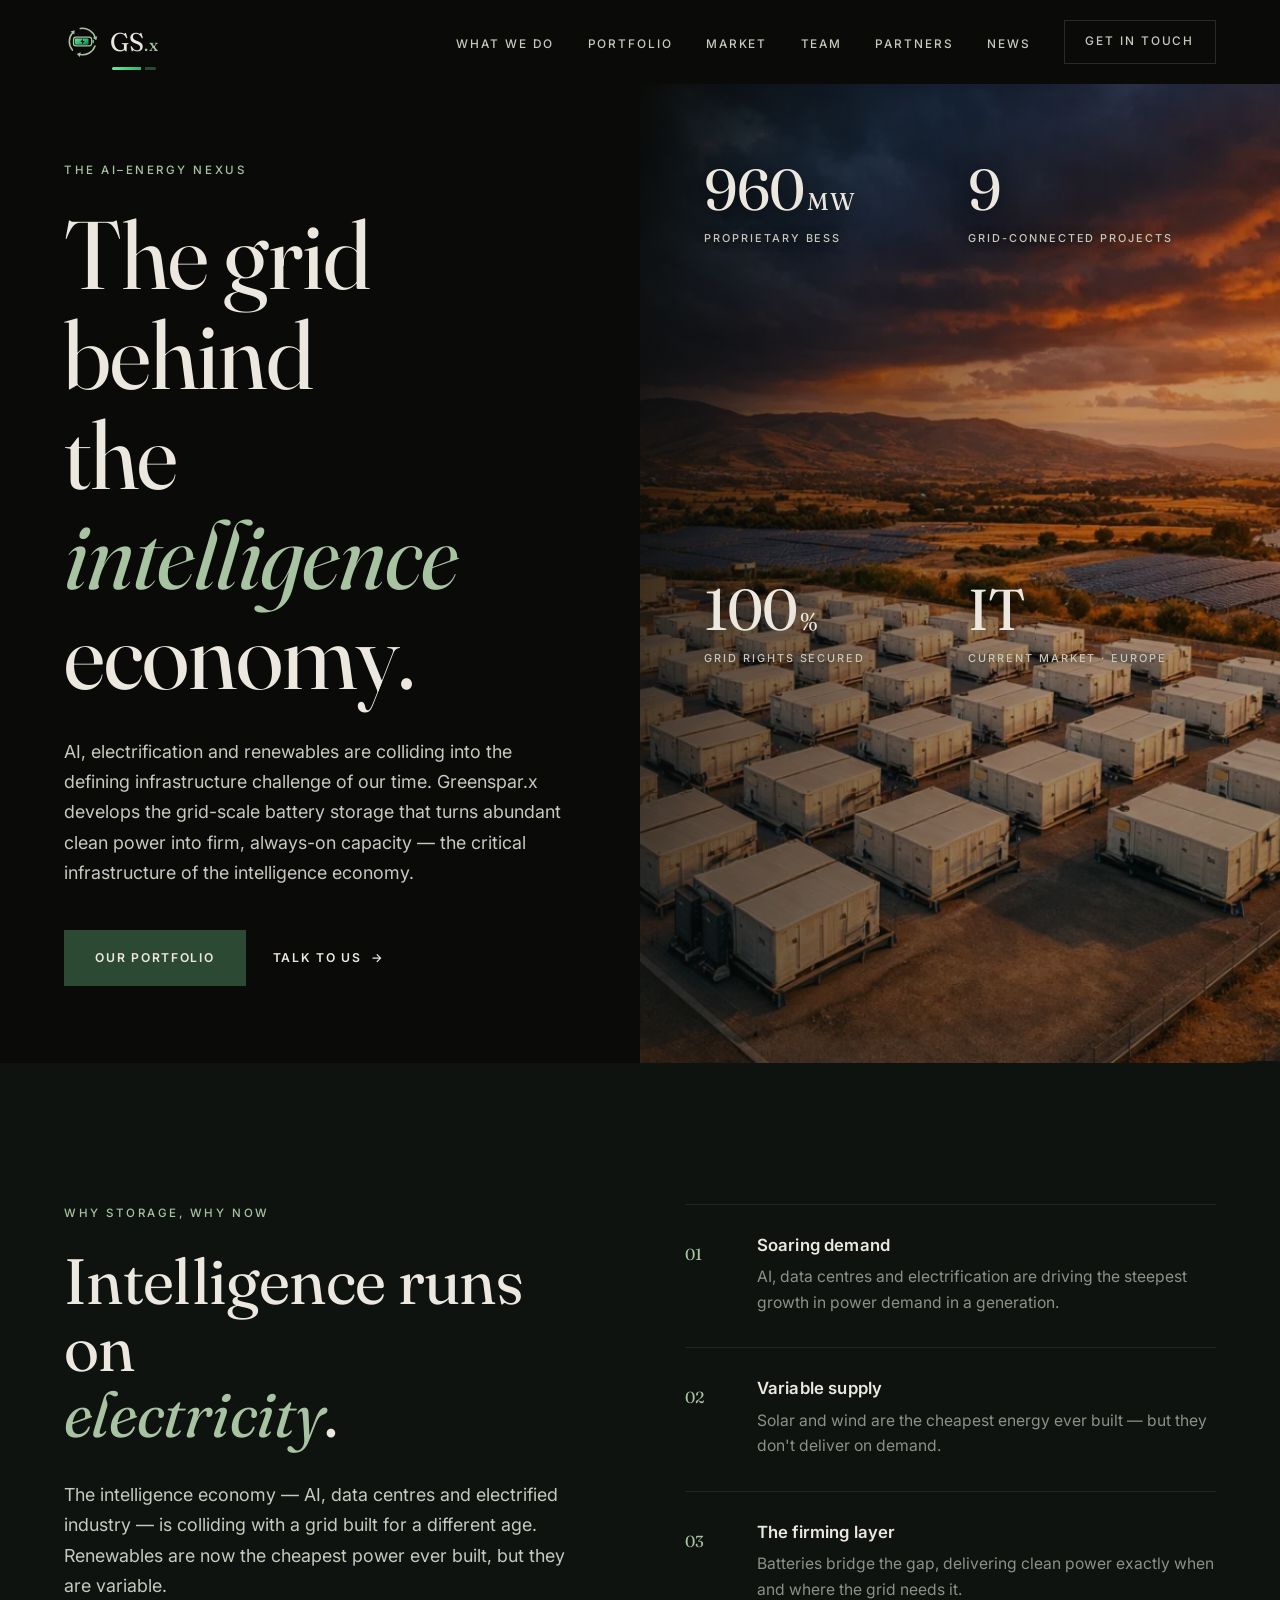
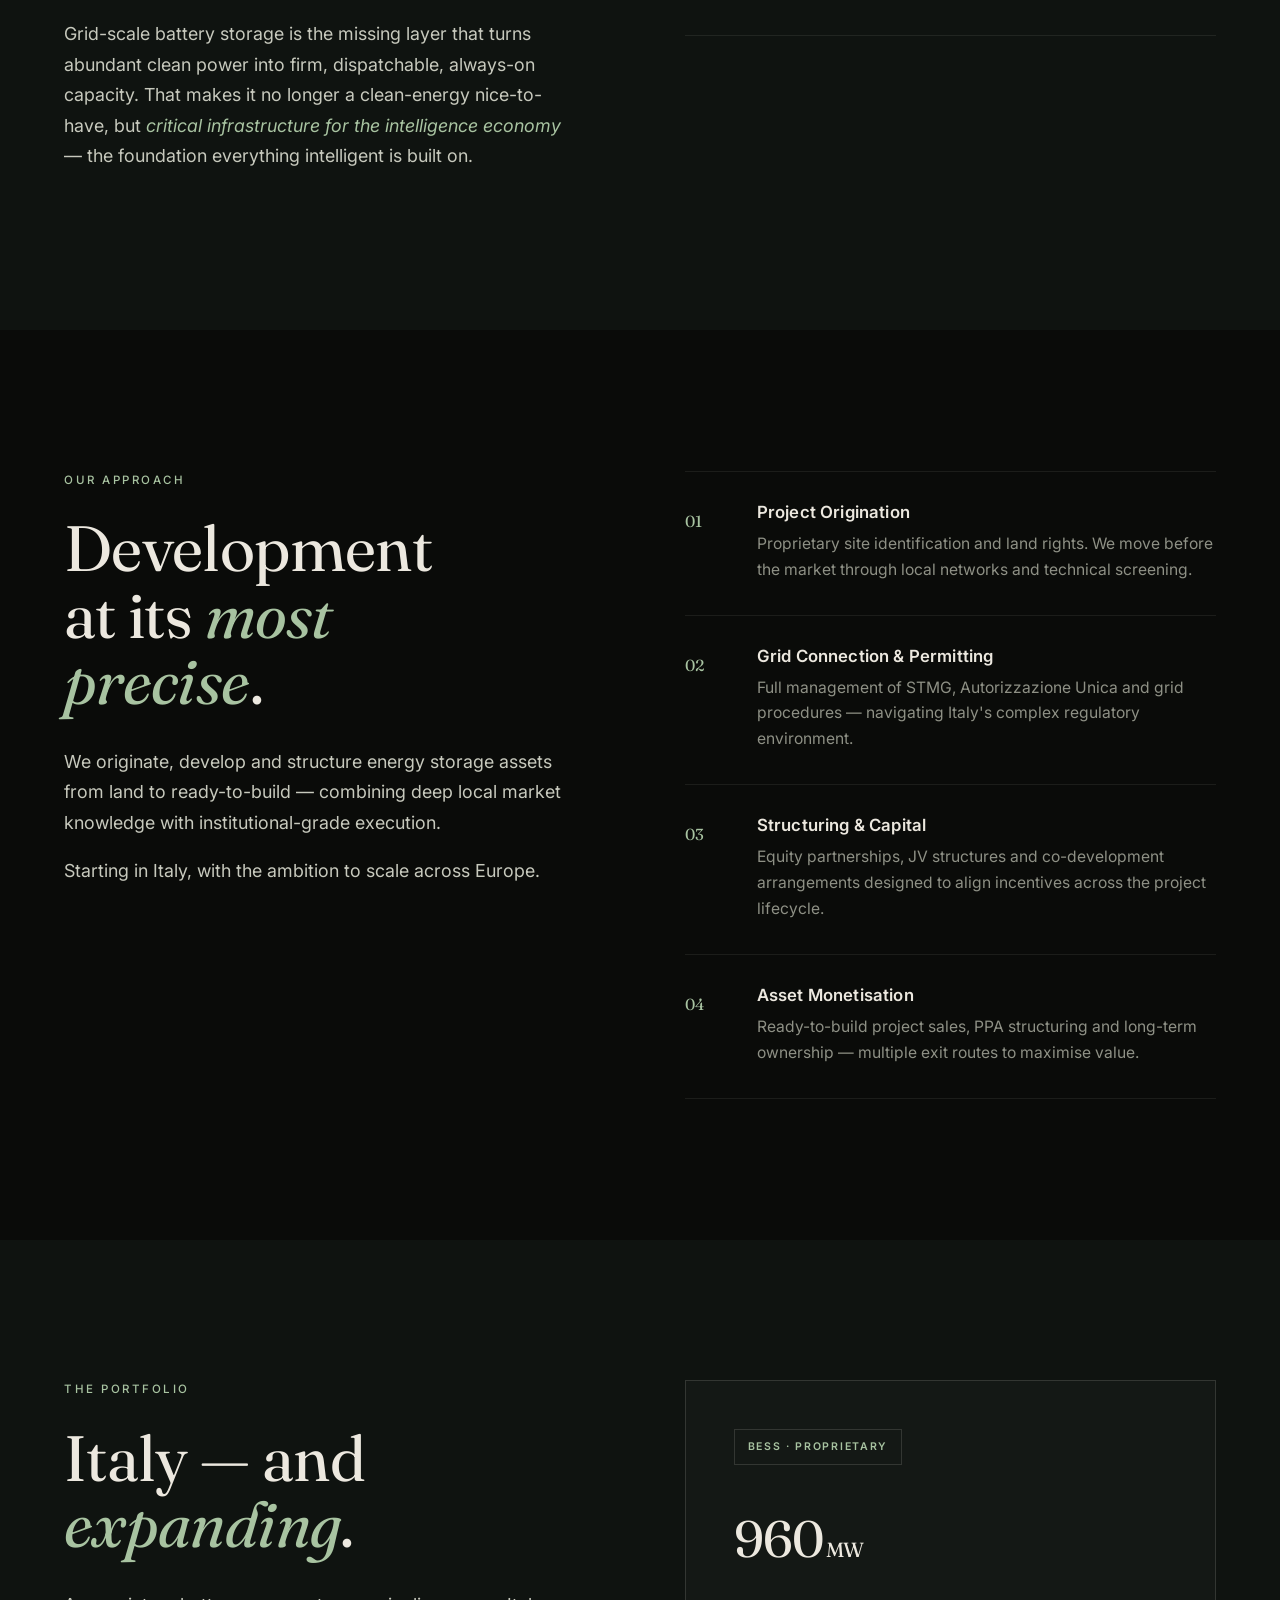
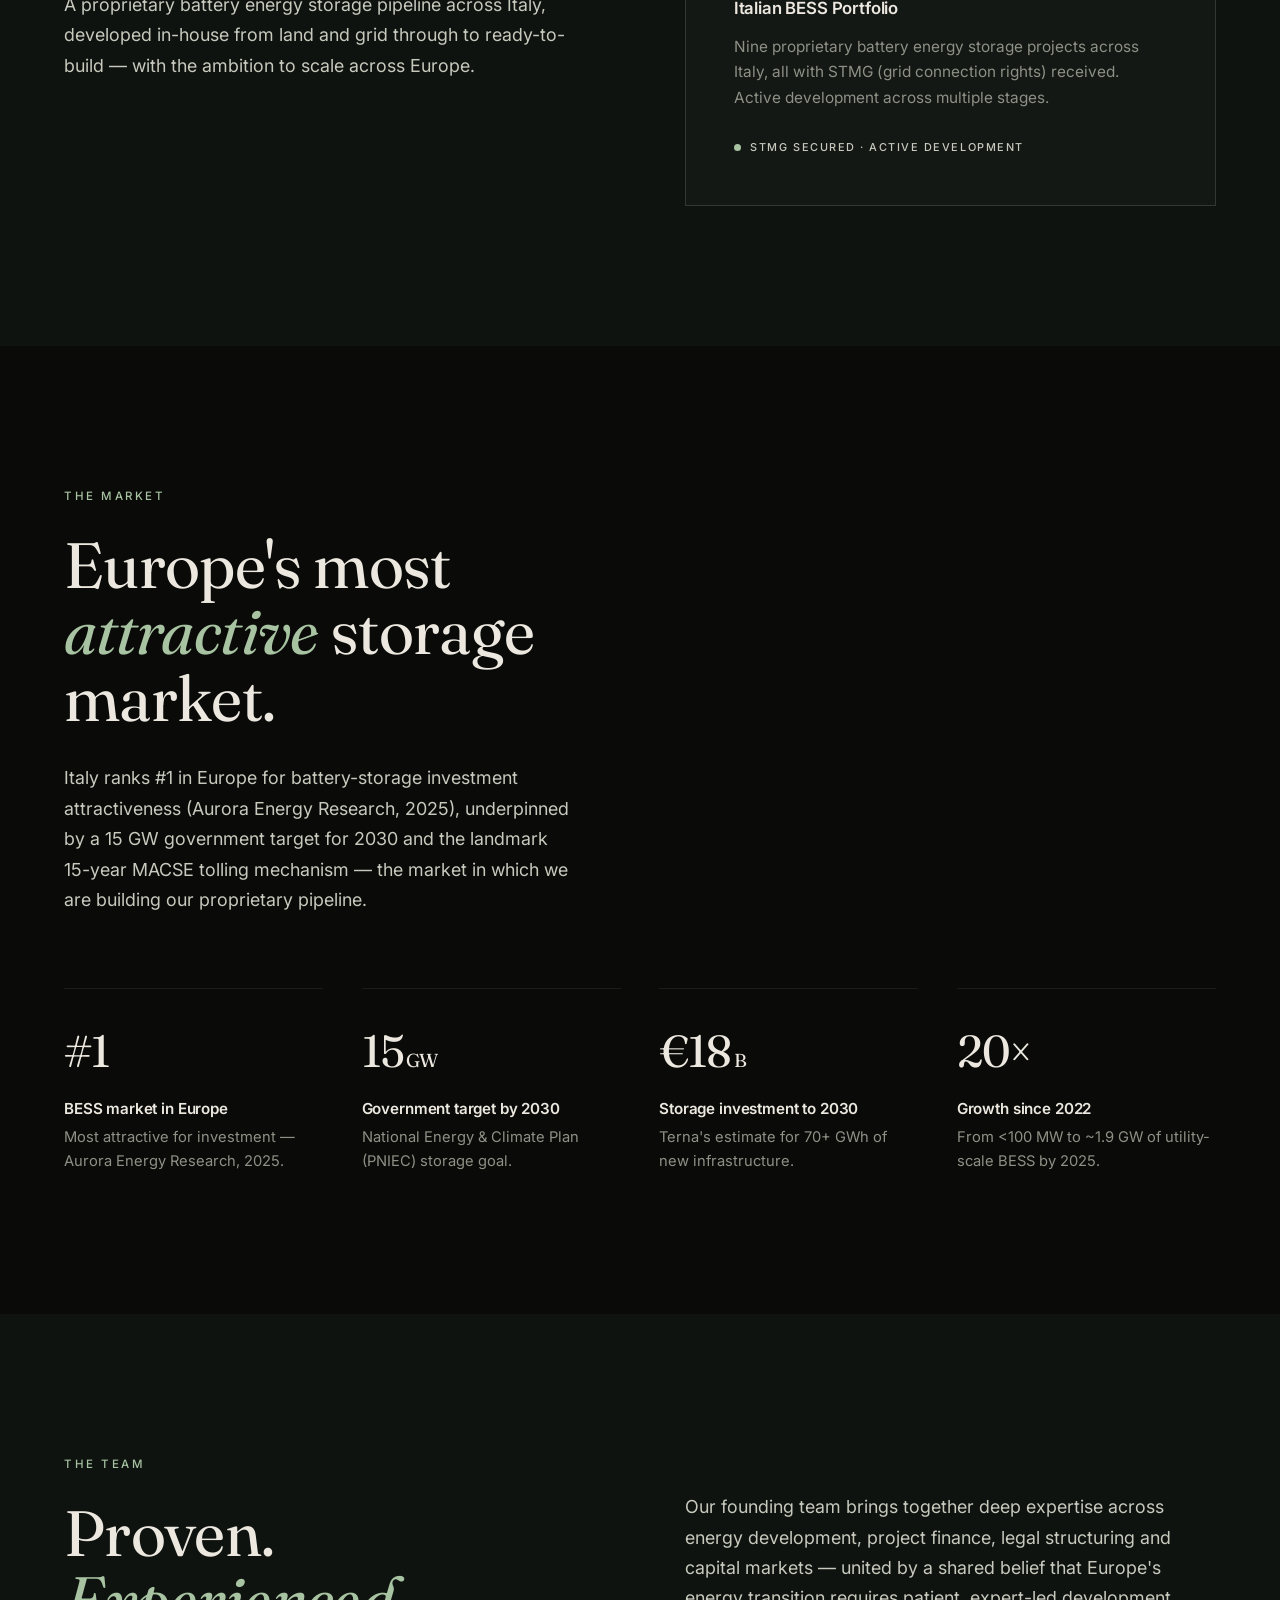
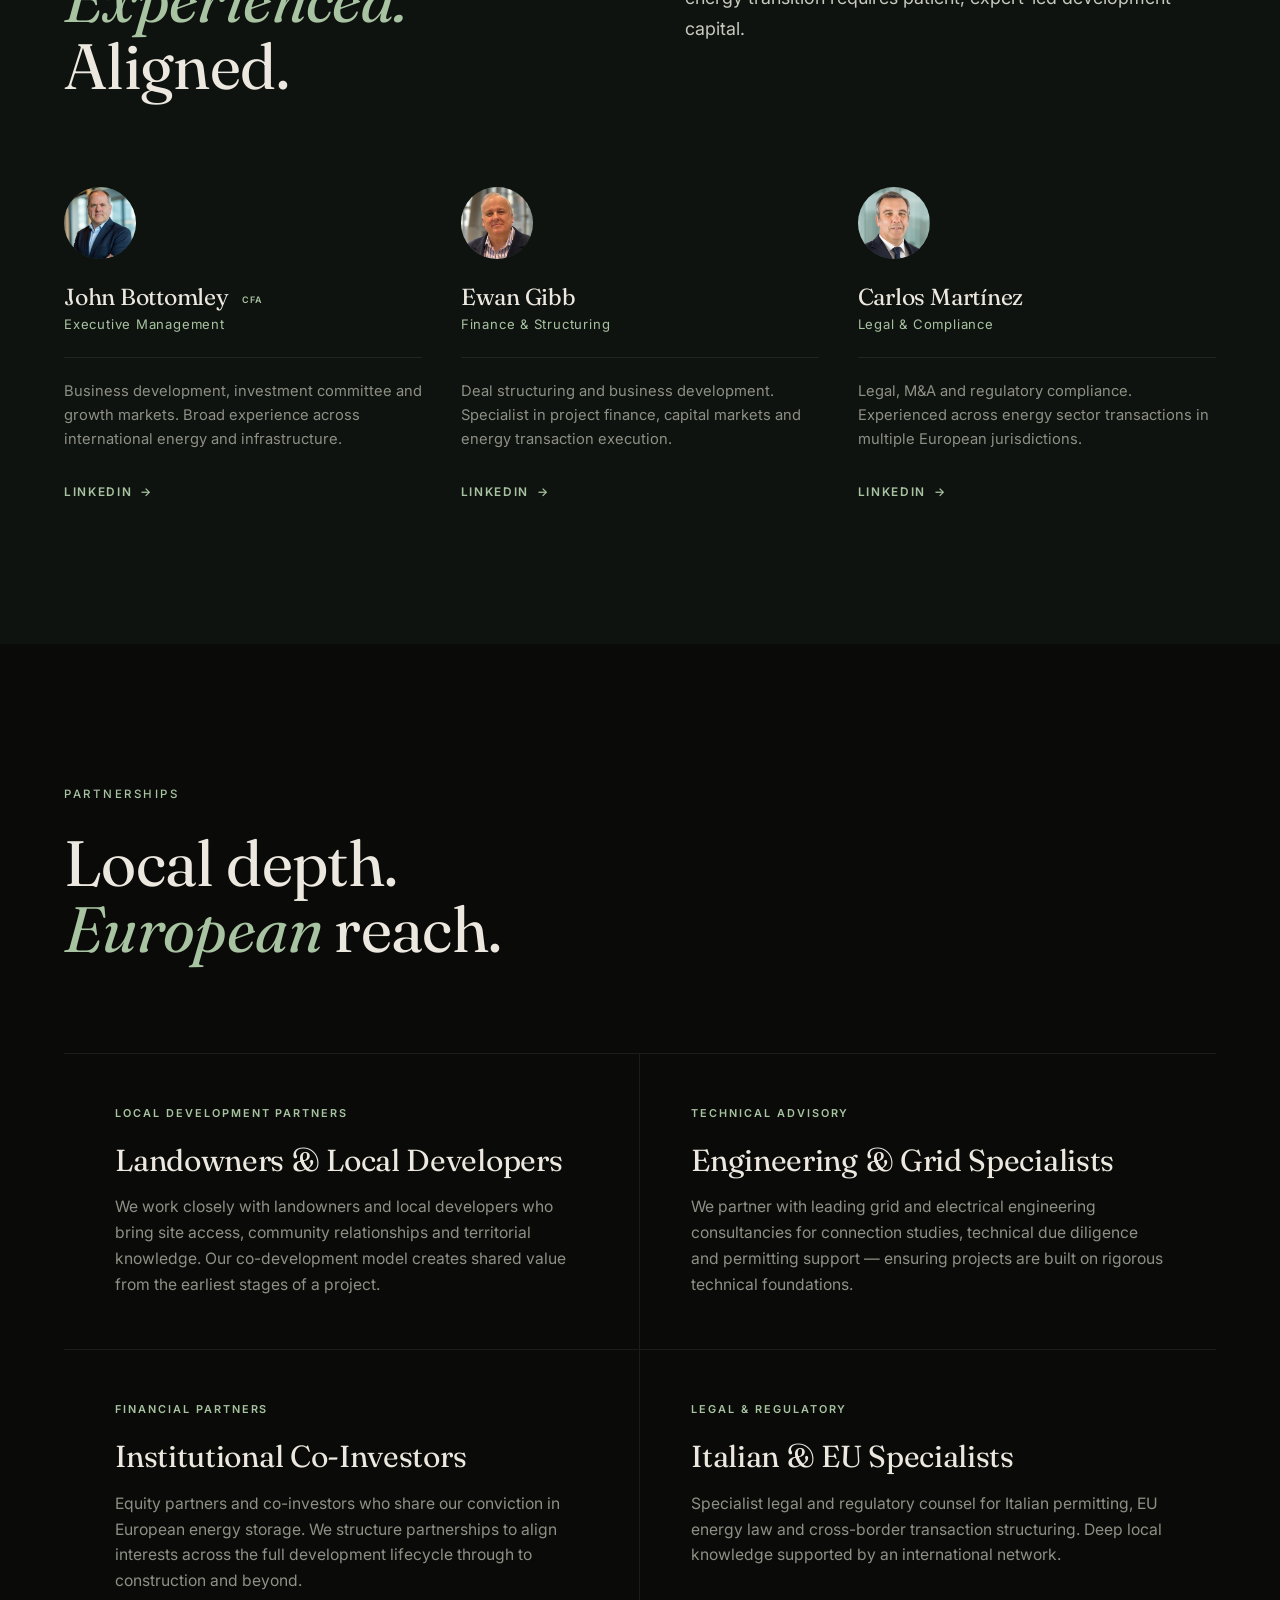
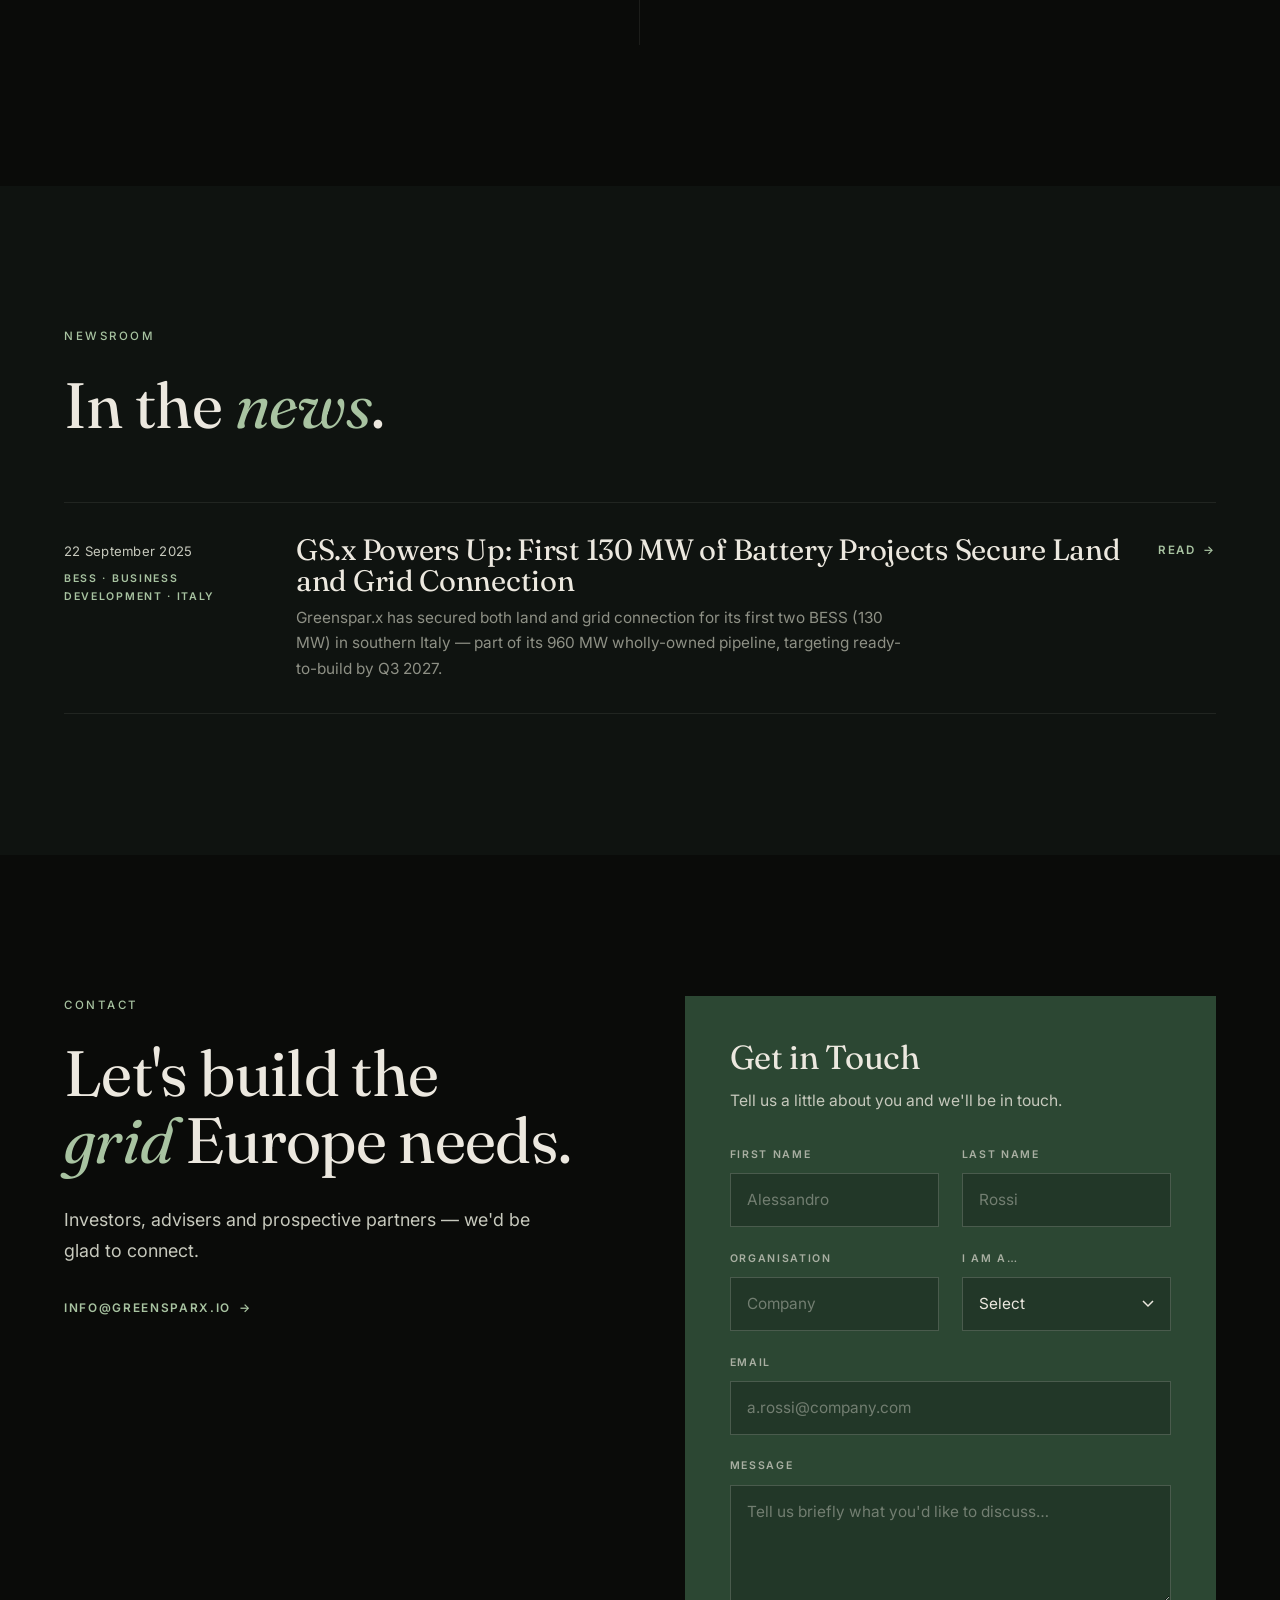
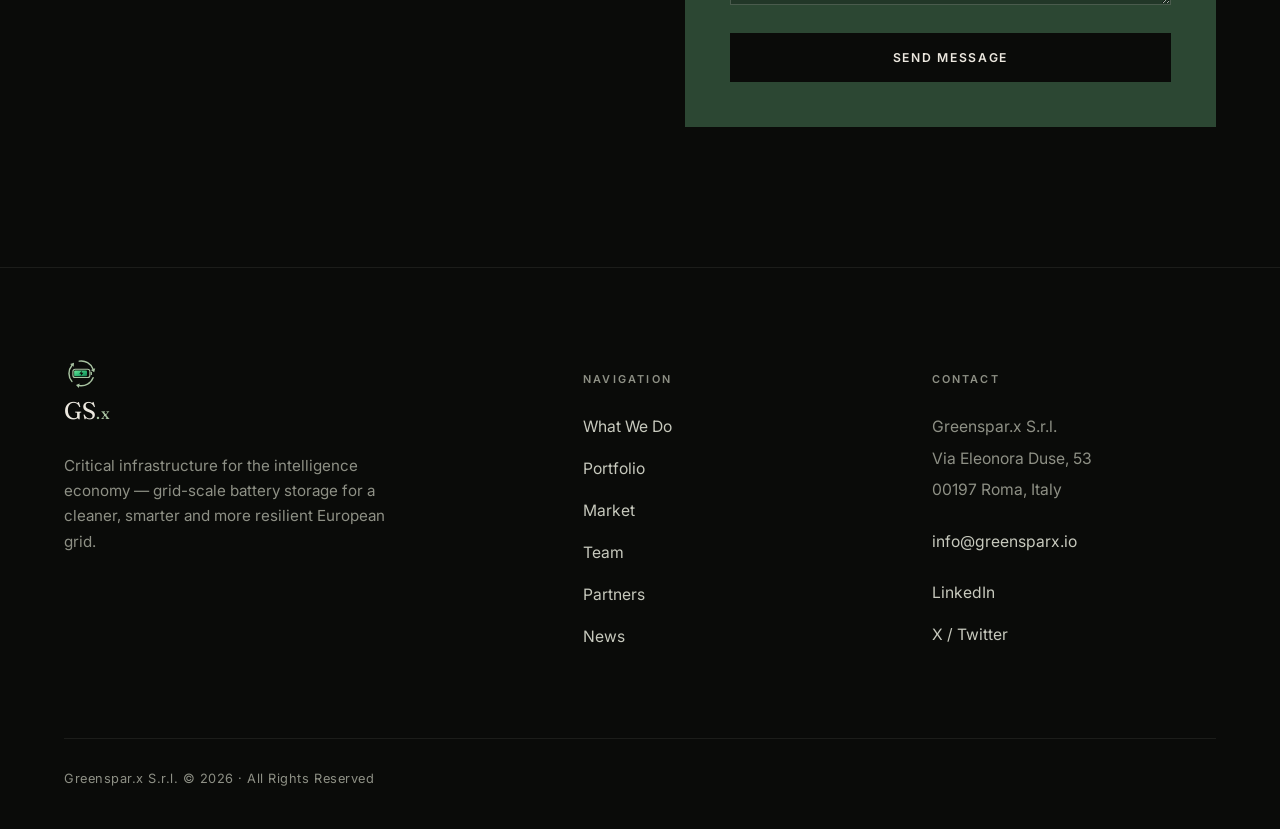
<file: index.html>
<!DOCTYPE html>
<html lang="en">
<head>
  <meta charset="UTF-8" />
  <meta name="viewport" content="width=device-width, initial-scale=1.0" />
  <title>GS.x — Critical Infrastructure for the Intelligence Economy</title>
  <meta name="description" content="Greenspar.x (GS.x) develops grid-scale battery energy storage in Italy — the critical infrastructure powering the intelligence economy and a cleaner, smarter, more resilient European grid." />
  <meta property="og:title" content="GS.x — The grid behind the intelligence economy." />
  <meta property="og:description" content="The intelligence economy runs on electricity. Greenspar.x develops the grid-scale battery storage that turns abundant clean power into firm, always-on capacity — critical infrastructure for the AI era. 960 MW proprietary BESS pipeline in Italy." />
  <meta property="og:type" content="website" />
  <link rel="preconnect" href="https://fonts.googleapis.com" />
  <link rel="preconnect" href="https://fonts.gstatic.com" crossorigin />
  <link href="https://fonts.googleapis.com/css2?family=Fraunces:ital,opsz,wght@0,9..144,300..600;1,9..144,300..500&family=Inter:wght@400;500;600&display=swap" rel="stylesheet" />
  <link rel="icon" type="image/svg+xml" href="assets/favicon.svg" />
  <link rel="alternate icon" href="assets/favicon-32.png" sizes="32x32" type="image/png" />
  <link rel="apple-touch-icon" href="assets/apple-touch-icon.png" />
  <link rel="stylesheet" href="css/styles.css" />
</head>
<body>
  <!-- Header -->
  <header class="site-header">
    <div class="container">
      <nav class="nav" aria-label="Primary">
        <a class="brand" href="#top" aria-label="Greenspar.x home"><svg class="brand-icon" viewBox="-84 -84 168 168" xmlns="http://www.w3.org/2000/svg" aria-hidden="true"><defs><linearGradient id="cfh" x1="0" y1="0" x2="1" y2="1"><stop offset="0" stop-color="#6ee79a"/><stop offset="0.55" stop-color="#2bb673"/><stop offset="1" stop-color="#127a4d"/></linearGradient></defs><g transform="rotate(0.00)"><path d="M 56.38 20.52 A 60 60 0 0 1 -10.42 59.09" fill="none" stroke="#a8c3a1" stroke-width="7" stroke-linecap="round"/><path d="M -26.18 56.31 L -12.33 69.92 L -8.51 48.26 Z" fill="#a8c3a1"/></g><g transform="rotate(120.00)"><path d="M 56.38 20.52 A 60 60 0 0 1 -10.42 59.09" fill="none" stroke="#a8c3a1" stroke-width="7" stroke-linecap="round"/><path d="M -26.18 56.31 L -12.33 69.92 L -8.51 48.26 Z" fill="#a8c3a1"/></g><g transform="rotate(240.00)"><path d="M 56.38 20.52 A 60 60 0 0 1 -10.42 59.09" fill="none" stroke="#a8c3a1" stroke-width="7" stroke-linecap="round"/><path d="M -26.18 56.31 L -12.33 69.92 L -8.51 48.26 Z" fill="#a8c3a1"/></g><rect x="-35" y="-14" width="62" height="28" rx="5" fill="url(#cfh)"/><rect x="-41" y="-20" width="82" height="40" rx="11" fill="none" stroke="#a8c3a1" stroke-width="5.5"/><rect x="45" y="-8" width="6" height="16" rx="3" fill="#a8c3a1"/><path transform="translate(-14.399999999999999,-14.399999999999999) scale(1.2)" fill="#0a0b09" d="M13.5 1 L3.5 13.5 H11 L9 23 L20.5 9.5 H13 Z"/></svg><span class="brand-wm">GS<span class="x">.x</span></span></a>
        <ul class="nav-links">
          <li><a href="#approach">What we do</a></li>
          <li><a href="#portfolio">Portfolio</a></li>
          <li><a href="#market">Market</a></li>
          <li><a href="#team">Team</a></li>
          <li><a href="#partners">Partners</a></li>
          <li><a href="#news">News</a></li>
          <li><a href="#contact" class="btn btn--outline" style="padding:.7rem 1.3rem">Get in touch</a></li>
        </ul>
        <button class="nav-toggle" aria-label="Toggle menu" aria-expanded="false">
          <span></span><span></span><span></span>
        </button>
      </nav>
    </div>
  </header>

  <main id="top">
    <!-- Hero -->
    <section class="hero">
      <div class="hero-grid">
        <div class="hero-copy container-left">
          <p class="eyebrow reveal in">The AI&ndash;Energy Nexus</p>
          <h1 class="h-hero reveal in">The grid behind<br>the <em>intelligence</em><br>economy.</h1>
          <p class="lede reveal in">AI, electrification and renewables are colliding into the defining infrastructure challenge of our time. Greenspar.x develops the grid-scale battery storage that turns abundant clean power into firm, always-on capacity &mdash; the critical infrastructure of the intelligence economy.</p>
          <div class="hero-actions reveal in">
            <a href="#portfolio" class="btn btn--solid">Our portfolio</a>
            <a href="#contact" class="btn btn--text">Talk to us <span class="arrow">&rarr;</span></a>
          </div>
        </div>

        <div class="energy-field" aria-hidden="true">
          <div class="hero-photo"></div>
          <div class="hero-stats">
            <div class="hstat">
              <div class="num figure"><span class="count" data-to="960">960</span><span class="u">MW</span></div>
              <div class="cap">Proprietary BESS</div>
            </div>
            <div class="hstat">
              <div class="num figure"><span class="count" data-to="9">9</span></div>
              <div class="cap">Grid-connected projects</div>
            </div>
            <div class="hstat">
              <div class="num figure"><span class="count" data-to="100">100</span><span class="u">%</span></div>
              <div class="cap">Grid rights secured</div>
            </div>
            <div class="hstat">
              <div class="num figure">IT</div>
              <div class="cap">Current market · Europe</div>
            </div>
          </div>
        </div>
      </div>
    </section>


    <!-- Thesis: the AI-energy nexus -->
    <section class="section section--alt" id="thesis">
      <div class="container split split--top">
        <div class="section-head reveal">
          <p class="eyebrow">Why storage, why now</p>
          <h2 class="h-section">Intelligence runs on<br><em>electricity</em>.</h2>
          <p class="lede" style="margin-top:2rem">The intelligence economy &mdash; AI, data centres and electrified industry &mdash; is colliding with a grid built for a different age. Renewables are now the cheapest power ever built, but they are variable.</p>
          <p class="lede">Grid-scale battery storage is the missing layer that turns abundant clean power into firm, dispatchable, always-on capacity. That makes it no longer a clean-energy nice-to-have, but <em>critical infrastructure for the intelligence economy</em> &mdash; the foundation everything intelligent is built on.</p>
        </div>
        <div class="steps reveal">
          <div class="step">
            <div class="idx">01</div>
            <div><h3>Soaring demand</h3><p>AI, data centres and electrification are driving the steepest growth in power demand in a generation.</p></div>
          </div>
          <div class="step">
            <div class="idx">02</div>
            <div><h3>Variable supply</h3><p>Solar and wind are the cheapest energy ever built &mdash; but they don't deliver on demand.</p></div>
          </div>
          <div class="step">
            <div class="idx">03</div>
            <div><h3>The firming layer</h3><p>Batteries bridge the gap, delivering clean power exactly when and where the grid needs it.</p></div>
          </div>
        </div>
      </div>
    </section>

    <!-- Approach / What we do -->
    <section class="section" id="approach">
      <div class="container split split--top">
        <div class="section-head reveal">
          <p class="eyebrow">Our approach</p>
          <h2 class="h-section">Development<br>at its <em>most</em><br><em>precise</em>.</h2>
          <p class="lede" style="margin-top:2rem">We originate, develop and structure energy storage assets from land to ready-to-build — combining deep local market knowledge with institutional-grade execution.</p>
          <p class="lede">Starting in Italy, with the ambition to scale across Europe.</p>
        </div>

        <div class="steps reveal">
          <div class="step">
            <div class="idx">01</div>
            <div>
              <h3>Project Origination</h3>
              <p>Proprietary site identification and land rights. We move before the market through local networks and technical screening.</p>
            </div>
          </div>
          <div class="step">
            <div class="idx">02</div>
            <div>
              <h3>Grid Connection &amp; Permitting</h3>
              <p>Full management of STMG, Autorizzazione Unica and grid procedures — navigating Italy's complex regulatory environment.</p>
            </div>
          </div>
          <div class="step">
            <div class="idx">03</div>
            <div>
              <h3>Structuring &amp; Capital</h3>
              <p>Equity partnerships, JV structures and co-development arrangements designed to align incentives across the project lifecycle.</p>
            </div>
          </div>
          <div class="step">
            <div class="idx">04</div>
            <div>
              <h3>Asset Monetisation</h3>
              <p>Ready-to-build project sales, PPA structuring and long-term ownership — multiple exit routes to maximise value.</p>
            </div>
          </div>
        </div>
      </div>
    </section>

    <!-- Portfolio -->
    <section class="section section--alt" id="portfolio">
      <div class="container split split--top">
        <div class="section-head reveal">
          <p class="eyebrow">The portfolio</p>
          <h2 class="h-section">Italy — and<br><em>expanding</em>.</h2>
          <p class="lede" style="margin-top:2rem">A proprietary battery energy storage pipeline across Italy, developed in-house from land and grid through to ready-to-build — with the ambition to scale across Europe.</p>
        </div>

        <div class="reveal">
          <article class="pcard pcard--feature">
            <span class="tag">BESS · Proprietary</span>
            <div class="num figure">960<span class="u">MW</span></div>
            <h3>Italian BESS Portfolio</h3>
            <p>Nine proprietary battery energy storage projects across Italy, all with STMG (grid connection rights) received. Active development across multiple stages.</p>
            <span class="status">STMG secured · Active development</span>
          </article>
        </div>
      </div>
    </section>

    <!-- Market -->
    <section class="section" id="market">
      <div class="container">
        <div class="section-head reveal">
          <p class="eyebrow">The market</p>
          <h2 class="h-section">Europe's most<br><em>attractive</em> storage market.</h2>
          <p class="lede" style="margin-top:2rem">Italy ranks #1 in Europe for battery-storage investment attractiveness (Aurora Energy Research, 2025), underpinned by a 15 GW government target for 2030 and the landmark 15-year MACSE tolling mechanism — the market in which we are building our proprietary pipeline.</p>
        </div>

        <div class="invest-grid reveal" style="grid-template-columns:repeat(4,1fr);margin-top:clamp(2.5rem,6vw,4.5rem)">
          <div class="ipoint">
            <div class="num figure">#1</div>
            <h3>BESS market in Europe</h3>
            <p>Most attractive for investment — Aurora Energy Research, 2025.</p>
          </div>
          <div class="ipoint">
            <div class="num figure">15<span class="u">GW</span></div>
            <h3>Government target by 2030</h3>
            <p>National Energy &amp; Climate Plan (PNIEC) storage goal.</p>
          </div>
          <div class="ipoint">
            <div class="num figure">&euro;18<span class="u">B</span></div>
            <h3>Storage investment to 2030</h3>
            <p>Terna's estimate for 70+ GWh of new infrastructure.</p>
          </div>
          <div class="ipoint">
            <div class="num figure">20&times;</div>
            <h3>Growth since 2022</h3>
            <p>From &lt;100 MW to ~1.9 GW of utility-scale BESS by 2025.</p>
          </div>
        </div>
      </div>
    </section>

    <!-- Team -->
    <section class="section section--alt" id="team">
      <div class="container">
        <div class="split team-intro">
          <div class="reveal">
            <p class="eyebrow">The team</p>
            <h2 class="h-section">Proven.<br><em>Experienced.</em><br>Aligned.</h2>
          </div>
          <div class="reveal" style="align-self:center">
            <p class="lede measure">Our founding team brings together deep expertise across energy development, project finance, legal structuring and capital markets — united by a shared belief that Europe's energy transition requires patient, expert-led development capital.</p>
          </div>
        </div>

        <div class="team-grid">
          <article class="member reveal">
            <div class="avatar" aria-hidden="true"><img class="avatar-img" src="assets/team/Bottomley.png" alt="" onerror="this.remove()" />JB</div>
            <h3>John Bottomley <span class="cred-inline">CFA</span></h3>
            <div class="role">Executive Management</div>
            <div class="sep"></div>
            <p>Business development, investment committee and growth markets. Broad experience across international energy and infrastructure.</p>
            <a class="link-arrow" href="https://www.linkedin.com/in/johnbottomley/" target="_blank" rel="noopener">LinkedIn <span class="arrow">&rarr;</span></a>
          </article>
          <article class="member reveal">
            <div class="avatar" aria-hidden="true"><img class="avatar-img" src="assets/team/Gibb.png" alt="" onerror="this.remove()" />EG</div>
            <h3>Ewan Gibb</h3>
            <div class="role">Finance &amp; Structuring</div>
            <div class="sep"></div>
            <p>Deal structuring and business development. Specialist in project finance, capital markets and energy transaction execution.</p>
            <a class="link-arrow" href="https://www.linkedin.com/in/ewan-gibb-37182913/" target="_blank" rel="noopener">LinkedIn <span class="arrow">&rarr;</span></a>
          </article>
          <article class="member reveal">
            <div class="avatar" aria-hidden="true"><img class="avatar-img" src="assets/team/Martinez.png" alt="" onerror="this.remove()" />CM</div>
            <h3>Carlos Martínez</h3>
            <div class="role">Legal &amp; Compliance</div>
            <div class="sep"></div>
            <p>Legal, M&amp;A and regulatory compliance. Experienced across energy sector transactions in multiple European jurisdictions.</p>
            <a class="link-arrow" href="https://www.linkedin.com/in/carlos-mart%C3%ADnez-sanz-a2237263/" target="_blank" rel="noopener">LinkedIn <span class="arrow">&rarr;</span></a>
          </article>
        </div>
      </div>
    </section>

    <!-- Partners -->
    <section class="section" id="partners">
      <div class="container">
        <div class="section-head reveal">
          <p class="eyebrow">Partnerships</p>
          <h2 class="h-section">Local depth.<br><em>European</em> reach.</h2>
        </div>

        <div class="partners-grid">
          <div class="partner reveal">
            <div class="label">Local Development Partners</div>
            <h3>Landowners &amp; Local Developers</h3>
            <p>We work closely with landowners and local developers who bring site access, community relationships and territorial knowledge. Our co-development model creates shared value from the earliest stages of a project.</p>
          </div>
          <div class="partner reveal">
            <div class="label">Technical Advisory</div>
            <h3>Engineering &amp; Grid Specialists</h3>
            <p>We partner with leading grid and electrical engineering consultancies for connection studies, technical due diligence and permitting support — ensuring projects are built on rigorous technical foundations.</p>
          </div>
          <div class="partner reveal">
            <div class="label">Financial Partners</div>
            <h3>Institutional Co-Investors</h3>
            <p>Equity partners and co-investors who share our conviction in European energy storage. We structure partnerships to align interests across the full development lifecycle through to construction and beyond.</p>
          </div>
          <div class="partner reveal">
            <div class="label">Legal &amp; Regulatory</div>
            <h3>Italian &amp; EU Specialists</h3>
            <p>Specialist legal and regulatory counsel for Italian permitting, EU energy law and cross-border transaction structuring. Deep local knowledge supported by an international network.</p>
          </div>
        </div>
      </div>
    </section>

    <!-- News -->
    <section class="section section--alt" id="news">
      <div class="container">
        <div class="section-head reveal">
          <p class="eyebrow">Newsroom</p>
          <h2 class="h-section">In the <em>news</em>.</h2>
        </div>

        <div class="news-list reveal">
          <a class="news-item" href="news-gsx-powers-up.html">
            <div class="news-meta">
              <span class="date">22 September 2025</span>
              <span class="cat">BESS · Business Development · Italy</span>
            </div>
            <div class="news-body">
              <h3>GS.x Powers Up: First 130 MW of Battery Projects Secure Land and Grid Connection</h3>
              <p>Greenspar.x has secured both land and grid connection for its first two BESS (130 MW) in southern Italy — part of its 960 MW wholly-owned pipeline, targeting ready-to-build by Q3 2027.</p>
            </div>
            <span class="news-read">Read <span class="arrow">&rarr;</span></span>
          </a>
        </div>
      </div>
    </section>

    <!-- Contact / Get in touch -->
    <section class="section" id="contact">
      <div class="container split split--top">
        <div class="reveal">
          <p class="eyebrow">Contact</p>
          <h2 class="h-section">Let's build the<br><em>grid</em> Europe needs.</h2>
          <p class="lede" style="margin-top:2rem">Investors, advisers and prospective partners — we'd be glad to connect.</p>
          <div style="margin-top:1.6rem">
            <a class="link-arrow" href="mailto:info@greensparx.io">info@greensparx.io <span class="arrow">&rarr;</span></a>
          </div>
        </div>

        <div class="reveal">
          <div class="form-panel">
            <h3>Get in Touch</h3>
            <p class="intro">Tell us a little about you and we'll be in touch.</p>
            <form data-contact-form action="https://formsubmit.co/info@greensparx.io" method="POST" novalidate>
              <input type="hidden" name="_subject" value="New enquiry from greensparx.io" />
              <input type="hidden" name="_captcha" value="false" />
              <input type="hidden" name="_template" value="table" />
              <input type="text" name="_honey" style="display:none" tabindex="-1" autocomplete="off" aria-hidden="true" />
              <div class="form-grid">
                <div class="field">
                  <label for="fname">First name</label>
                  <input id="fname" name="fname" type="text" placeholder="Alessandro" />
                </div>
                <div class="field">
                  <label for="lname">Last name</label>
                  <input id="lname" name="lname" type="text" placeholder="Rossi" />
                </div>
                <div class="field">
                  <label for="org">Organisation</label>
                  <input id="org" name="org" type="text" placeholder="Company" />
                </div>
                <div class="field">
                  <label for="role">I am a&hellip;</label>
                  <select id="role" name="role">
                    <option value="" selected disabled>Select</option>
                    <option>Investor</option>
                    <option>Adviser</option>
                    <option>Prospective partner</option>
                    <option>Landowner / developer</option>
                    <option>Other</option>
                  </select>
                </div>
                <div class="field full">
                  <label for="email">Email</label>
                  <input id="email" name="email" type="email" placeholder="a.rossi@company.com" />
                </div>
                <div class="field full">
                  <label for="message">Message</label>
                  <textarea id="message" name="message" placeholder="Tell us briefly what you'd like to discuss&hellip;"></textarea>
                </div>
              </div>
              <button type="submit" class="btn btn-send">Send message</button>
              <p class="form-note" data-form-note hidden></p>
            </form>
          </div>
        </div>
      </div>
    </section>

  </main>

  <!-- Footer -->
  <footer class="site-footer">
    <div class="container">
      <div class="footer-top">
        <div class="footer-brand">
          <a class="brand" href="#top"><svg class="brand-icon" viewBox="-84 -84 168 168" xmlns="http://www.w3.org/2000/svg" aria-hidden="true"><defs><linearGradient id="cff" x1="0" y1="0" x2="1" y2="1"><stop offset="0" stop-color="#6ee79a"/><stop offset="0.55" stop-color="#2bb673"/><stop offset="1" stop-color="#127a4d"/></linearGradient></defs><g transform="rotate(0.00)"><path d="M 56.38 20.52 A 60 60 0 0 1 -10.42 59.09" fill="none" stroke="#a8c3a1" stroke-width="7" stroke-linecap="round"/><path d="M -26.18 56.31 L -12.33 69.92 L -8.51 48.26 Z" fill="#a8c3a1"/></g><g transform="rotate(120.00)"><path d="M 56.38 20.52 A 60 60 0 0 1 -10.42 59.09" fill="none" stroke="#a8c3a1" stroke-width="7" stroke-linecap="round"/><path d="M -26.18 56.31 L -12.33 69.92 L -8.51 48.26 Z" fill="#a8c3a1"/></g><g transform="rotate(240.00)"><path d="M 56.38 20.52 A 60 60 0 0 1 -10.42 59.09" fill="none" stroke="#a8c3a1" stroke-width="7" stroke-linecap="round"/><path d="M -26.18 56.31 L -12.33 69.92 L -8.51 48.26 Z" fill="#a8c3a1"/></g><rect x="-35" y="-14" width="62" height="28" rx="5" fill="url(#cff)"/><rect x="-41" y="-20" width="82" height="40" rx="11" fill="none" stroke="#a8c3a1" stroke-width="5.5"/><rect x="45" y="-8" width="6" height="16" rx="3" fill="#a8c3a1"/><path transform="translate(-14.399999999999999,-14.399999999999999) scale(1.2)" fill="#0a0b09" d="M13.5 1 L3.5 13.5 H11 L9 23 L20.5 9.5 H13 Z"/></svg><span class="brand-wm">GS<span class="x">.x</span></span></a>
          <p>Critical infrastructure for the intelligence economy &mdash; grid-scale battery storage for a cleaner, smarter and more resilient European grid.</p>
        </div>
        <div class="footer-col">
          <h4>Navigation</h4>
          <a href="#approach">What We Do</a>
          <a href="#portfolio">Portfolio</a>
          <a href="#market">Market</a>
          <a href="#team">Team</a>
          <a href="#partners">Partners</a>
          <a href="#news">News</a>
        </div>
        <div class="footer-col">
          <h4>Contact</h4>
          <p class="addr">Greenspar.x S.r.l.</p>
          <p class="addr">Via Eleonora Duse, 53</p>
          <p class="addr">00197 Roma, Italy</p>
          <a class="gap" href="mailto:info@greensparx.io">info@greensparx.io</a>
          <a class="gap" href="https://www.linkedin.com/company/greensparxltd/" target="_blank" rel="noopener">LinkedIn</a>
          <a href="https://x.com/greensparXLtd" target="_blank" rel="noopener">X / Twitter</a>
        </div>
      </div>
      <div class="footer-bottom">Greenspar.x S.r.l. &copy; <span data-year>2026</span> &middot; All Rights Reserved</div>
    </div>
  </footer>

  <script src="js/main.js"></script>
</body>
</html>
</file>
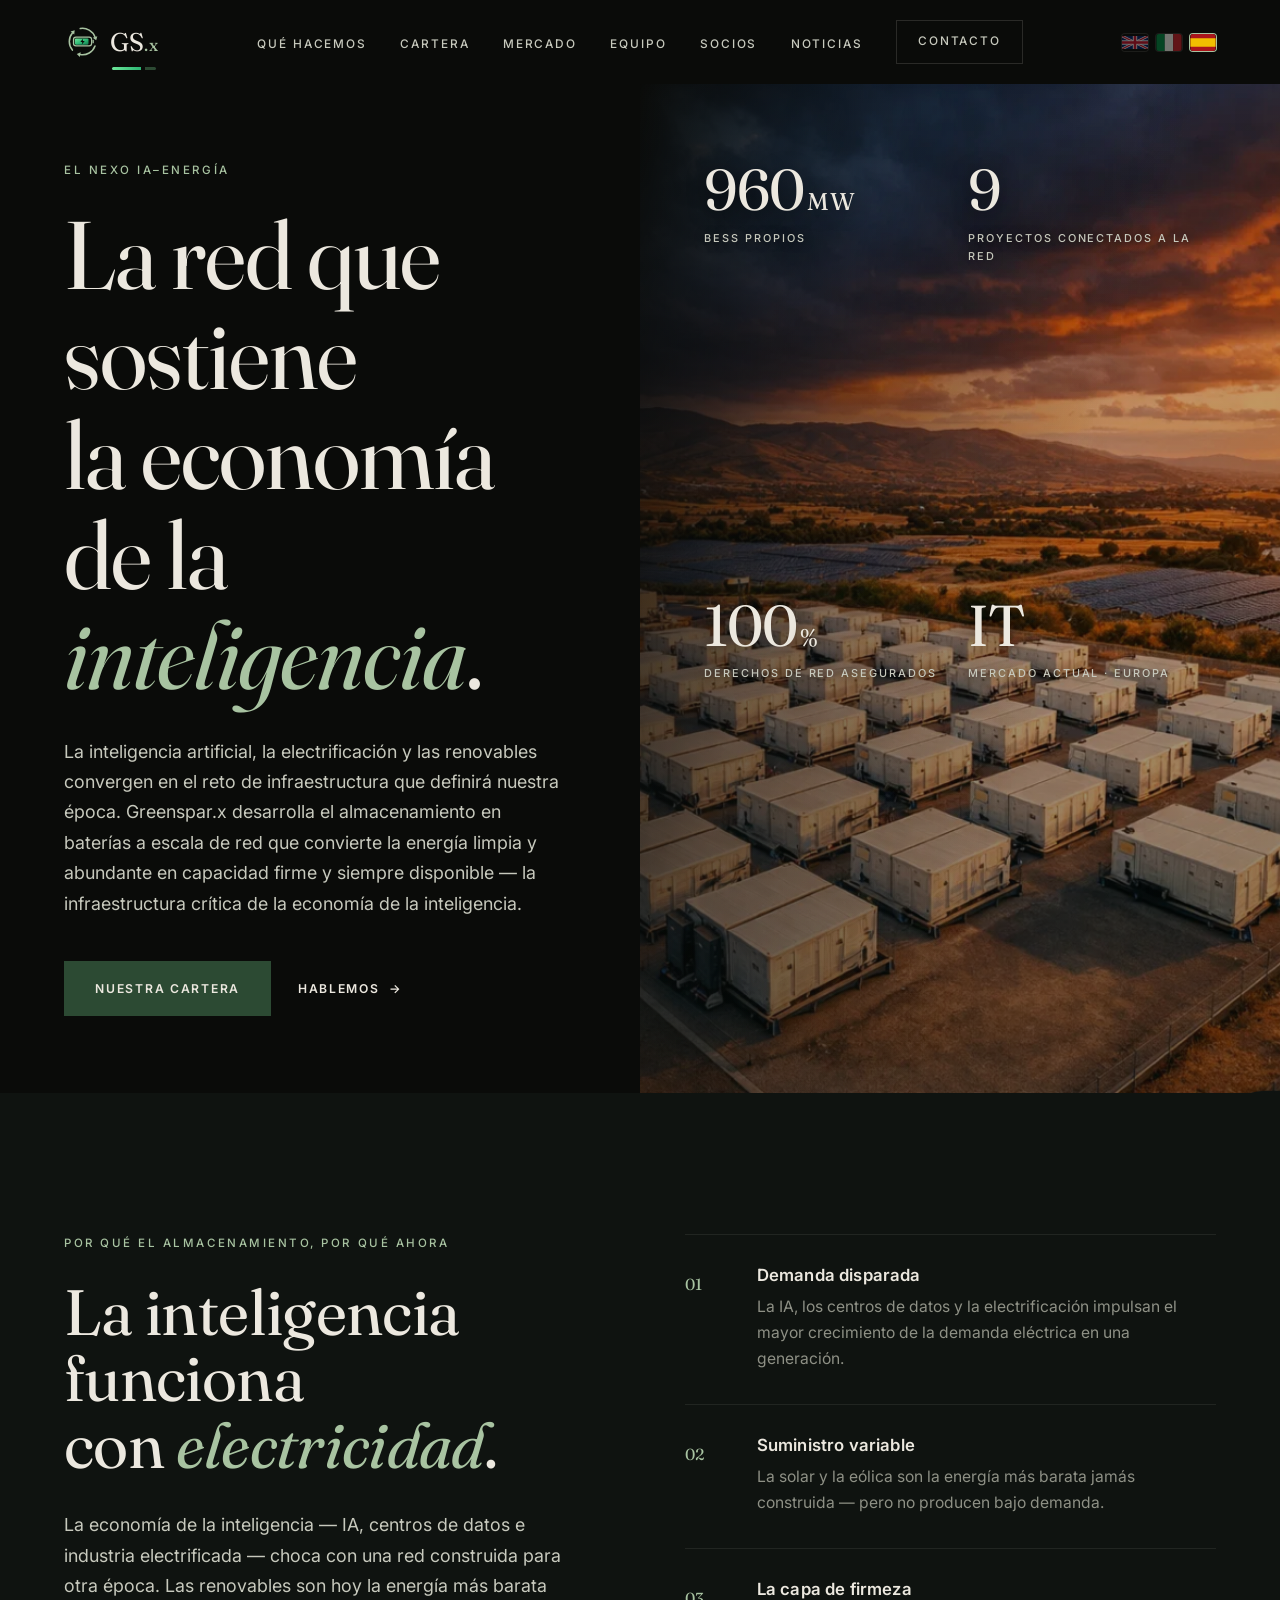
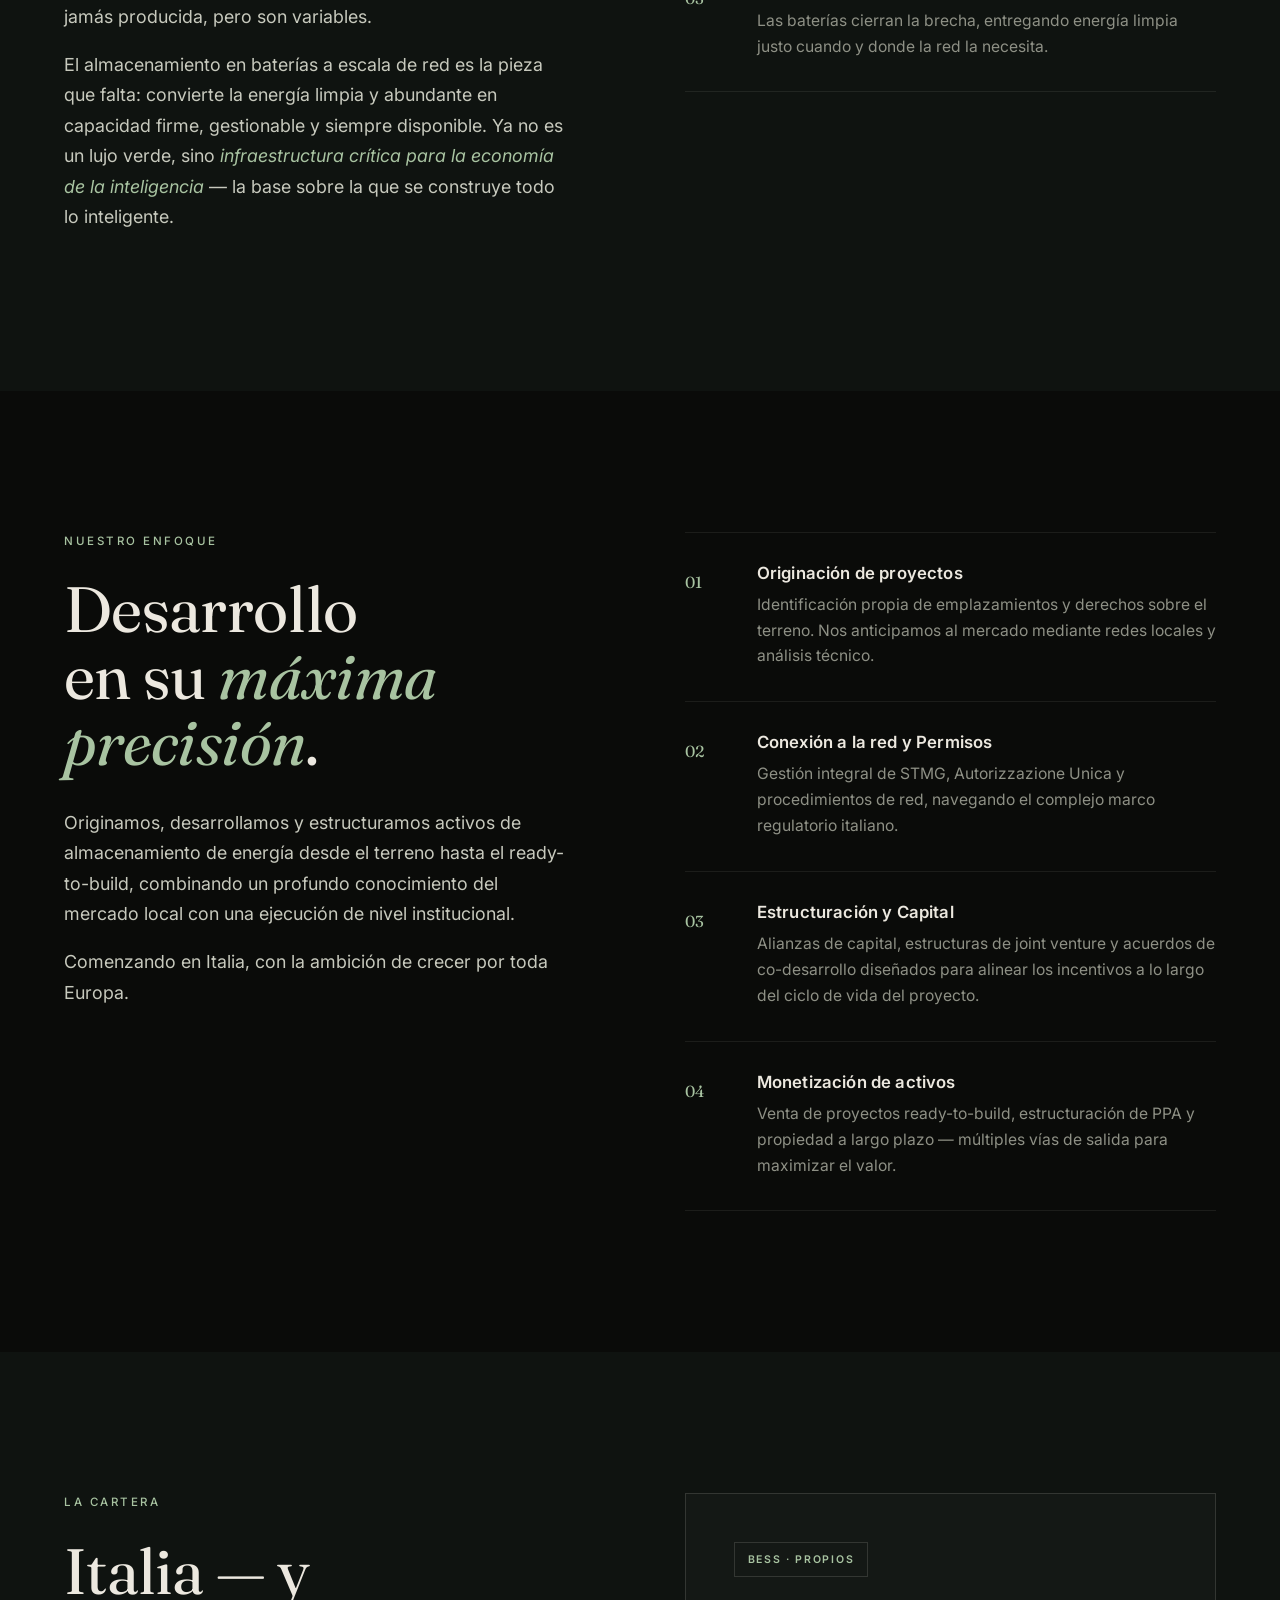
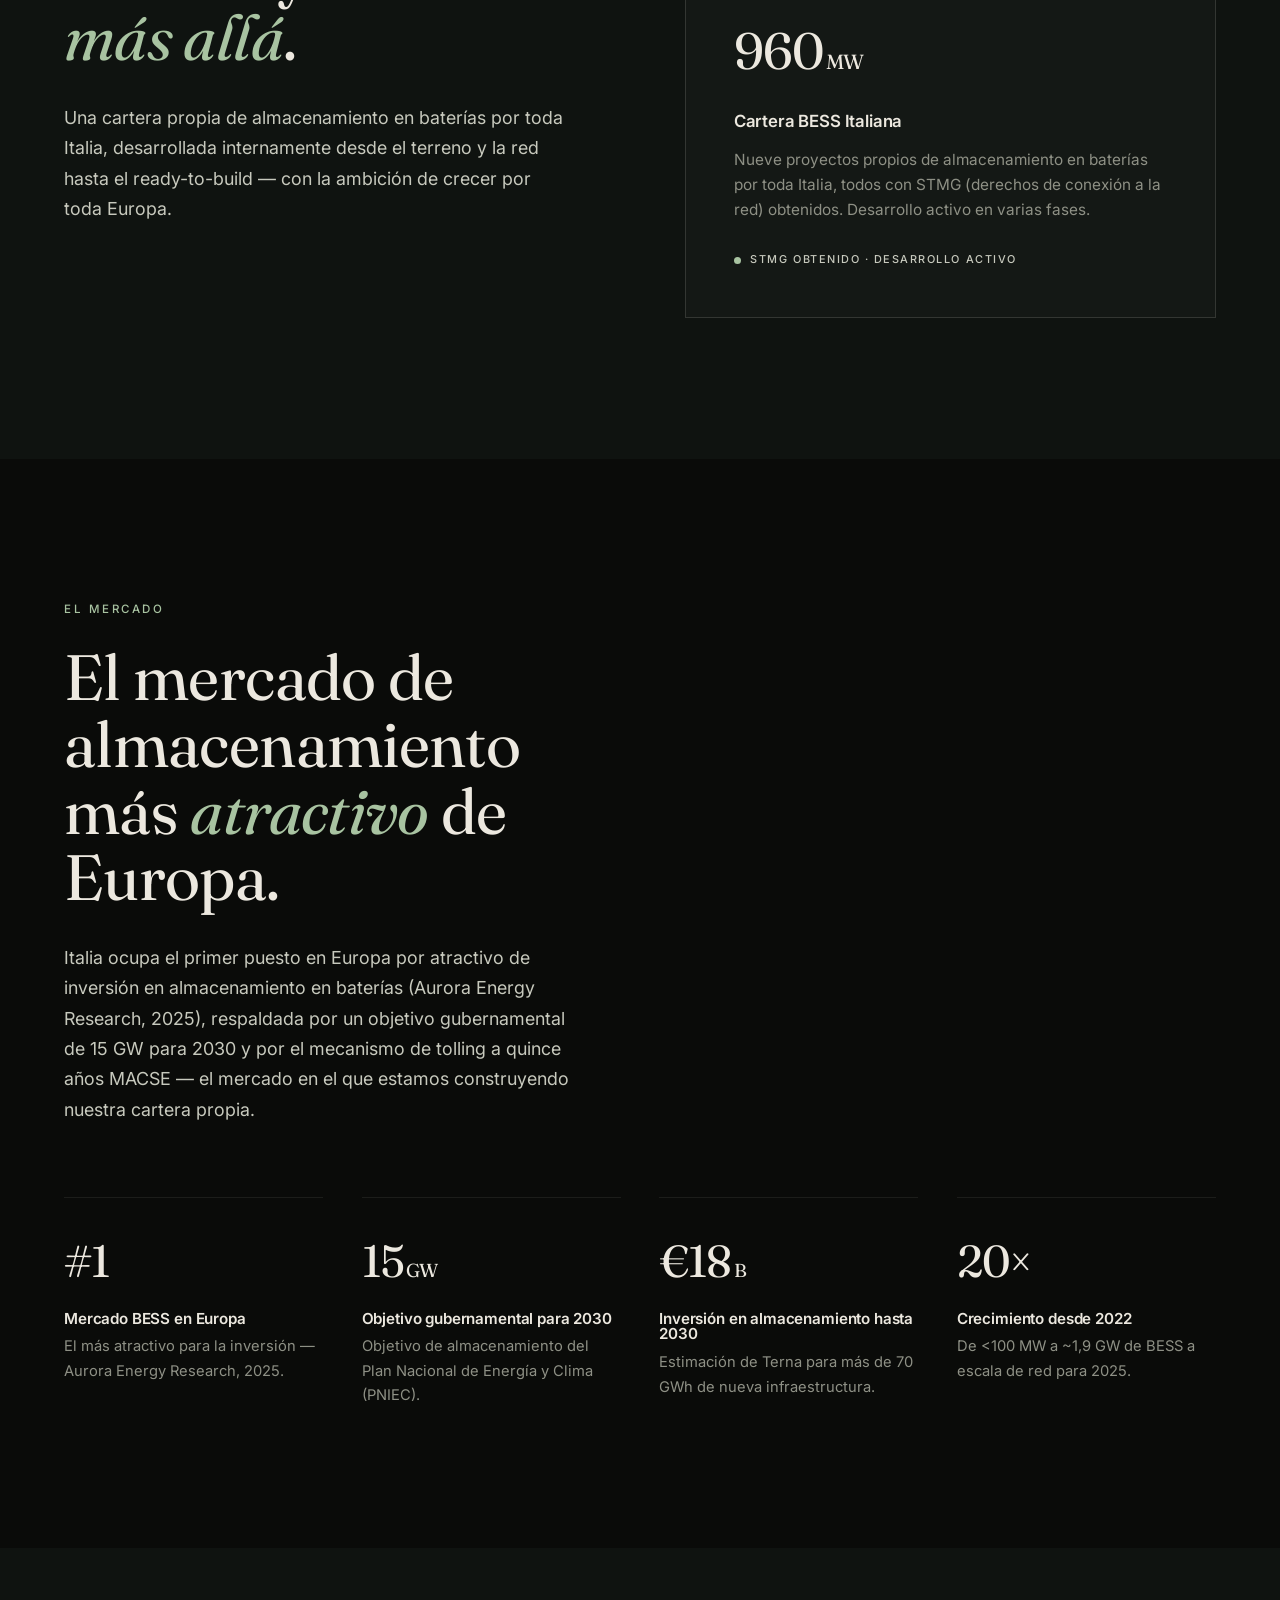
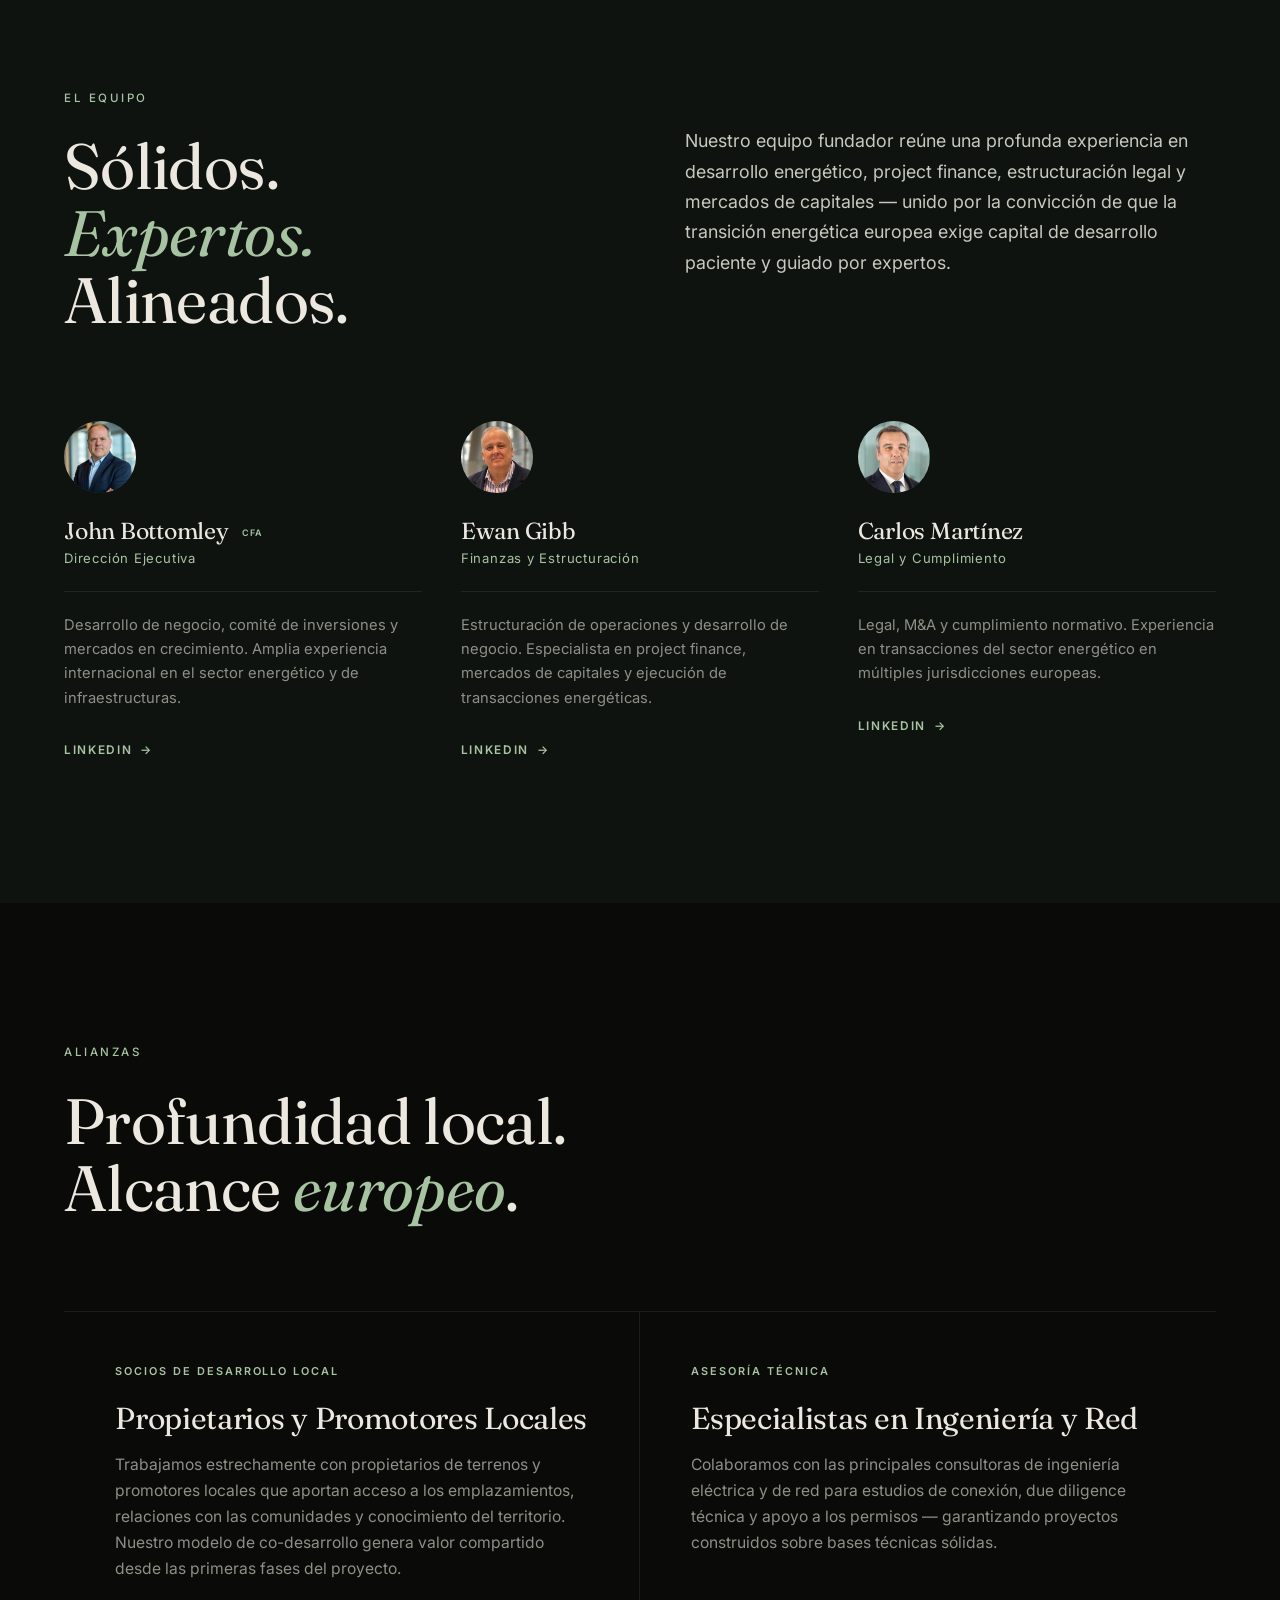
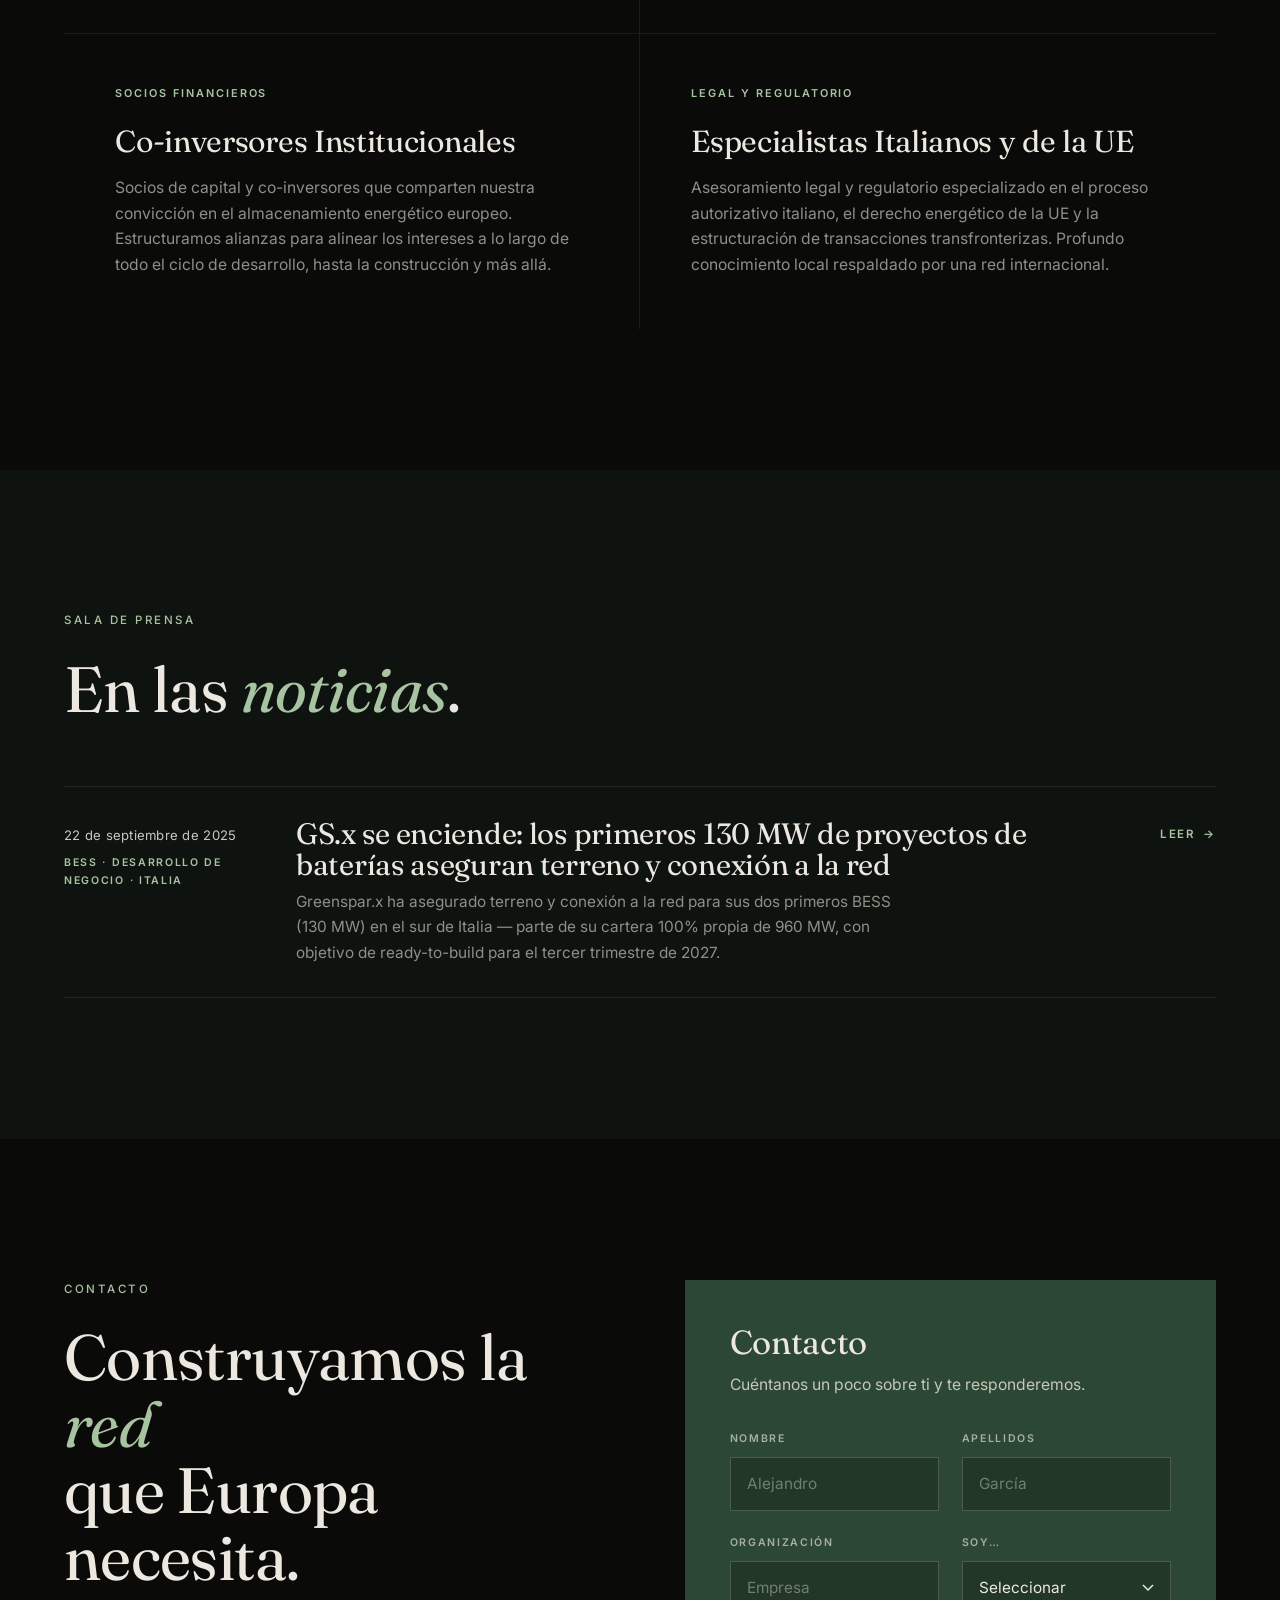
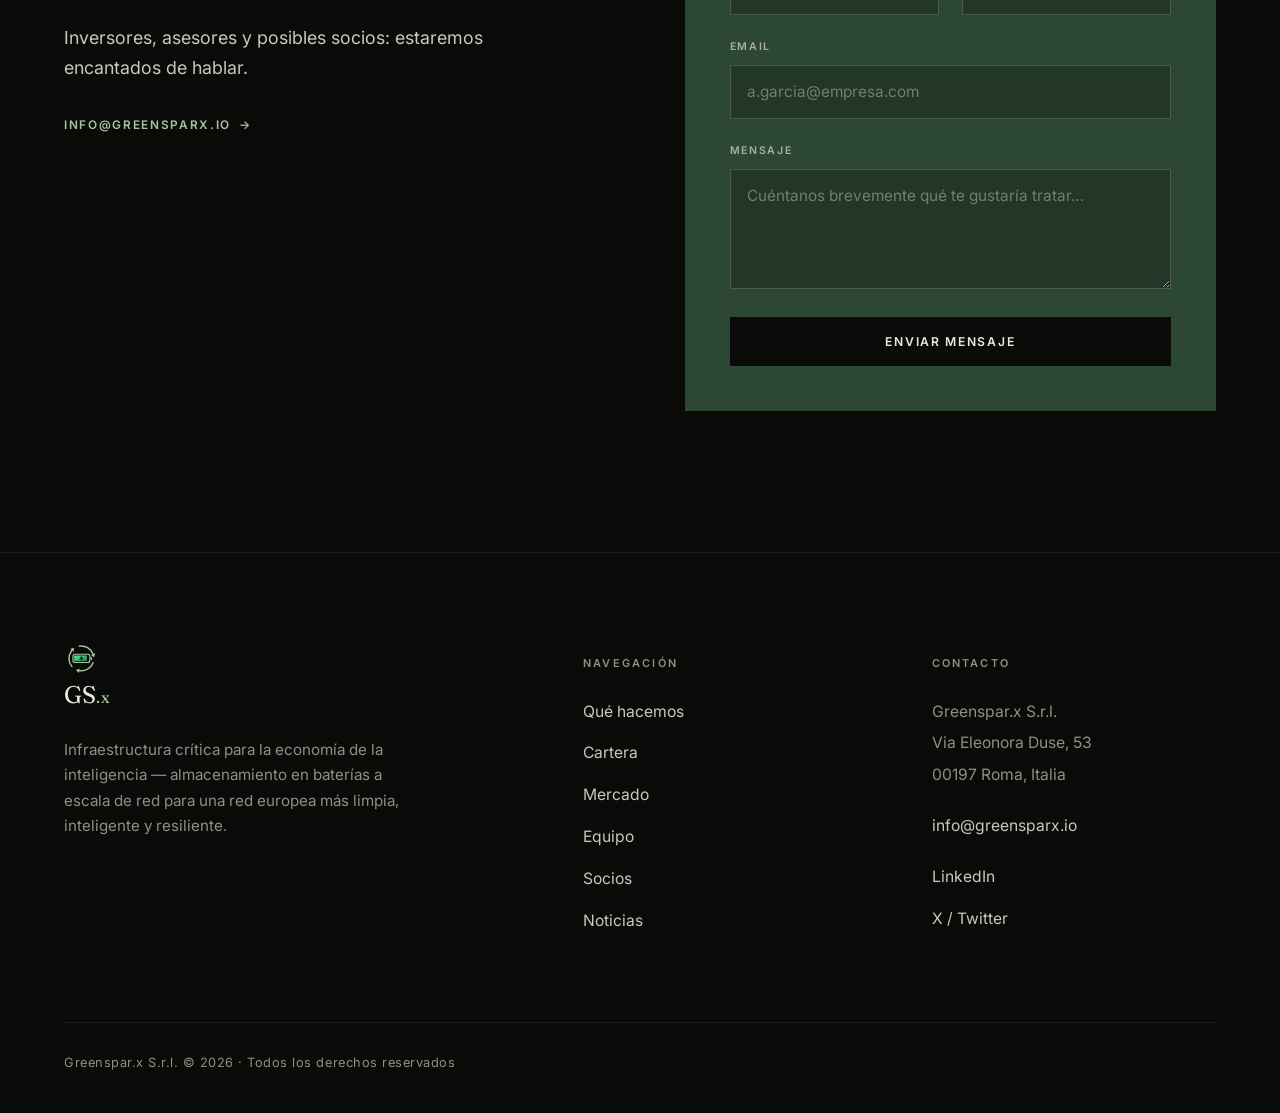
<file: index-es.html>
<!DOCTYPE html>
<html lang="es">
<head>
  <meta charset="UTF-8" />
  <meta name="robots" content="noindex,follow" />
  <meta name="viewport" content="width=device-width, initial-scale=1.0" />
  <title>GS.x — Infraestructura crítica para la economía de la inteligencia</title>
  <meta name="description" content="Greenspar.x (GS.x) desarrolla almacenamiento de energía en baterías a escala de red en Italia: la infraestructura crítica que impulsa la economía de la inteligencia y una red europea más limpia, inteligente y resiliente." />
  <meta property="og:title" content="GS.x — La red detrás de la economía de la inteligencia." />
  <meta property="og:description" content="La economía de la inteligencia funciona con electricidad. Greenspar.x desarrolla el almacenamiento en baterías a escala de red que convierte la energía limpia y abundante en capacidad firme y siempre disponible: infraestructura crítica para la era de la IA. Cartera propia de 960 MW de BESS en Italia." />
  <meta property="og:type" content="website" />
  <link rel="alternate" hreflang="en" href="index.html" />
  <link rel="alternate" hreflang="it" href="index-it.html" />
  <link rel="alternate" hreflang="x-default" href="index.html" />
  <link rel="preconnect" href="https://fonts.googleapis.com" />
  <link rel="preconnect" href="https://fonts.gstatic.com" crossorigin />
  <link href="https://fonts.googleapis.com/css2?family=Fraunces:ital,opsz,wght@0,9..144,300..600;1,9..144,300..500&family=Inter:wght@400;500;600&display=swap" rel="stylesheet" />
  <link rel="icon" type="image/svg+xml" href="assets/favicon.svg" />
  <link rel="alternate icon" href="assets/favicon-32.png" sizes="32x32" type="image/png" />
  <link rel="apple-touch-icon" href="assets/apple-touch-icon.png" />
  <link rel="stylesheet" href="css/styles.css" />
</head>
<body>
  <!-- Header -->
  <header class="site-header">
    <div class="container">
      <nav class="nav" aria-label="Primary">
        <a class="brand" href="#top" aria-label="Greenspar.x home"><svg class="brand-icon" viewBox="-84 -84 168 168" xmlns="http://www.w3.org/2000/svg" aria-hidden="true"><defs><linearGradient id="cfh" x1="0" y1="0" x2="1" y2="1"><stop offset="0" stop-color="#6ee79a"/><stop offset="0.55" stop-color="#2bb673"/><stop offset="1" stop-color="#127a4d"/></linearGradient></defs><g transform="rotate(0.00)"><path d="M 56.38 20.52 A 60 60 0 0 1 -10.42 59.09" fill="none" stroke="#a8c3a1" stroke-width="7" stroke-linecap="round"/><path d="M -26.18 56.31 L -12.33 69.92 L -8.51 48.26 Z" fill="#a8c3a1"/></g><g transform="rotate(120.00)"><path d="M 56.38 20.52 A 60 60 0 0 1 -10.42 59.09" fill="none" stroke="#a8c3a1" stroke-width="7" stroke-linecap="round"/><path d="M -26.18 56.31 L -12.33 69.92 L -8.51 48.26 Z" fill="#a8c3a1"/></g><g transform="rotate(240.00)"><path d="M 56.38 20.52 A 60 60 0 0 1 -10.42 59.09" fill="none" stroke="#a8c3a1" stroke-width="7" stroke-linecap="round"/><path d="M -26.18 56.31 L -12.33 69.92 L -8.51 48.26 Z" fill="#a8c3a1"/></g><rect x="-35" y="-14" width="62" height="28" rx="5" fill="url(#cfh)"/><rect x="-41" y="-20" width="82" height="40" rx="11" fill="none" stroke="#a8c3a1" stroke-width="5.5"/><rect x="45" y="-8" width="6" height="16" rx="3" fill="#a8c3a1"/><path transform="translate(-14.399999999999999,-14.399999999999999) scale(1.2)" fill="#0a0b09" d="M13.5 1 L3.5 13.5 H11 L9 23 L20.5 9.5 H13 Z"/></svg><span class="brand-wm">GS<span class="x">.x</span></span></a>
        <ul class="nav-links">
          <li><a href="#approach">Qué hacemos</a></li>
          <li><a href="#portfolio">Cartera</a></li>
          <li><a href="#market">Mercado</a></li>
          <li><a href="#team">Equipo</a></li>
          <li><a href="#partners">Socios</a></li>
          <li><a href="#news">Noticias</a></li>
          <li><a href="#contact" class="btn btn--outline" style="padding:.7rem 1.3rem">Contacto</a></li>
        </ul>
<div class="lang-switch" role="group" aria-label="Language / Lingua / Idioma"><a class="lang" href="index.html" hreflang="en" title="English"><svg class="flag" viewBox="0 0 60 30" xmlns="http://www.w3.org/2000/svg" aria-hidden="true"><clipPath id="ukc"><rect width="60" height="30" rx="3"/></clipPath><g clip-path="url(#ukc)"><rect width="60" height="30" fill="#012169"/><path d="M0,0 L60,30 M60,0 L0,30" stroke="#fff" stroke-width="6"/><path d="M0,0 L60,30 M60,0 L0,30" stroke="#C8102E" stroke-width="3"/><rect x="25" width="10" height="30" fill="#fff"/><rect y="10" width="60" height="10" fill="#fff"/><rect x="27" width="6" height="30" fill="#C8102E"/><rect y="12" width="60" height="6" fill="#C8102E"/></g></svg></a><a class="lang" href="index-it.html" hreflang="it" title="Italiano"><svg class="flag" viewBox="0 0 3 2" xmlns="http://www.w3.org/2000/svg" aria-hidden="true"><clipPath id="itc"><rect width="3" height="2" rx="0.18"/></clipPath><g clip-path="url(#itc)"><rect width="1" height="2" fill="#008C45"/><rect x="1" width="1" height="2" fill="#F4F5F0"/><rect x="2" width="1" height="2" fill="#CD212A"/></g></svg></a><a class="lang active" href="index-es.html" hreflang="es" title="Espanol" aria-current="true"><svg class="flag" viewBox="0 0 3 2" xmlns="http://www.w3.org/2000/svg" aria-hidden="true"><clipPath id="esc"><rect width="3" height="2" rx="0.18"/></clipPath><g clip-path="url(#esc)"><rect width="3" height="2" fill="#AA151B"/><rect y="0.5" width="3" height="1" fill="#F1BF00"/></g></svg></a></div>
        <button class="nav-toggle" aria-label="Abrir menú" aria-expanded="false">
          <span></span><span></span><span></span>
        </button>
      </nav>
    </div>
  </header>

  <main id="top">
    <!-- Hero -->
    <section class="hero">
      <div class="hero-grid">
        <div class="hero-copy container-left">
          <p class="eyebrow reveal in">El nexo IA&ndash;energía</p>
          <h1 class="h-hero reveal in">La red que sostiene<br>la economía de la<br><em>inteligencia</em>.</h1>
          <p class="lede reveal in">La inteligencia artificial, la electrificación y las renovables convergen en el reto de infraestructura que definirá nuestra época. Greenspar.x desarrolla el almacenamiento en baterías a escala de red que convierte la energía limpia y abundante en capacidad firme y siempre disponible &mdash; la infraestructura crítica de la economía de la inteligencia.</p>
          <div class="hero-actions reveal in">
            <a href="#portfolio" class="btn btn--solid">Nuestra cartera</a>
            <a href="#contact" class="btn btn--text">Hablemos <span class="arrow">&rarr;</span></a>
          </div>
        </div>

        <div class="energy-field" aria-hidden="true">
          <div class="hero-photo"></div>
          <div class="hero-stats">
            <div class="hstat">
              <div class="num figure"><span class="count" data-to="960">960</span><span class="u">MW</span></div>
              <div class="cap">BESS propios</div>
            </div>
            <div class="hstat">
              <div class="num figure"><span class="count" data-to="9">9</span></div>
              <div class="cap">Proyectos conectados a la red</div>
            </div>
            <div class="hstat">
              <div class="num figure"><span class="count" data-to="100">100</span><span class="u">%</span></div>
              <div class="cap">Derechos de red asegurados</div>
            </div>
            <div class="hstat">
              <div class="num figure">IT</div>
              <div class="cap">Mercado actual · Europa</div>
            </div>
          </div>
        </div>
      </div>
    </section>


    <!-- Thesis: the AI-energy nexus -->
    <section class="section section--alt" id="thesis">
      <div class="container split split--top">
        <div class="section-head reveal">
          <p class="eyebrow">Por qué el almacenamiento, por qué ahora</p>
          <h2 class="h-section">La inteligencia funciona<br>con <em>electricidad</em>.</h2>
          <p class="lede" style="margin-top:2rem">La economía de la inteligencia &mdash; IA, centros de datos e industria electrificada &mdash; choca con una red construida para otra época. Las renovables son hoy la energía más barata jamás producida, pero son variables.</p>
          <p class="lede">El almacenamiento en baterías a escala de red es la pieza que falta: convierte la energía limpia y abundante en capacidad firme, gestionable y siempre disponible. Ya no es un lujo verde, sino <em>infraestructura crítica para la economía de la inteligencia</em> &mdash; la base sobre la que se construye todo lo inteligente.</p>
        </div>
        <div class="steps reveal">
          <div class="step">
            <div class="idx">01</div>
            <div><h3>Demanda disparada</h3><p>La IA, los centros de datos y la electrificación impulsan el mayor crecimiento de la demanda eléctrica en una generación.</p></div>
          </div>
          <div class="step">
            <div class="idx">02</div>
            <div><h3>Suministro variable</h3><p>La solar y la eólica son la energía más barata jamás construida &mdash; pero no producen bajo demanda.</p></div>
          </div>
          <div class="step">
            <div class="idx">03</div>
            <div><h3>La capa de firmeza</h3><p>Las baterías cierran la brecha, entregando energía limpia justo cuando y donde la red la necesita.</p></div>
          </div>
        </div>
      </div>
    </section>

    <!-- Approach / What we do -->
    <section class="section" id="approach">
      <div class="container split split--top">
        <div class="section-head reveal">
          <p class="eyebrow">Nuestro enfoque</p>
          <h2 class="h-section">Desarrollo<br>en su <em>máxima</em><br><em>precisión</em>.</h2>
          <p class="lede" style="margin-top:2rem">Originamos, desarrollamos y estructuramos activos de almacenamiento de energía desde el terreno hasta el ready-to-build, combinando un profundo conocimiento del mercado local con una ejecución de nivel institucional.</p>
          <p class="lede">Comenzando en Italia, con la ambición de crecer por toda Europa.</p>
        </div>

        <div class="steps reveal">
          <div class="step">
            <div class="idx">01</div>
            <div>
              <h3>Originación de proyectos</h3>
              <p>Identificación propia de emplazamientos y derechos sobre el terreno. Nos anticipamos al mercado mediante redes locales y análisis técnico.</p>
            </div>
          </div>
          <div class="step">
            <div class="idx">02</div>
            <div>
              <h3>Conexión a la red y Permisos</h3>
              <p>Gestión integral de STMG, Autorizzazione Unica y procedimientos de red, navegando el complejo marco regulatorio italiano.</p>
            </div>
          </div>
          <div class="step">
            <div class="idx">03</div>
            <div>
              <h3>Estructuración y Capital</h3>
              <p>Alianzas de capital, estructuras de joint venture y acuerdos de co-desarrollo diseñados para alinear los incentivos a lo largo del ciclo de vida del proyecto.</p>
            </div>
          </div>
          <div class="step">
            <div class="idx">04</div>
            <div>
              <h3>Monetización de activos</h3>
              <p>Venta de proyectos ready-to-build, estructuración de PPA y propiedad a largo plazo — múltiples vías de salida para maximizar el valor.</p>
            </div>
          </div>
        </div>
      </div>
    </section>

    <!-- Portfolio -->
    <section class="section section--alt" id="portfolio">
      <div class="container split split--top">
        <div class="section-head reveal">
          <p class="eyebrow">La cartera</p>
          <h2 class="h-section">Italia — y<br><em>más allá</em>.</h2>
          <p class="lede" style="margin-top:2rem">Una cartera propia de almacenamiento en baterías por toda Italia, desarrollada internamente desde el terreno y la red hasta el ready-to-build — con la ambición de crecer por toda Europa.</p>
        </div>

        <div class="reveal">
          <article class="pcard pcard--feature">
            <span class="tag">BESS · Propios</span>
            <div class="num figure">960<span class="u">MW</span></div>
            <h3>Cartera BESS Italiana</h3>
            <p>Nueve proyectos propios de almacenamiento en baterías por toda Italia, todos con STMG (derechos de conexión a la red) obtenidos. Desarrollo activo en varias fases.</p>
            <span class="status">STMG obtenido · Desarrollo activo</span>
          </article>
        </div>
      </div>
    </section>

    <!-- Market -->
    <section class="section" id="market">
      <div class="container">
        <div class="section-head reveal">
          <p class="eyebrow">El mercado</p>
          <h2 class="h-section">El mercado de almacenamiento<br>más <em>atractivo</em> de Europa.</h2>
          <p class="lede" style="margin-top:2rem">Italia ocupa el primer puesto en Europa por atractivo de inversión en almacenamiento en baterías (Aurora Energy Research, 2025), respaldada por un objetivo gubernamental de 15 GW para 2030 y por el mecanismo de tolling a quince años MACSE — el mercado en el que estamos construyendo nuestra cartera propia.</p>
        </div>

        <div class="invest-grid reveal" style="grid-template-columns:repeat(4,1fr);margin-top:clamp(2.5rem,6vw,4.5rem)">
          <div class="ipoint">
            <div class="num figure">#1</div>
            <h3>Mercado BESS en Europa</h3>
            <p>El más atractivo para la inversión — Aurora Energy Research, 2025.</p>
          </div>
          <div class="ipoint">
            <div class="num figure">15<span class="u">GW</span></div>
            <h3>Objetivo gubernamental para 2030</h3>
            <p>Objetivo de almacenamiento del Plan Nacional de Energía y Clima (PNIEC).</p>
          </div>
          <div class="ipoint">
            <div class="num figure">&euro;18<span class="u">B</span></div>
            <h3>Inversión en almacenamiento hasta 2030</h3>
            <p>Estimación de Terna para más de 70 GWh de nueva infraestructura.</p>
          </div>
          <div class="ipoint">
            <div class="num figure">20&times;</div>
            <h3>Crecimiento desde 2022</h3>
            <p>De &lt;100 MW a ~1,9 GW de BESS a escala de red para 2025.</p>
          </div>
        </div>
      </div>
    </section>

    <!-- Team -->
    <section class="section section--alt" id="team">
      <div class="container">
        <div class="split team-intro">
          <div class="reveal">
            <p class="eyebrow">El equipo</p>
            <h2 class="h-section">Sólidos.<br><em>Expertos.</em><br>Alineados.</h2>
          </div>
          <div class="reveal" style="align-self:center">
            <p class="lede measure">Nuestro equipo fundador reúne una profunda experiencia en desarrollo energético, project finance, estructuración legal y mercados de capitales — unido por la convicción de que la transición energética europea exige capital de desarrollo paciente y guiado por expertos.</p>
          </div>
        </div>

        <div class="team-grid">
          <article class="member reveal">
            <div class="avatar" aria-hidden="true"><img class="avatar-img" src="assets/team/Bottomley.png" alt="" onerror="this.remove()" />JB</div>
            <h3>John Bottomley <span class="cred-inline">CFA</span></h3>
            <div class="role">Dirección Ejecutiva</div>
            <div class="sep"></div>
            <p>Desarrollo de negocio, comité de inversiones y mercados en crecimiento. Amplia experiencia internacional en el sector energético y de infraestructuras.</p>
            <a class="link-arrow" href="https://www.linkedin.com/in/johnbottomley/" target="_blank" rel="noopener">LinkedIn <span class="arrow">&rarr;</span></a>
          </article>
          <article class="member reveal">
            <div class="avatar" aria-hidden="true"><img class="avatar-img" src="assets/team/Gibb.png" alt="" onerror="this.remove()" />EG</div>
            <h3>Ewan Gibb</h3>
            <div class="role">Finanzas y Estructuración</div>
            <div class="sep"></div>
            <p>Estructuración de operaciones y desarrollo de negocio. Especialista en project finance, mercados de capitales y ejecución de transacciones energéticas.</p>
            <a class="link-arrow" href="https://www.linkedin.com/in/ewan-gibb-37182913/" target="_blank" rel="noopener">LinkedIn <span class="arrow">&rarr;</span></a>
          </article>
          <article class="member reveal">
            <div class="avatar" aria-hidden="true"><img class="avatar-img" src="assets/team/Martinez.png" alt="" onerror="this.remove()" />CM</div>
            <h3>Carlos Martínez</h3>
            <div class="role">Legal y Cumplimiento</div>
            <div class="sep"></div>
            <p>Legal, M&amp;A y cumplimiento normativo. Experiencia en transacciones del sector energético en múltiples jurisdicciones europeas.</p>
            <a class="link-arrow" href="https://www.linkedin.com/in/carlos-mart%C3%ADnez-sanz-a2237263/" target="_blank" rel="noopener">LinkedIn <span class="arrow">&rarr;</span></a>
          </article>
        </div>
      </div>
    </section>

    <!-- Partners -->
    <section class="section" id="partners">
      <div class="container">
        <div class="section-head reveal">
          <p class="eyebrow">Alianzas</p>
          <h2 class="h-section">Profundidad local.<br>Alcance <em>europeo</em>.</h2>
        </div>

        <div class="partners-grid">
          <div class="partner reveal">
            <div class="label">Socios de Desarrollo Local</div>
            <h3>Propietarios y Promotores Locales</h3>
            <p>Trabajamos estrechamente con propietarios de terrenos y promotores locales que aportan acceso a los emplazamientos, relaciones con las comunidades y conocimiento del territorio. Nuestro modelo de co-desarrollo genera valor compartido desde las primeras fases del proyecto.</p>
          </div>
          <div class="partner reveal">
            <div class="label">Asesoría Técnica</div>
            <h3>Especialistas en Ingeniería y Red</h3>
            <p>Colaboramos con las principales consultoras de ingeniería eléctrica y de red para estudios de conexión, due diligence técnica y apoyo a los permisos — garantizando proyectos construidos sobre bases técnicas sólidas.</p>
          </div>
          <div class="partner reveal">
            <div class="label">Socios Financieros</div>
            <h3>Co-inversores Institucionales</h3>
            <p>Socios de capital y co-inversores que comparten nuestra convicción en el almacenamiento energético europeo. Estructuramos alianzas para alinear los intereses a lo largo de todo el ciclo de desarrollo, hasta la construcción y más allá.</p>
          </div>
          <div class="partner reveal">
            <div class="label">Legal y Regulatorio</div>
            <h3>Especialistas Italianos y de la UE</h3>
            <p>Asesoramiento legal y regulatorio especializado en el proceso autorizativo italiano, el derecho energético de la UE y la estructuración de transacciones transfronterizas. Profundo conocimiento local respaldado por una red internacional.</p>
          </div>
        </div>
      </div>
    </section>

    <!-- News -->
    <section class="section section--alt" id="news">
      <div class="container">
        <div class="section-head reveal">
          <p class="eyebrow">Sala de prensa</p>
          <h2 class="h-section">En las <em>noticias</em>.</h2>
        </div>

        <div class="news-list reveal">
          <a class="news-item" href="news-gsx-powers-up.html">
            <div class="news-meta">
              <span class="date">22 de septiembre de 2025</span>
              <span class="cat">BESS · Desarrollo de Negocio · Italia</span>
            </div>
            <div class="news-body">
              <h3>GS.x se enciende: los primeros 130 MW de proyectos de baterías aseguran terreno y conexión a la red</h3>
              <p>Greenspar.x ha asegurado terreno y conexión a la red para sus dos primeros BESS (130 MW) en el sur de Italia — parte de su cartera 100% propia de 960 MW, con objetivo de ready-to-build para el tercer trimestre de 2027.</p>
            </div>
            <span class="news-read">Leer <span class="arrow">&rarr;</span></span>
          </a>
        </div>
      </div>
    </section>

    <!-- Contact / Get in touch -->
    <section class="section" id="contact">
      <div class="container split split--top">
        <div class="reveal">
          <p class="eyebrow">Contacto</p>
          <h2 class="h-section">Construyamos la <em>red</em><br>que Europa necesita.</h2>
          <p class="lede" style="margin-top:2rem">Inversores, asesores y posibles socios: estaremos encantados de hablar.</p>
          <div style="margin-top:1.6rem">
            <a class="link-arrow" href="mailto:info@greensparx.io">info@greensparx.io <span class="arrow">&rarr;</span></a>
          </div>
        </div>

        <div class="reveal">
          <div class="form-panel">
            <h3>Contacto</h3>
            <p class="intro">Cuéntanos un poco sobre ti y te responderemos.</p>
            <form data-contact-form action="https://formsubmit.co/info@greensparx.io" method="POST" novalidate>
              <input type="hidden" name="_subject" value="New enquiry from greensparx.io" />
              <input type="hidden" name="_captcha" value="false" />
              <input type="hidden" name="_template" value="table" />
              <input type="text" name="_honey" style="display:none" tabindex="-1" autocomplete="off" aria-hidden="true" />
              <div class="form-grid">
                <div class="field">
                  <label for="fname">Nombre</label>
                  <input id="fname" name="fname" type="text" placeholder="Alejandro" />
                </div>
                <div class="field">
                  <label for="lname">Apellidos</label>
                  <input id="lname" name="lname" type="text" placeholder="García" />
                </div>
                <div class="field">
                  <label for="org">Organización</label>
                  <input id="org" name="org" type="text" placeholder="Empresa" />
                </div>
                <div class="field">
                  <label for="role">Soy&hellip;</label>
                  <select id="role" name="role">
                    <option value="" selected disabled>Seleccionar</option>
                    <option>Inversor</option>
                    <option>Asesor</option>
                    <option>Posible socio</option>
                    <option>Propietario / promotor</option>
                    <option>Otro</option>
                  </select>
                </div>
                <div class="field full">
                  <label for="email">Email</label>
                  <input id="email" name="email" type="email" placeholder="a.garcia@empresa.com" />
                </div>
                <div class="field full">
                  <label for="message">Mensaje</label>
                  <textarea id="message" name="message" placeholder="Cuéntanos brevemente qué te gustaría tratar&hellip;"></textarea>
                </div>
              </div>
              <button type="submit" class="btn btn-send">Enviar mensaje</button>
              <p class="form-note" data-form-note hidden></p>
            </form>
          </div>
        </div>
      </div>
    </section>

  </main>

  <!-- Footer -->
  <footer class="site-footer">
    <div class="container">
      <div class="footer-top">
        <div class="footer-brand">
          <a class="brand" href="#top"><svg class="brand-icon" viewBox="-84 -84 168 168" xmlns="http://www.w3.org/2000/svg" aria-hidden="true"><defs><linearGradient id="cff" x1="0" y1="0" x2="1" y2="1"><stop offset="0" stop-color="#6ee79a"/><stop offset="0.55" stop-color="#2bb673"/><stop offset="1" stop-color="#127a4d"/></linearGradient></defs><g transform="rotate(0.00)"><path d="M 56.38 20.52 A 60 60 0 0 1 -10.42 59.09" fill="none" stroke="#a8c3a1" stroke-width="7" stroke-linecap="round"/><path d="M -26.18 56.31 L -12.33 69.92 L -8.51 48.26 Z" fill="#a8c3a1"/></g><g transform="rotate(120.00)"><path d="M 56.38 20.52 A 60 60 0 0 1 -10.42 59.09" fill="none" stroke="#a8c3a1" stroke-width="7" stroke-linecap="round"/><path d="M -26.18 56.31 L -12.33 69.92 L -8.51 48.26 Z" fill="#a8c3a1"/></g><g transform="rotate(240.00)"><path d="M 56.38 20.52 A 60 60 0 0 1 -10.42 59.09" fill="none" stroke="#a8c3a1" stroke-width="7" stroke-linecap="round"/><path d="M -26.18 56.31 L -12.33 69.92 L -8.51 48.26 Z" fill="#a8c3a1"/></g><rect x="-35" y="-14" width="62" height="28" rx="5" fill="url(#cff)"/><rect x="-41" y="-20" width="82" height="40" rx="11" fill="none" stroke="#a8c3a1" stroke-width="5.5"/><rect x="45" y="-8" width="6" height="16" rx="3" fill="#a8c3a1"/><path transform="translate(-14.399999999999999,-14.399999999999999) scale(1.2)" fill="#0a0b09" d="M13.5 1 L3.5 13.5 H11 L9 23 L20.5 9.5 H13 Z"/></svg><span class="brand-wm">GS<span class="x">.x</span></span></a>
          <p>Infraestructura crítica para la economía de la inteligencia &mdash; almacenamiento en baterías a escala de red para una red europea más limpia, inteligente y resiliente.</p>
        </div>
        <div class="footer-col">
          <h4>Navegación</h4>
          <a href="#approach">Qué hacemos</a>
          <a href="#portfolio">Cartera</a>
          <a href="#market">Mercado</a>
          <a href="#team">Equipo</a>
          <a href="#partners">Socios</a>
          <a href="#news">Noticias</a>
        </div>
        <div class="footer-col">
          <h4>Contacto</h4>
          <p class="addr">Greenspar.x S.r.l.</p>
          <p class="addr">Via Eleonora Duse, 53</p>
          <p class="addr">00197 Roma, Italia</p>
          <a class="gap" href="mailto:info@greensparx.io">info@greensparx.io</a>
          <a class="gap" href="https://www.linkedin.com/company/greensparxltd/" target="_blank" rel="noopener">LinkedIn</a>
          <a href="https://x.com/greensparXLtd" target="_blank" rel="noopener">X / Twitter</a>
        </div>
      </div>
      <div class="footer-bottom">Greenspar.x S.r.l. &copy; <span data-year>2026</span> &middot; Todos los derechos reservados</div>
    </div>
  </footer>

  <script src="js/main.js"></script>
</body>
</html>
</file>
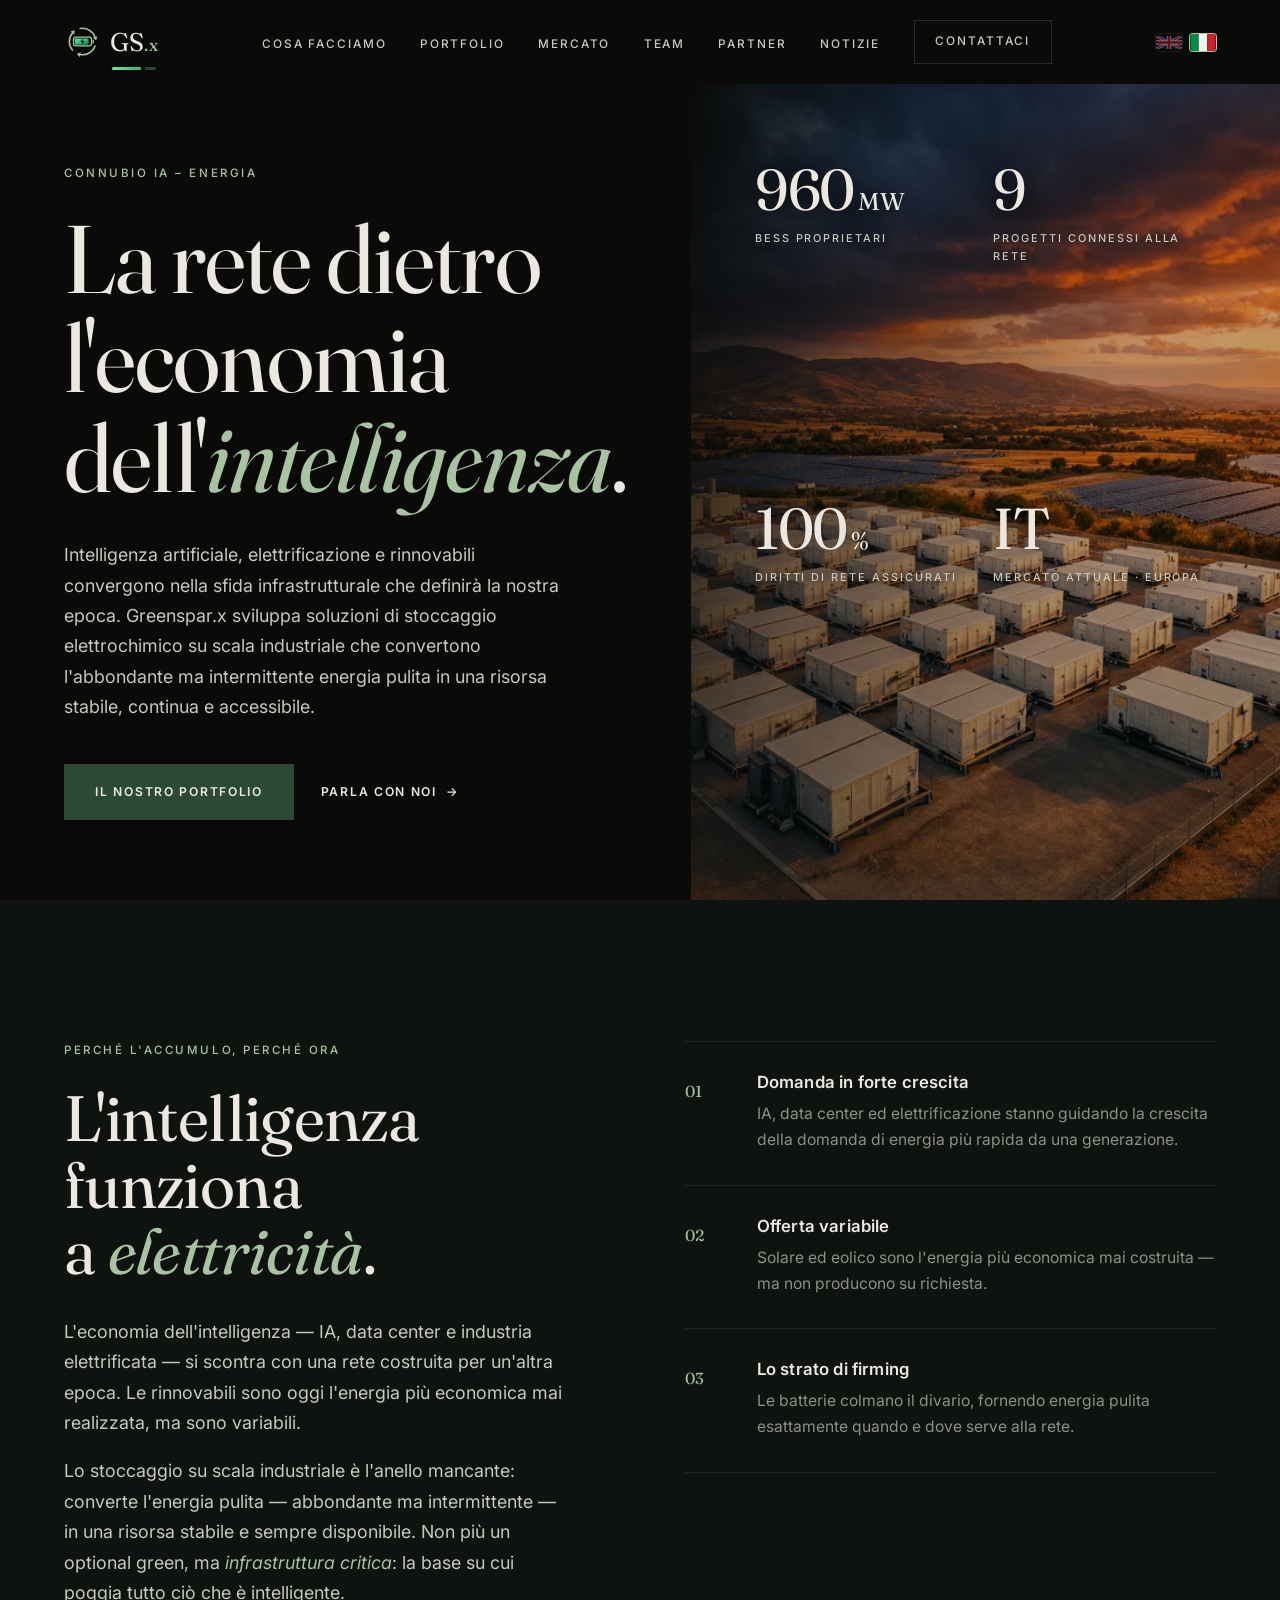
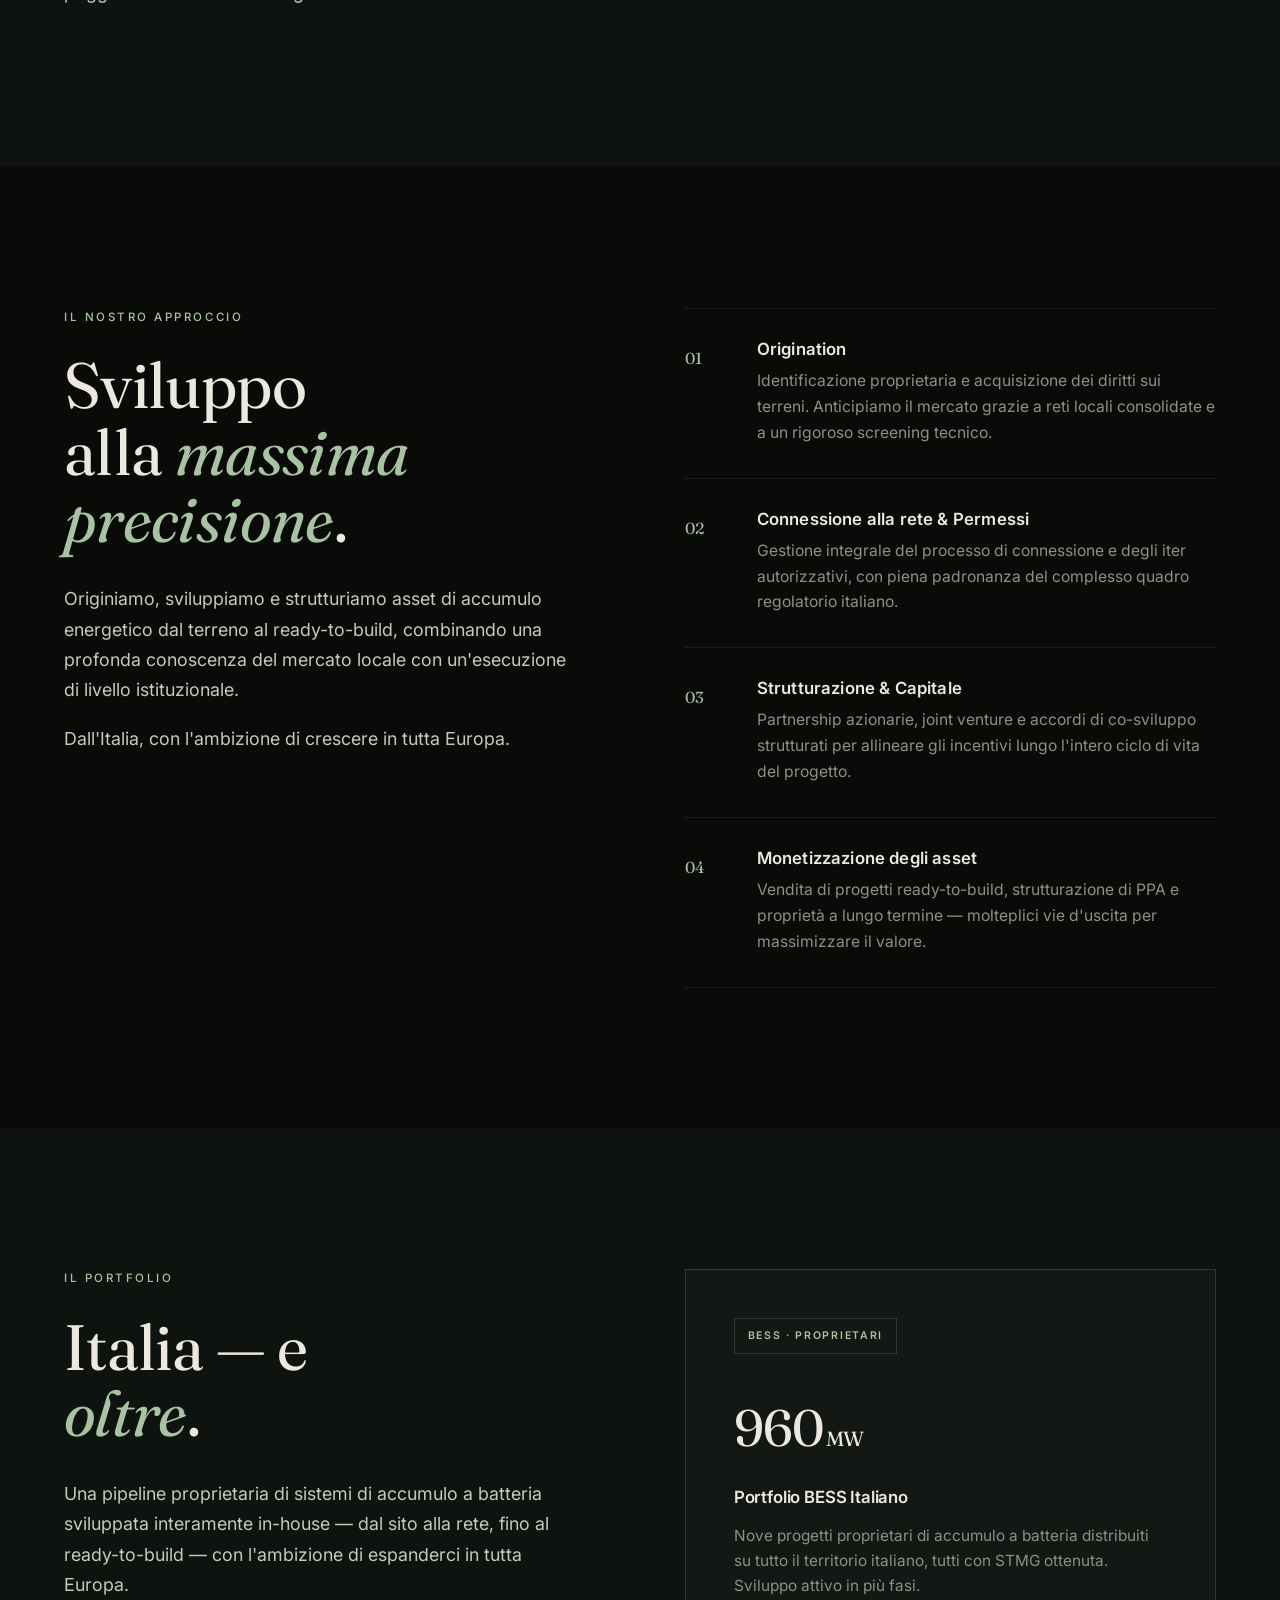
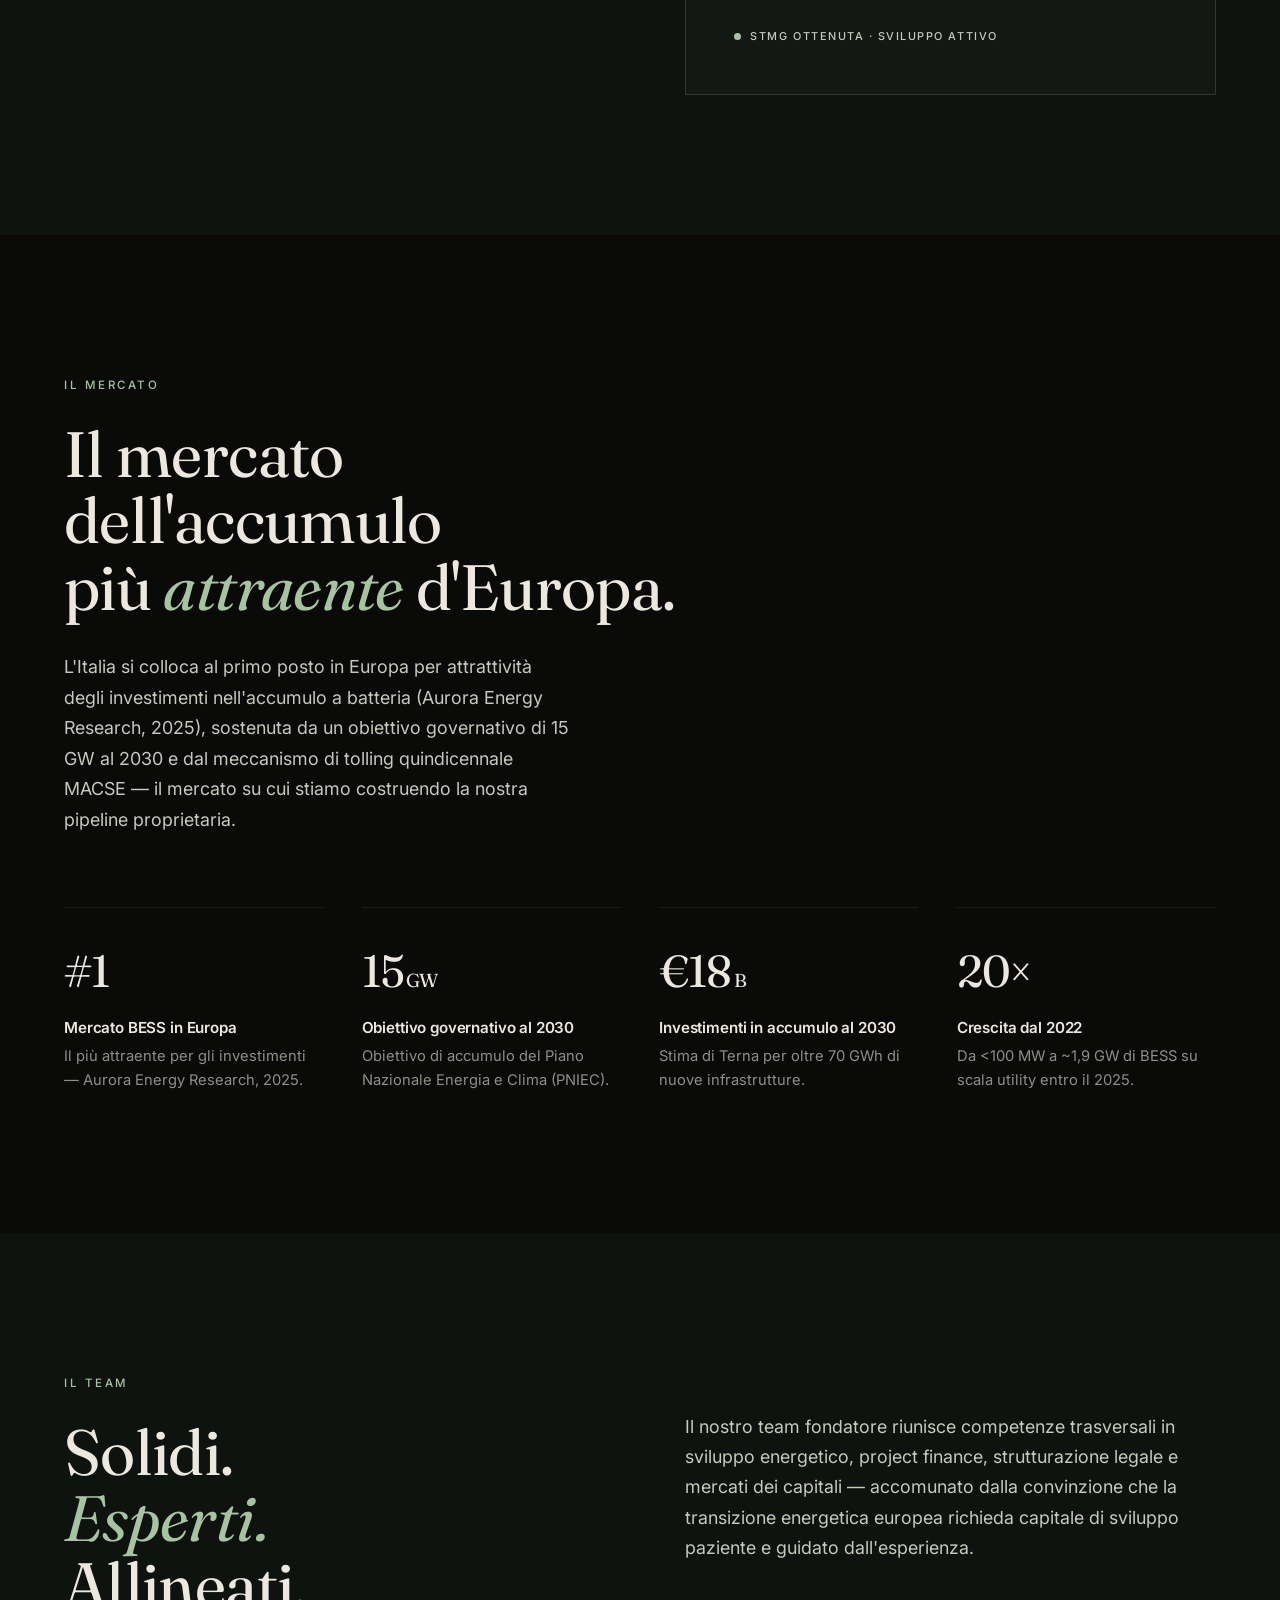
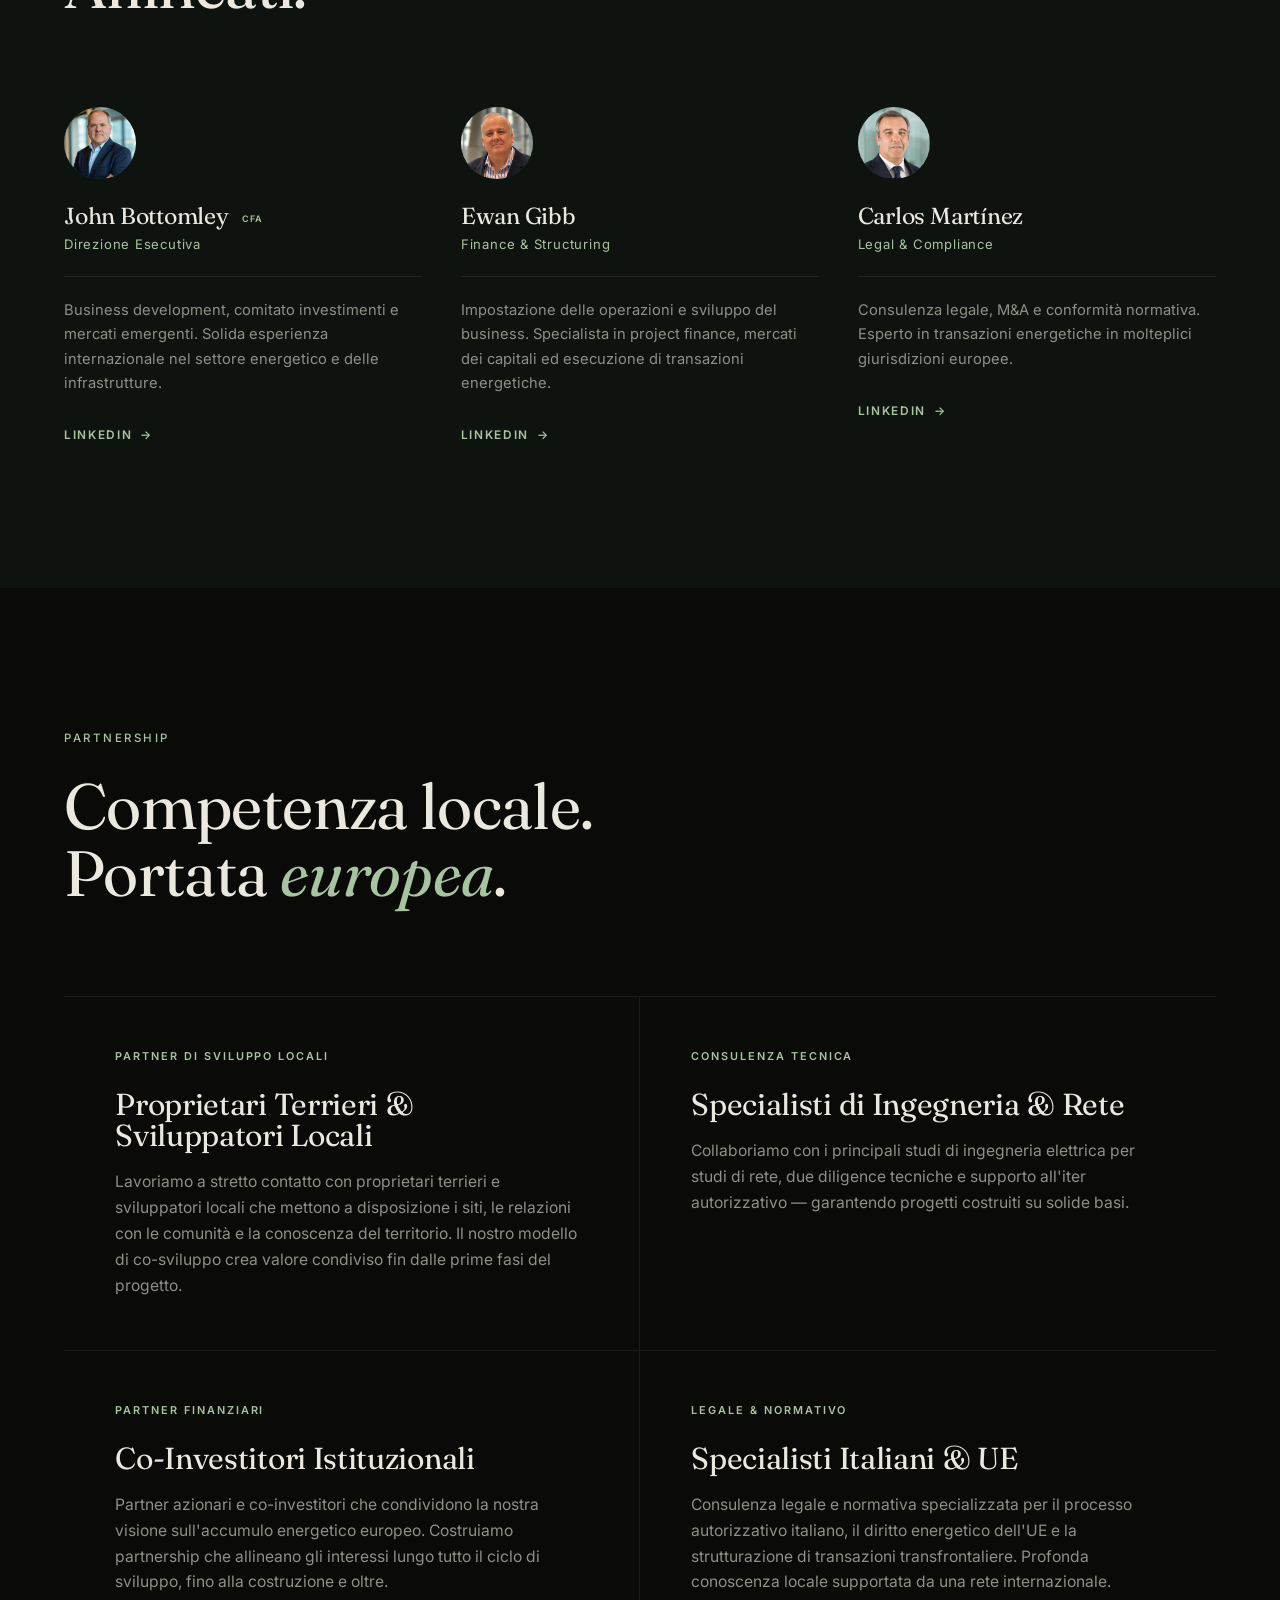
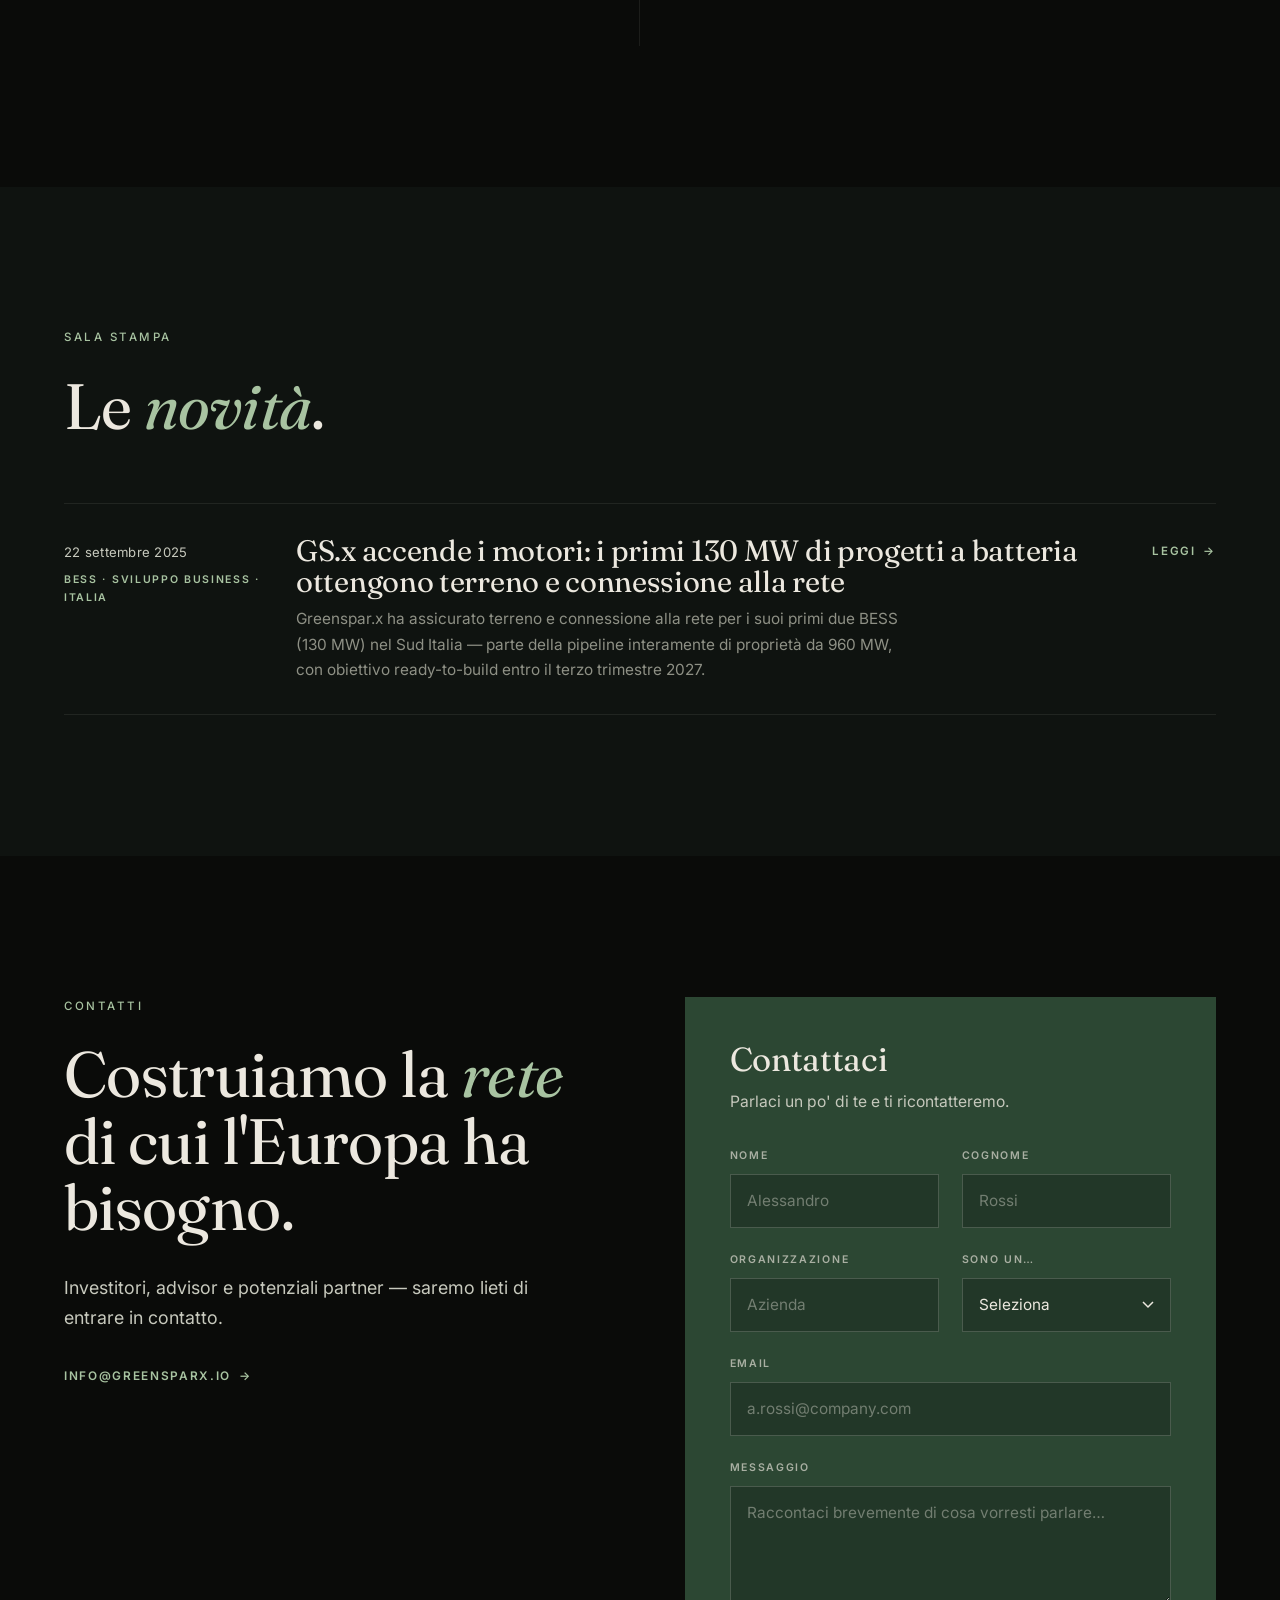
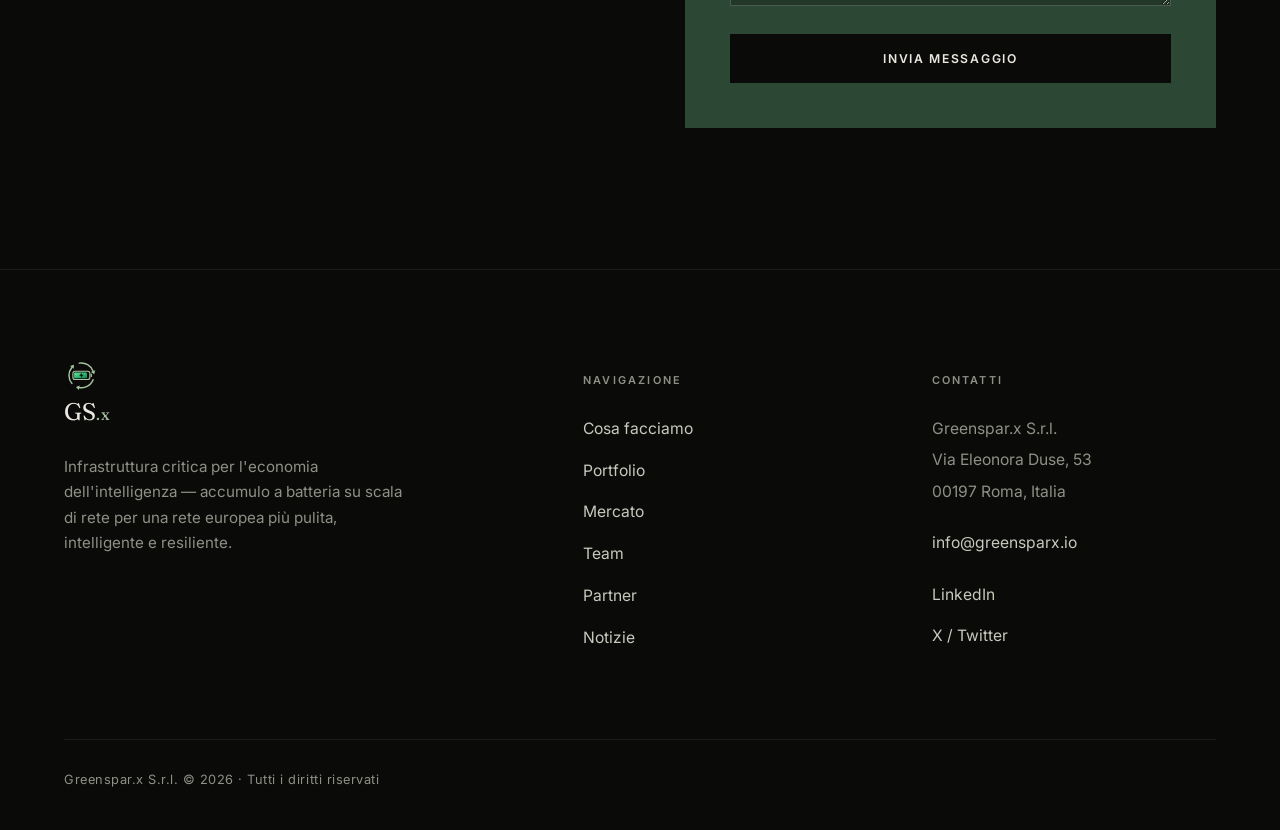
<file: index-it.html>
<!DOCTYPE html>
<html lang="it">
<head>
  <meta charset="UTF-8" />
  <meta name="robots" content="noindex,follow" />
  <meta name="viewport" content="width=device-width, initial-scale=1.0" />
  <title>GS.x — Infrastruttura critica per l&#39;economia dell&#39;intelligenza</title>
  <meta name="description" content="Greenspar.x (GS.x) sviluppa sistemi di accumulo a batteria su scala di rete in Italia — l&#39;infrastruttura critica che alimenta l&#39;economia dell&#39;intelligenza e una rete europea più pulita, intelligente e resiliente." />
  <meta property="og:title" content="GS.x — La rete dietro l&#39;economia dell&#39;intelligenza." />
  <meta property="og:description" content="L&#39;economia dell&#39;intelligenza funziona a elettricità. Greenspar.x sviluppa l&#39;accumulo a batteria su scala di rete che trasforma l&#39;energia pulita e abbondante in capacità ferma e sempre disponibile — infrastruttura critica per l&#39;era dell&#39;IA. Pipeline BESS proprietaria da 960 MW in Italia." />
  <meta property="og:type" content="website" />
  <link rel="alternate" hreflang="en" href="index.html" />
  <link rel="alternate" hreflang="it" href="index-it.html" />
  <link rel="alternate" hreflang="x-default" href="index.html" />
  <link rel="preconnect" href="https://fonts.googleapis.com" />
  <link rel="preconnect" href="https://fonts.gstatic.com" crossorigin />
  <link href="https://fonts.googleapis.com/css2?family=Fraunces:ital,opsz,wght@0,9..144,300..600;1,9..144,300..500&family=Inter:wght@400;500;600&display=swap" rel="stylesheet" />
  <link rel="icon" type="image/svg+xml" href="assets/favicon.svg" />
  <link rel="alternate icon" href="assets/favicon-32.png" sizes="32x32" type="image/png" />
  <link rel="apple-touch-icon" href="assets/apple-touch-icon.png" />
  <link rel="stylesheet" href="css/styles.css" />
</head>
<body>
  <!-- Header -->
  <header class="site-header">
    <div class="container">
      <nav class="nav" aria-label="Primary">
        <a class="brand" href="#top" aria-label="Greenspar.x home"><svg class="brand-icon" viewBox="-84 -84 168 168" xmlns="http://www.w3.org/2000/svg" aria-hidden="true"><defs><linearGradient id="cfh" x1="0" y1="0" x2="1" y2="1"><stop offset="0" stop-color="#6ee79a"/><stop offset="0.55" stop-color="#2bb673"/><stop offset="1" stop-color="#127a4d"/></linearGradient></defs><g transform="rotate(0.00)"><path d="M 56.38 20.52 A 60 60 0 0 1 -10.42 59.09" fill="none" stroke="#a8c3a1" stroke-width="7" stroke-linecap="round"/><path d="M -26.18 56.31 L -12.33 69.92 L -8.51 48.26 Z" fill="#a8c3a1"/></g><g transform="rotate(120.00)"><path d="M 56.38 20.52 A 60 60 0 0 1 -10.42 59.09" fill="none" stroke="#a8c3a1" stroke-width="7" stroke-linecap="round"/><path d="M -26.18 56.31 L -12.33 69.92 L -8.51 48.26 Z" fill="#a8c3a1"/></g><g transform="rotate(240.00)"><path d="M 56.38 20.52 A 60 60 0 0 1 -10.42 59.09" fill="none" stroke="#a8c3a1" stroke-width="7" stroke-linecap="round"/><path d="M -26.18 56.31 L -12.33 69.92 L -8.51 48.26 Z" fill="#a8c3a1"/></g><rect x="-35" y="-14" width="62" height="28" rx="5" fill="url(#cfh)"/><rect x="-41" y="-20" width="82" height="40" rx="11" fill="none" stroke="#a8c3a1" stroke-width="5.5"/><rect x="45" y="-8" width="6" height="16" rx="3" fill="#a8c3a1"/><path transform="translate(-14.399999999999999,-14.399999999999999) scale(1.2)" fill="#0a0b09" d="M13.5 1 L3.5 13.5 H11 L9 23 L20.5 9.5 H13 Z"/></svg><span class="brand-wm">GS<span class="x">.x</span></span></a>
        <ul class="nav-links">
          <li><a href="#approach">Cosa facciamo</a></li>
          <li><a href="#portfolio">Portfolio</a></li>
          <li><a href="#market">Mercato</a></li>
          <li><a href="#team">Team</a></li>
          <li><a href="#partners">Partner</a></li>
          <li><a href="#news">Notizie</a></li>
          <li><a href="#contact" class="btn btn--outline" style="padding:.7rem 1.3rem">Contattaci</a></li>
        </ul>
<div class="lang-switch" role="group" aria-label="Language / Lingua"><a class="lang" href="index.html" hreflang="en" title="English"><svg class="flag" viewBox="0 0 60 30" xmlns="http://www.w3.org/2000/svg" aria-hidden="true"><clipPath id="ukc"><rect width="60" height="30" rx="3"/></clipPath><g clip-path="url(#ukc)"><rect width="60" height="30" fill="#012169"/><path d="M0,0 L60,30 M60,0 L0,30" stroke="#fff" stroke-width="6"/><path d="M0,0 L60,30 M60,0 L0,30" stroke="#C8102E" stroke-width="3"/><rect x="25" width="10" height="30" fill="#fff"/><rect y="10" width="60" height="10" fill="#fff"/><rect x="27" width="6" height="30" fill="#C8102E"/><rect y="12" width="60" height="6" fill="#C8102E"/></g></svg></a><a class="lang active" href="index-it.html" hreflang="it" title="Italiano" aria-current="true"><svg class="flag" viewBox="0 0 3 2" xmlns="http://www.w3.org/2000/svg" aria-hidden="true"><clipPath id="itc"><rect width="3" height="2" rx="0.18"/></clipPath><g clip-path="url(#itc)"><rect width="1" height="2" fill="#008C45"/><rect x="1" width="1" height="2" fill="#F4F5F0"/><rect x="2" width="1" height="2" fill="#CD212A"/></g></svg></a></div>
                <button class="nav-toggle" aria-label="Apri menu" aria-expanded="false">
          <span></span><span></span><span></span>
        </button>
      </nav>
    </div>
  </header>

  <main id="top">
    <!-- Hero -->
    <section class="hero">
      <div class="hero-grid">
        <div class="hero-copy container-left">
          <p class="eyebrow reveal in">Connubio IA &ndash; Energia</p>
          <h1 class="h-hero reveal in">La rete dietro<br>l&#39;economia<br>dell&#39;<em>intelligenza</em>.</h1>
          <p class="lede reveal in">Intelligenza artificiale, elettrificazione e rinnovabili convergono nella sfida infrastrutturale che definirà la nostra epoca. Greenspar.x sviluppa soluzioni di stoccaggio elettrochimico su scala industriale che convertono l&#39;abbondante ma intermittente energia pulita in una risorsa stabile, continua e accessibile.</p>
          <div class="hero-actions reveal in">
            <a href="#portfolio" class="btn btn--solid">Il nostro portfolio</a>
            <a href="#contact" class="btn btn--text">Parla con noi <span class="arrow">&rarr;</span></a>
          </div>
        </div>

        <div class="energy-field" aria-hidden="true">
          <div class="hero-photo"></div>
          <div class="hero-stats">
            <div class="hstat">
              <div class="num figure"><span class="count" data-to="960">960</span><span class="u">MW</span></div>
              <div class="cap">BESS proprietari</div>
            </div>
            <div class="hstat">
              <div class="num figure"><span class="count" data-to="9">9</span></div>
              <div class="cap">Progetti connessi alla rete</div>
            </div>
            <div class="hstat">
              <div class="num figure"><span class="count" data-to="100">100</span><span class="u">%</span></div>
              <div class="cap">Diritti di rete assicurati</div>
            </div>
            <div class="hstat">
              <div class="num figure">IT</div>
              <div class="cap">Mercato attuale · Europa</div>
            </div>
          </div>
        </div>
      </div>
    </section>


    <!-- Thesis: il nesso IA-energia -->
    <section class="section section--alt" id="thesis">
      <div class="container split split--top">
        <div class="section-head reveal">
          <p class="eyebrow">Perché l&#39;accumulo, perché ora</p>
          <h2 class="h-section">L&#39;intelligenza funziona<br>a <em>elettricità</em>.</h2>
          <p class="lede" style="margin-top:2rem">L&#39;economia dell&#39;intelligenza &mdash; IA, data center e industria elettrificata &mdash; si scontra con una rete costruita per un&#39;altra epoca. Le rinnovabili sono oggi l&#39;energia più economica mai realizzata, ma sono variabili.</p>
          <p class="lede">Lo stoccaggio su scala industriale è l&#39;anello mancante: converte l&#39;energia pulita &mdash; abbondante ma intermittente &mdash; in una risorsa stabile e sempre disponibile. Non più un optional green, ma <em>infrastruttura critica</em>: la base su cui poggia tutto ciò che è intelligente.</p>
        </div>
        <div class="steps reveal">
          <div class="step">
            <div class="idx">01</div>
            <div><h3>Domanda in forte crescita</h3><p>IA, data center ed elettrificazione stanno guidando la crescita della domanda di energia più rapida da una generazione.</p></div>
          </div>
          <div class="step">
            <div class="idx">02</div>
            <div><h3>Offerta variabile</h3><p>Solare ed eolico sono l&#39;energia più economica mai costruita &mdash; ma non producono su richiesta.</p></div>
          </div>
          <div class="step">
            <div class="idx">03</div>
            <div><h3>Lo strato di firming</h3><p>Le batterie colmano il divario, fornendo energia pulita esattamente quando e dove serve alla rete.</p></div>
          </div>
        </div>
      </div>
    </section>

    <!-- Approach / What we do -->
    <section class="section" id="approach">
      <div class="container split split--top">
        <div class="section-head reveal">
          <p class="eyebrow">Il nostro approccio</p>
          <h2 class="h-section">Sviluppo<br>alla <em>massima</em><br><em>precisione</em>.</h2>
          <p class="lede" style="margin-top:2rem">Originiamo, sviluppiamo e strutturiamo asset di accumulo energetico dal terreno al ready-to-build, combinando una profonda conoscenza del mercato locale con un&#39;esecuzione di livello istituzionale.</p>
          <p class="lede">Dall&#39;Italia, con l&#39;ambizione di crescere in tutta Europa.</p>
        </div>

        <div class="steps reveal">
          <div class="step">
            <div class="idx">01</div>
            <div>
              <h3>Origination</h3>
              <p>Identificazione proprietaria e acquisizione dei diritti sui terreni. Anticipiamo il mercato grazie a reti locali consolidate e a un rigoroso screening tecnico.</p>
            </div>
          </div>
          <div class="step">
            <div class="idx">02</div>
            <div>
              <h3>Connessione alla rete &amp; Permessi</h3>
              <p>Gestione integrale del processo di connessione e degli iter autorizzativi, con piena padronanza del complesso quadro regolatorio italiano.</p>
            </div>
          </div>
          <div class="step">
            <div class="idx">03</div>
            <div>
              <h3>Strutturazione &amp; Capitale</h3>
              <p>Partnership azionarie, joint venture e accordi di co-sviluppo strutturati per allineare gli incentivi lungo l&#39;intero ciclo di vita del progetto.</p>
            </div>
          </div>
          <div class="step">
            <div class="idx">04</div>
            <div>
              <h3>Monetizzazione degli asset</h3>
              <p>Vendita di progetti ready-to-build, strutturazione di PPA e proprietà a lungo termine — molteplici vie d&#39;uscita per massimizzare il valore.</p>
            </div>
          </div>
        </div>
      </div>
    </section>

    <!-- Portfolio -->
    <section class="section section--alt" id="portfolio">
      <div class="container split split--top">
        <div class="section-head reveal">
          <p class="eyebrow">Il portfolio</p>
          <h2 class="h-section">Italia — e<br><em>oltre</em>.</h2>
          <p class="lede" style="margin-top:2rem">Una pipeline proprietaria di sistemi di accumulo a batteria sviluppata interamente in-house — dal sito alla rete, fino al ready-to-build — con l&#39;ambizione di espanderci in tutta Europa.</p>
        </div>

        <div class="reveal">
          <article class="pcard pcard--feature">
            <span class="tag">BESS · Proprietari</span>
            <div class="num figure">960<span class="u">MW</span></div>
            <h3>Portfolio BESS Italiano</h3>
            <p>Nove progetti proprietari di accumulo a batteria distribuiti su tutto il territorio italiano, tutti con STMG ottenuta. Sviluppo attivo in più fasi.</p>
            <span class="status">STMG ottenuta · Sviluppo attivo</span>
          </article>
        </div>
      </div>
    </section>

    <!-- Market -->
    <section class="section" id="market">
      <div class="container">
        <div class="section-head reveal">
          <p class="eyebrow">Il mercato</p>
          <h2 class="h-section">Il mercato dell&#39;accumulo<br>più <em>attraente</em> d&#39;Europa.</h2>
          <p class="lede" style="margin-top:2rem">L&#39;Italia si colloca al primo posto in Europa per attrattività degli investimenti nell&#39;accumulo a batteria (Aurora Energy Research, 2025), sostenuta da un obiettivo governativo di 15 GW al 2030 e dal meccanismo di tolling quindicennale MACSE — il mercato su cui stiamo costruendo la nostra pipeline proprietaria.</p>
        </div>

        <div class="invest-grid reveal" style="grid-template-columns:repeat(4,1fr);margin-top:clamp(2.5rem,6vw,4.5rem)">
          <div class="ipoint">
            <div class="num figure">#1</div>
            <h3>Mercato BESS in Europa</h3>
            <p>Il più attraente per gli investimenti — Aurora Energy Research, 2025.</p>
          </div>
          <div class="ipoint">
            <div class="num figure">15<span class="u">GW</span></div>
            <h3>Obiettivo governativo al 2030</h3>
            <p>Obiettivo di accumulo del Piano Nazionale Energia e Clima (PNIEC).</p>
          </div>
          <div class="ipoint">
            <div class="num figure">&euro;18<span class="u">B</span></div>
            <h3>Investimenti in accumulo al 2030</h3>
            <p>Stima di Terna per oltre 70 GWh di nuove infrastrutture.</p>
          </div>
          <div class="ipoint">
            <div class="num figure">20&times;</div>
            <h3>Crescita dal 2022</h3>
            <p>Da &lt;100 MW a ~1,9 GW di BESS su scala utility entro il 2025.</p>
          </div>
        </div>
      </div>
    </section>

    <!-- Team -->
    <section class="section section--alt" id="team">
      <div class="container">
        <div class="split team-intro">
          <div class="reveal">
            <p class="eyebrow">Il team</p>
            <h2 class="h-section">Solidi.<br><em>Esperti.</em><br>Allineati.</h2>
          </div>
          <div class="reveal" style="align-self:center">
            <p class="lede measure">Il nostro team fondatore riunisce competenze trasversali in sviluppo energetico, project finance, strutturazione legale e mercati dei capitali — accomunato dalla convinzione che la transizione energetica europea richieda capitale di sviluppo paziente e guidato dall&#39;esperienza.</p>
          </div>
        </div>

        <div class="team-grid">
          <article class="member reveal">
            <div class="avatar" aria-hidden="true"><img class="avatar-img" src="assets/team/Bottomley.png" alt="" onerror="this.remove()" />JB</div>
            <h3>John Bottomley <span class="cred-inline">CFA</span></h3>
            <div class="role">Direzione Esecutiva</div>
            <div class="sep"></div>
            <p>Business development, comitato investimenti e mercati emergenti. Solida esperienza internazionale nel settore energetico e delle infrastrutture.</p>
            <a class="link-arrow" href="https://www.linkedin.com/in/johnbottomley/" target="_blank" rel="noopener">LinkedIn <span class="arrow">&rarr;</span></a>
          </article>
          <article class="member reveal">
            <div class="avatar" aria-hidden="true"><img class="avatar-img" src="assets/team/Gibb.png" alt="" onerror="this.remove()" />EG</div>
            <h3>Ewan Gibb</h3>
            <div class="role">Finance &amp; Structuring</div>
            <div class="sep"></div>
            <p>Impostazione delle operazioni e sviluppo del business. Specialista in project finance, mercati dei capitali ed esecuzione di transazioni energetiche.</p>
            <a class="link-arrow" href="https://www.linkedin.com/in/ewan-gibb-37182913/" target="_blank" rel="noopener">LinkedIn <span class="arrow">&rarr;</span></a>
          </article>
          <article class="member reveal">
            <div class="avatar" aria-hidden="true"><img class="avatar-img" src="assets/team/Martinez.png" alt="" onerror="this.remove()" />CM</div>
            <h3>Carlos Martínez</h3>
            <div class="role">Legal &amp; Compliance</div>
            <div class="sep"></div>
            <p>Consulenza legale, M&amp;A e conformità normativa. Esperto in transazioni energetiche in molteplici giurisdizioni europee.</p>
            <a class="link-arrow" href="https://www.linkedin.com/in/carlos-mart%C3%ADnez-sanz-a2237263/" target="_blank" rel="noopener">LinkedIn <span class="arrow">&rarr;</span></a>
          </article>
        </div>
      </div>
    </section>

    <!-- Partners -->
    <section class="section" id="partners">
      <div class="container">
        <div class="section-head reveal">
          <p class="eyebrow">Partnership</p>
          <h2 class="h-section">Competenza locale.<br>Portata <em>europea</em>.</h2>
        </div>

        <div class="partners-grid">
          <div class="partner reveal">
            <div class="label">Partner di Sviluppo Locali</div>
            <h3>Proprietari Terrieri &amp; Sviluppatori Locali</h3>
            <p>Lavoriamo a stretto contatto con proprietari terrieri e sviluppatori locali che mettono a disposizione i siti, le relazioni con le comunità e la conoscenza del territorio. Il nostro modello di co-sviluppo crea valore condiviso fin dalle prime fasi del progetto.</p>
          </div>
          <div class="partner reveal">
            <div class="label">Consulenza Tecnica</div>
            <h3>Specialisti di Ingegneria &amp; Rete</h3>
            <p>Collaboriamo con i principali studi di ingegneria elettrica per studi di rete, due diligence tecniche e supporto all&#39;iter autorizzativo — garantendo progetti costruiti su solide basi.</p>
          </div>
          <div class="partner reveal">
            <div class="label">Partner Finanziari</div>
            <h3>Co-Investitori Istituzionali</h3>
            <p>Partner azionari e co-investitori che condividono la nostra visione sull&#39;accumulo energetico europeo. Costruiamo partnership che allineano gli interessi lungo tutto il ciclo di sviluppo, fino alla costruzione e oltre.</p>
          </div>
          <div class="partner reveal">
            <div class="label">Legale &amp; Normativo</div>
            <h3>Specialisti Italiani &amp; UE</h3>
            <p>Consulenza legale e normativa specializzata per il processo autorizzativo italiano, il diritto energetico dell&#39;UE e la strutturazione di transazioni transfrontaliere. Profonda conoscenza locale supportata da una rete internazionale.</p>
          </div>
        </div>
      </div>
    </section>

    <!-- News -->
    <section class="section section--alt" id="news">
      <div class="container">
        <div class="section-head reveal">
          <p class="eyebrow">Sala Stampa</p>
          <h2 class="h-section">Le <em>novità</em>.</h2>
        </div>

        <div class="news-list reveal">
          <a class="news-item" href="news-gsx-powers-up.html">
            <div class="news-meta">
              <span class="date">22 settembre 2025</span>
              <span class="cat">BESS · Sviluppo Business · Italia</span>
            </div>
            <div class="news-body">
              <h3>GS.x accende i motori: i primi 130 MW di progetti a batteria ottengono terreno e connessione alla rete</h3>
              <p>Greenspar.x ha assicurato terreno e connessione alla rete per i suoi primi due BESS (130 MW) nel Sud Italia — parte della pipeline interamente di proprietà da 960 MW, con obiettivo ready-to-build entro il terzo trimestre 2027.</p>
            </div>
            <span class="news-read">Leggi <span class="arrow">&rarr;</span></span>
          </a>
        </div>
      </div>
    </section>

    <!-- Contact / Get in touch -->
    <section class="section" id="contact">
      <div class="container split split--top">
        <div class="reveal">
          <p class="eyebrow">Contatti</p>
          <h2 class="h-section">Costruiamo la <em>rete</em><br>di cui l&#39;Europa ha bisogno.</h2>
          <p class="lede" style="margin-top:2rem">Investitori, advisor e potenziali partner — saremo lieti di entrare in contatto.</p>
          <div style="margin-top:1.6rem">
            <a class="link-arrow" href="mailto:info@greensparx.io">info@greensparx.io <span class="arrow">&rarr;</span></a>
          </div>
        </div>

        <div class="reveal">
          <div class="form-panel">
            <h3>Contattaci</h3>
            <p class="intro">Parlaci un po&#39; di te e ti ricontatteremo.</p>
            <form data-contact-form action="https://formsubmit.co/info@greensparx.io" method="POST" novalidate>
              <input type="hidden" name="_subject" value="New enquiry from greensparx.io" />
              <input type="hidden" name="_captcha" value="false" />
              <input type="hidden" name="_template" value="table" />
              <input type="text" name="_honey" style="display:none" tabindex="-1" autocomplete="off" aria-hidden="true" />
              <div class="form-grid">
                <div class="field">
                  <label for="fname">Nome</label>
                  <input id="fname" name="fname" type="text" placeholder="Alessandro" />
                </div>
                <div class="field">
                  <label for="lname">Cognome</label>
                  <input id="lname" name="lname" type="text" placeholder="Rossi" />
                </div>
                <div class="field">
                  <label for="org">Organizzazione</label>
                  <input id="org" name="org" type="text" placeholder="Azienda" />
                </div>
                <div class="field">
                  <label for="role">Sono un&hellip;</label>
                  <select id="role" name="role">
                    <option value="" selected disabled>Seleziona</option>
                    <option>Investitore</option>
                    <option>Advisor</option>
                    <option>Potenziale partner</option>
                    <option>Proprietario terriero / sviluppatore</option>
                    <option>Altro</option>
                  </select>
                </div>
                <div class="field full">
                  <label for="email">Email</label>
                  <input id="email" name="email" type="email" placeholder="a.rossi@company.com" />
                </div>
                <div class="field full">
                  <label for="message">Messaggio</label>
                  <textarea id="message" name="message" placeholder="Raccontaci brevemente di cosa vorresti parlare&hellip;"></textarea>
                </div>
              </div>
              <button type="submit" class="btn btn-send">Invia messaggio</button>
              <p class="form-note" data-form-note hidden></p>
            </form>
          </div>
        </div>
      </div>
    </section>

  </main>

  <!-- Footer -->
  <footer class="site-footer">
    <div class="container">
      <div class="footer-top">
        <div class="footer-brand">
          <a class="brand" href="#top"><svg class="brand-icon" viewBox="-84 -84 168 168" xmlns="http://www.w3.org/2000/svg" aria-hidden="true"><defs><linearGradient id="cff" x1="0" y1="0" x2="1" y2="1"><stop offset="0" stop-color="#6ee79a"/><stop offset="0.55" stop-color="#2bb673"/><stop offset="1" stop-color="#127a4d"/></linearGradient></defs><g transform="rotate(0.00)"><path d="M 56.38 20.52 A 60 60 0 0 1 -10.42 59.09" fill="none" stroke="#a8c3a1" stroke-width="7" stroke-linecap="round"/><path d="M -26.18 56.31 L -12.33 69.92 L -8.51 48.26 Z" fill="#a8c3a1"/></g><g transform="rotate(120.00)"><path d="M 56.38 20.52 A 60 60 0 0 1 -10.42 59.09" fill="none" stroke="#a8c3a1" stroke-width="7" stroke-linecap="round"/><path d="M -26.18 56.31 L -12.33 69.92 L -8.51 48.26 Z" fill="#a8c3a1"/></g><g transform="rotate(240.00)"><path d="M 56.38 20.52 A 60 60 0 0 1 -10.42 59.09" fill="none" stroke="#a8c3a1" stroke-width="7" stroke-linecap="round"/><path d="M -26.18 56.31 L -12.33 69.92 L -8.51 48.26 Z" fill="#a8c3a1"/></g><rect x="-35" y="-14" width="62" height="28" rx="5" fill="url(#cff)"/><rect x="-41" y="-20" width="82" height="40" rx="11" fill="none" stroke="#a8c3a1" stroke-width="5.5"/><rect x="45" y="-8" width="6" height="16" rx="3" fill="#a8c3a1"/><path transform="translate(-14.399999999999999,-14.399999999999999) scale(1.2)" fill="#0a0b09" d="M13.5 1 L3.5 13.5 H11 L9 23 L20.5 9.5 H13 Z"/></svg><span class="brand-wm">GS<span class="x">.x</span></span></a>
          <p>Infrastruttura critica per l&#39;economia dell&#39;intelligenza &mdash; accumulo a batteria su scala di rete per una rete europea più pulita, intelligente e resiliente.</p>
        </div>
        <div class="footer-col">
          <h4>Navigazione</h4>
          <a href="#approach">Cosa facciamo</a>
          <a href="#portfolio">Portfolio</a>
          <a href="#market">Mercato</a>
          <a href="#team">Team</a>
          <a href="#partners">Partner</a>
          <a href="#news">Notizie</a>
        </div>
        <div class="footer-col">
          <h4>Contatti</h4>
          <p class="addr">Greenspar.x S.r.l.</p>
          <p class="addr">Via Eleonora Duse, 53</p>
          <p class="addr">00197 Roma, Italia</p>
          <a class="gap" href="mailto:info@greensparx.io">info@greensparx.io</a>
          <a class="gap" href="https://www.linkedin.com/company/greensparxltd/" target="_blank" rel="noopener">LinkedIn</a>
          <a href="https://x.com/greensparXLtd" target="_blank" rel="noopener">X / Twitter</a>
        </div>
      </div>
      <div class="footer-bottom">Greenspar.x S.r.l. &copy; <span data-year>2026</span> &middot; Tutti i diritti riservati</div>
    </div>
  </footer>

  <script src="js/main.js"></script>
</body>
</html>
</file>
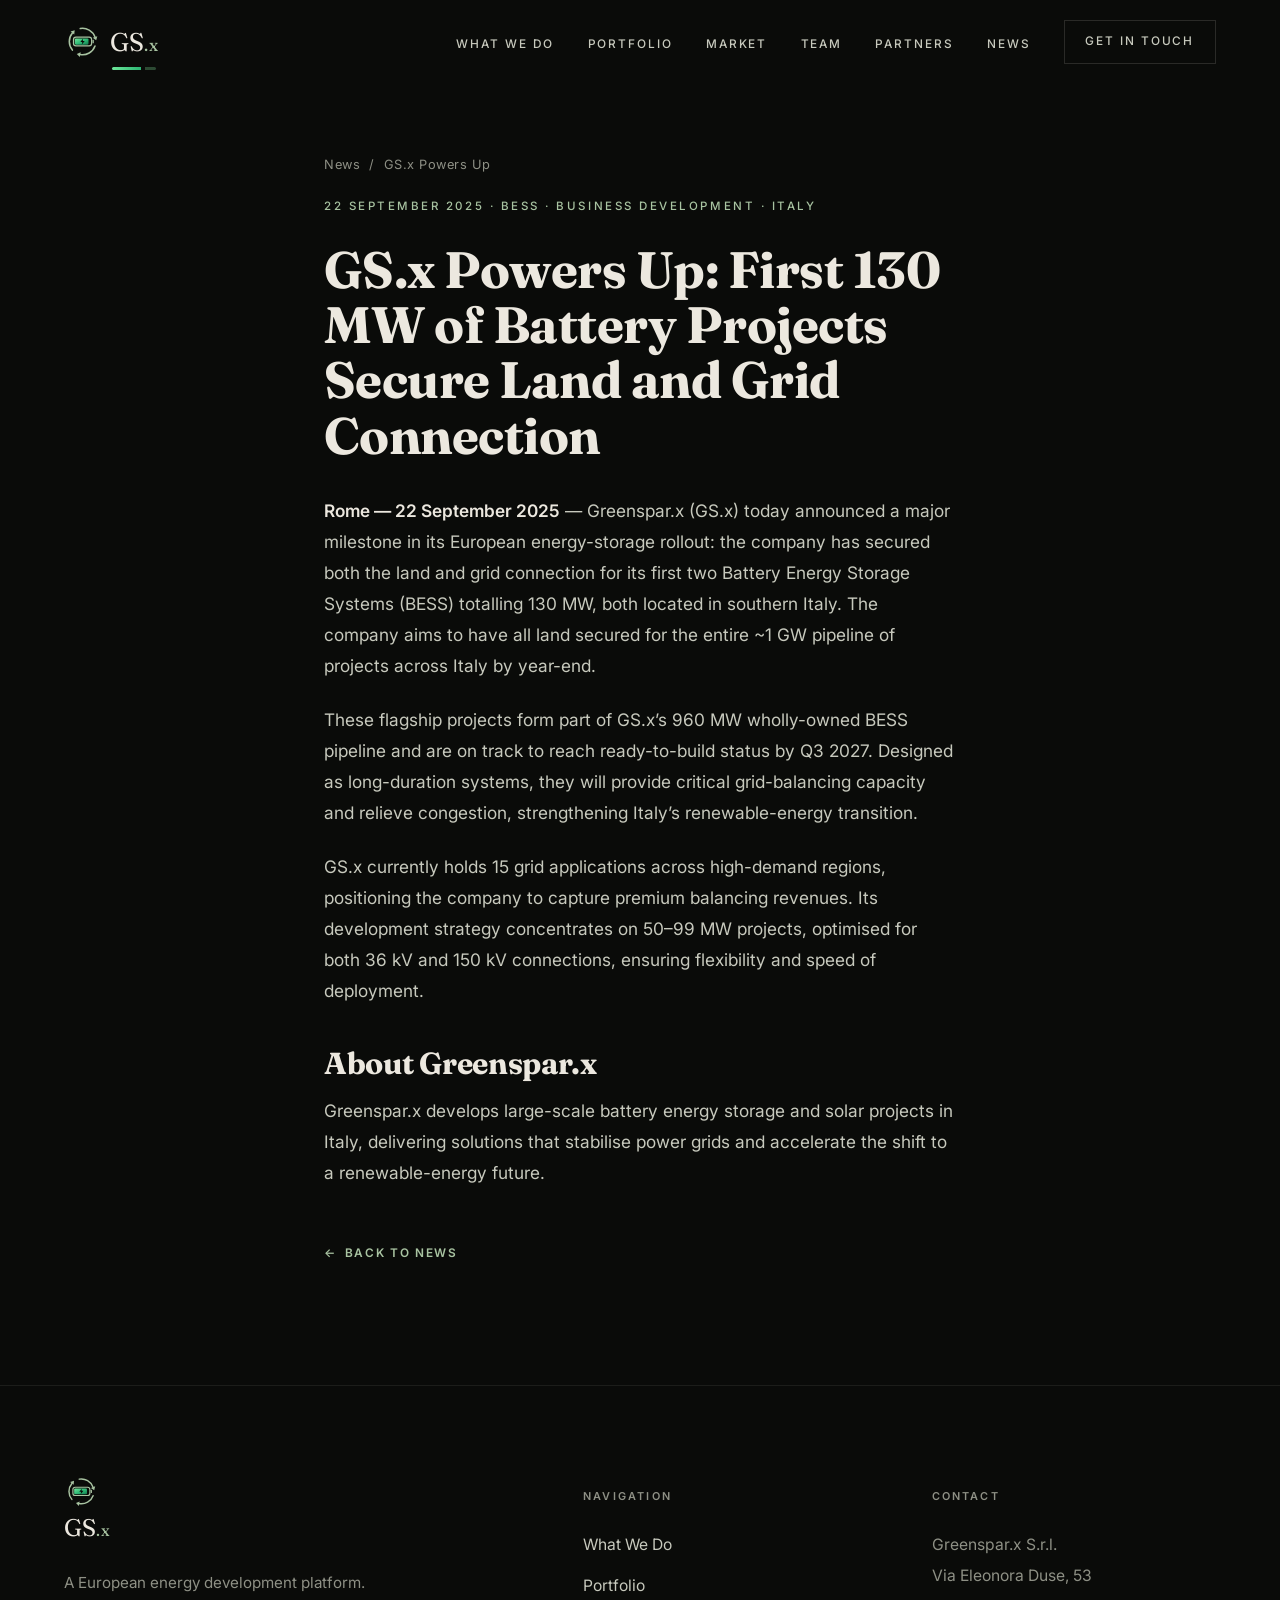
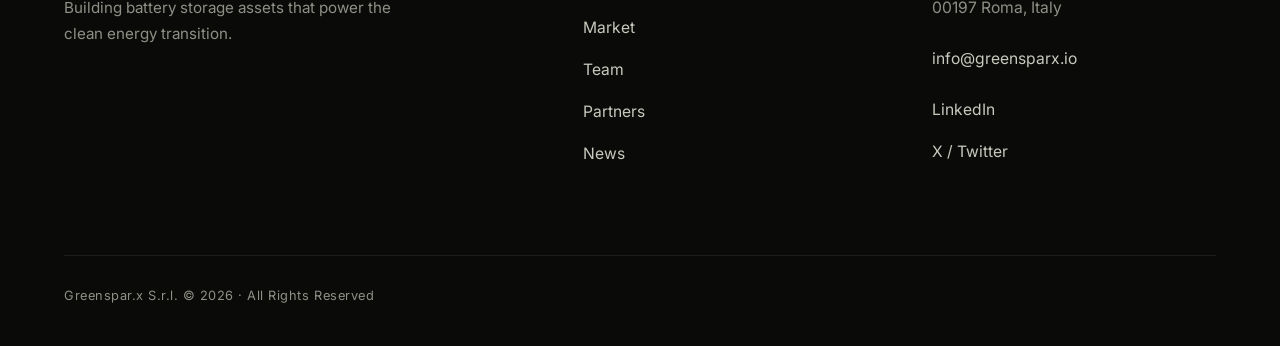
<file: news-gsx-powers-up.html>
<!DOCTYPE html>
<html lang="en">
<head>
  <meta charset="UTF-8" />
  <meta name="viewport" content="width=device-width, initial-scale=1.0" />
  <title>GS.x Powers Up: First 130 MW Secure Land and Grid &middot; GS.x</title>
  <meta name="description" content="Greenspar.x (GS.x) has secured land and grid connection for its first two BESS (130 MW) in southern Italy, part of its 960 MW wholly-owned pipeline targeting ready-to-build by Q3 2027." />
  <meta property="og:title" content="GS.x Powers Up: First 130 MW Secure Land and Grid Connection" />
  <meta property="og:description" content="Greenspar.x secures land and grid for its first two BESS (130 MW) in southern Italy." />
  <meta property="og:type" content="article" />
  <link rel="canonical" href="https://greensparx.io/news-gsx-powers-up.html" />
  <link rel="preconnect" href="https://fonts.googleapis.com" />
  <link rel="preconnect" href="https://fonts.gstatic.com" crossorigin />
  <link href="https://fonts.googleapis.com/css2?family=Fraunces:ital,opsz,wght@0,9..144,300..600;1,9..144,300..500&family=Inter:wght@400;500;600&display=swap" rel="stylesheet" />
  <link rel="icon" type="image/svg+xml" href="assets/favicon.svg" />
  <link rel="alternate icon" href="assets/favicon-32.png" sizes="32x32" type="image/png" />
  <link rel="apple-touch-icon" href="assets/apple-touch-icon.png" />
  <link rel="stylesheet" href="css/styles.css" />
</head>
<body>
  <header class="site-header">
    <div class="container">
      <nav class="nav" aria-label="Primary">
        <a class="brand" href="index.html#top" aria-label="Greenspar.x home"><svg class="brand-icon" viewBox="-84 -84 168 168" xmlns="http://www.w3.org/2000/svg" aria-hidden="true"><defs><linearGradient id="cfh" x1="0" y1="0" x2="1" y2="1"><stop offset="0" stop-color="#6ee79a"/><stop offset="0.55" stop-color="#2bb673"/><stop offset="1" stop-color="#127a4d"/></linearGradient></defs><g transform="rotate(0.00)"><path d="M 56.38 20.52 A 60 60 0 0 1 -10.42 59.09" fill="none" stroke="#a8c3a1" stroke-width="7" stroke-linecap="round"/><path d="M -26.18 56.31 L -12.33 69.92 L -8.51 48.26 Z" fill="#a8c3a1"/></g><g transform="rotate(120.00)"><path d="M 56.38 20.52 A 60 60 0 0 1 -10.42 59.09" fill="none" stroke="#a8c3a1" stroke-width="7" stroke-linecap="round"/><path d="M -26.18 56.31 L -12.33 69.92 L -8.51 48.26 Z" fill="#a8c3a1"/></g><g transform="rotate(240.00)"><path d="M 56.38 20.52 A 60 60 0 0 1 -10.42 59.09" fill="none" stroke="#a8c3a1" stroke-width="7" stroke-linecap="round"/><path d="M -26.18 56.31 L -12.33 69.92 L -8.51 48.26 Z" fill="#a8c3a1"/></g><rect x="-35" y="-14" width="62" height="28" rx="5" fill="url(#cfh)"/><rect x="-41" y="-20" width="82" height="40" rx="11" fill="none" stroke="#a8c3a1" stroke-width="5.5"/><rect x="45" y="-8" width="6" height="16" rx="3" fill="#a8c3a1"/><path transform="translate(-14.399999999999999,-14.399999999999999) scale(1.2)" fill="#0a0b09" d="M13.5 1 L3.5 13.5 H11 L9 23 L20.5 9.5 H13 Z"/></svg><span class="brand-wm">GS<span class="x">.x</span></span></a>
        <ul class="nav-links">
          <li><a href="index.html#approach">What we do</a></li>
          <li><a href="index.html#portfolio">Portfolio</a></li>
          <li><a href="index.html#market">Market</a></li>
          <li><a href="index.html#team">Team</a></li>
          <li><a href="index.html#partners">Partners</a></li>
          <li><a href="index.html#news">News</a></li>
          <li><a href="index.html#contact" class="btn btn--outline" style="padding:.7rem 1.3rem">Get in touch</a></li>
        </ul>
        <button class="nav-toggle" aria-label="Toggle menu" aria-expanded="false">
          <span></span><span></span><span></span>
        </button>
      </nav>
    </div>
  </header>

  <main id="top">
    <section class="article">
      <div class="container article-wrap">
        <p class="breadcrumb"><a href="index.html#news">News</a> &nbsp;/&nbsp; GS.x Powers Up</p>
        <p class="eyebrow">22 September 2025 &middot; BESS &middot; Business Development &middot; Italy</p>
        <h1 class="article-title">GS.x Powers Up: First 130 MW of Battery Projects Secure Land and Grid Connection</h1>
        <div class="prose">
          <p><strong>Rome &mdash; 22 September 2025</strong> &mdash; Greenspar.x (GS.x) today announced a major milestone in its European energy-storage rollout: the company has secured both the land and grid connection for its first two Battery Energy Storage Systems (BESS) totalling 130&nbsp;MW, both located in southern Italy. The company aims to have all land secured for the entire ~1&nbsp;GW pipeline of projects across Italy by year-end.</p>
          <p>These flagship projects form part of GS.x&rsquo;s 960&nbsp;MW wholly-owned BESS pipeline and are on track to reach ready-to-build status by Q3&nbsp;2027. Designed as long-duration systems, they will provide critical grid-balancing capacity and relieve congestion, strengthening Italy&rsquo;s renewable-energy transition.</p>
          <p>GS.x currently holds 15 grid applications across high-demand regions, positioning the company to capture premium balancing revenues. Its development strategy concentrates on 50&ndash;99&nbsp;MW projects, optimised for both 36&nbsp;kV and 150&nbsp;kV connections, ensuring flexibility and speed of deployment.</p>
          <h2>About Greenspar.x</h2>
          <p>Greenspar.x develops large-scale battery energy storage and solar projects in Italy, delivering solutions that stabilise power grids and accelerate the shift to a renewable-energy future.</p>
        </div>
        <p class="article-back"><a class="link-arrow" href="index.html#news"><span class="arrow">&larr;</span> Back to news</a></p>
      </div>
    </section>
  </main>

  <footer class="site-footer">
    <div class="container">
      <div class="footer-top">
        <div class="footer-brand">
          <a class="brand" href="index.html#top"><svg class="brand-icon" viewBox="-84 -84 168 168" xmlns="http://www.w3.org/2000/svg" aria-hidden="true"><defs><linearGradient id="cff" x1="0" y1="0" x2="1" y2="1"><stop offset="0" stop-color="#6ee79a"/><stop offset="0.55" stop-color="#2bb673"/><stop offset="1" stop-color="#127a4d"/></linearGradient></defs><g transform="rotate(0.00)"><path d="M 56.38 20.52 A 60 60 0 0 1 -10.42 59.09" fill="none" stroke="#a8c3a1" stroke-width="7" stroke-linecap="round"/><path d="M -26.18 56.31 L -12.33 69.92 L -8.51 48.26 Z" fill="#a8c3a1"/></g><g transform="rotate(120.00)"><path d="M 56.38 20.52 A 60 60 0 0 1 -10.42 59.09" fill="none" stroke="#a8c3a1" stroke-width="7" stroke-linecap="round"/><path d="M -26.18 56.31 L -12.33 69.92 L -8.51 48.26 Z" fill="#a8c3a1"/></g><g transform="rotate(240.00)"><path d="M 56.38 20.52 A 60 60 0 0 1 -10.42 59.09" fill="none" stroke="#a8c3a1" stroke-width="7" stroke-linecap="round"/><path d="M -26.18 56.31 L -12.33 69.92 L -8.51 48.26 Z" fill="#a8c3a1"/></g><rect x="-35" y="-14" width="62" height="28" rx="5" fill="url(#cff)"/><rect x="-41" y="-20" width="82" height="40" rx="11" fill="none" stroke="#a8c3a1" stroke-width="5.5"/><rect x="45" y="-8" width="6" height="16" rx="3" fill="#a8c3a1"/><path transform="translate(-14.399999999999999,-14.399999999999999) scale(1.2)" fill="#0a0b09" d="M13.5 1 L3.5 13.5 H11 L9 23 L20.5 9.5 H13 Z"/></svg><span class="brand-wm">GS<span class="x">.x</span></span></a>
          <p>A European energy development platform. Building battery storage assets that power the clean energy transition.</p>
        </div>
        <div class="footer-col">
          <h4>Navigation</h4>
          <a href="index.html#approach">What We Do</a>
          <a href="index.html#portfolio">Portfolio</a>
          <a href="index.html#market">Market</a>
          <a href="index.html#team">Team</a>
          <a href="index.html#partners">Partners</a>
          <a href="index.html#news">News</a>
        </div>
        <div class="footer-col">
          <h4>Contact</h4>
          <p class="addr">Greenspar.x S.r.l.</p>
          <p class="addr">Via Eleonora Duse, 53</p>
          <p class="addr">00197 Roma, Italy</p>
          <a class="gap" href="mailto:info@greensparx.io">info@greensparx.io</a>
          <a class="gap" href="https://www.linkedin.com/company/greensparxltd/" target="_blank" rel="noopener">LinkedIn</a>
          <a href="https://x.com/greensparXLtd" target="_blank" rel="noopener">X / Twitter</a>
        </div>
      </div>
      <div class="footer-bottom">Greenspar.x S.r.l. &copy; <span data-year>2026</span> &middot; All Rights Reserved</div>
    </div>
  </footer>

  <script src="js/main.js"></script>
</body>
</html>
</file>
<file: css/styles.css>
/* ==========================================================================
   GS.x — Greenspar.x
   Dark editorial design system. Plain CSS, no build step.
   Aesthetic: near-black canvas, high-end serif display with sage italics,
   uppercase letterspaced sans labels, generous negative space.
   ========================================================================== */

:root {
  /* Canvas */
  --ink:    #0a0b09;   /* near-black hero / base */
  --ink-2:  #0f1310;   /* dark olive-tinted alt sections */
  --ink-3:  #131713;   /* lifted panels / cards */

  /* Type colors */
  --paper:  #ece8df;   /* warm white */
  --soft:   #c7c9bd;   /* secondary text */
  --muted:  #8e9085;   /* muted labels / captions */

  /* Greens */
  --sage:        #a8c3a1;  /* italics, labels, dots */
  --sage-bright: #c2dab9;
  --forest:      #2c4a33;  /* solid buttons */
  --forest-hi:   #375b40;

  /* Lines */
  --line:      rgba(236, 232, 223, .14);
  --line-soft: rgba(236, 232, 223, .08);

  /* Type */
  --serif: "Fraunces", Georgia, "Times New Roman", serif;
  --sans:  "Inter", -apple-system, BlinkMacSystemFont, "Segoe UI", Roboto, Helvetica, Arial, sans-serif;

  /* Rhythm */
  --maxw: 1280px;
  --gutter: clamp(1.5rem, 5vw, 5rem);
  --transition: .4s cubic-bezier(.4, 0, .2, 1);
}

/* ------------------------------ Reset ----------------------------------- */
*, *::before, *::after { box-sizing: border-box; }
html { scroll-behavior: smooth; -webkit-text-size-adjust: 100%; scroll-padding-top: 90px; }
body {
  margin: 0;
  font-family: var(--sans);
  background: var(--ink);
  color: var(--paper);
  font-size: 17px;
  line-height: 1.65;
  -webkit-font-smoothing: antialiased;
  text-rendering: optimizeLegibility;
  font-feature-settings: "kern" 1;
}
img { max-width: 100%; display: block; }
a { color: inherit; text-decoration: none; }
ul { margin: 0; padding: 0; list-style: none; }
::selection { background: var(--sage); color: var(--ink); }

/* Display serif */
h1, h2, h3, .serif { font-family: var(--serif); font-weight: 400; line-height: 1.04; letter-spacing: -.01em; margin: 0; }
em, .it { font-style: italic; color: var(--sage); }
p { margin: 0 0 1.1rem; color: var(--soft); }

/* ------------------------------ Layout ---------------------------------- */
.container { width: 100%; max-width: var(--maxw); margin-inline: auto; padding-inline: var(--gutter); }
.section { padding-block: clamp(4.5rem, 11vw, 9rem); position: relative; }
.section--alt { background: var(--ink-2); }
.divider-top { border-top: 1px solid var(--line-soft); }

/* Eyebrow label */
.eyebrow {
  font-family: var(--sans);
  font-size: .72rem; font-weight: 500; letter-spacing: .22em; text-transform: uppercase;
  color: var(--sage); margin: 0 0 1.6rem;
}

/* Display headings */
.h-hero    { font-size: clamp(2.9rem, 7.5vw, 6rem); }
.h-section { font-size: clamp(2.2rem, 5.2vw, 4rem); }
.h-card    { font-size: clamp(1.5rem, 2.6vw, 1.9rem); }

.lede { color: var(--soft); font-size: clamp(1.02rem, 1.4vw, 1.18rem); max-width: 46ch; line-height: 1.7; }
.measure { max-width: 60ch; }

/* Numbers (old-style serif figures) */
.figure { font-family: var(--serif); font-variant-numeric: oldstyle-nums; font-weight: 400; letter-spacing: -.02em; }

/* ------------------------------ Buttons --------------------------------- */
.btn {
  display: inline-flex; align-items: center; gap: .6rem;
  font-family: var(--sans); font-size: .76rem; font-weight: 600; letter-spacing: .14em; text-transform: uppercase;
  padding: 1.05rem 1.9rem; cursor: pointer; border: 1px solid transparent;
  transition: var(--transition); white-space: nowrap;
}
.btn--solid { background: var(--forest); color: var(--paper); }
.btn--solid:hover { background: var(--forest-hi); }
.btn--outline { border-color: var(--line); color: var(--paper); background: transparent; }
.btn--outline:hover { border-color: var(--sage); color: var(--sage); }
.btn--text { padding: 1.05rem 0; color: var(--paper); background: none; }
.btn--text:hover { color: var(--sage); }
.btn .arrow { transition: transform var(--transition); }
.btn:hover .arrow { transform: translateX(4px); }
.link-arrow {
  font-family: var(--sans); font-size: .74rem; font-weight: 600; letter-spacing: .14em; text-transform: uppercase;
  color: var(--sage); display: inline-flex; gap: .5rem; align-items: center; transition: var(--transition);
}
.link-arrow:hover { color: var(--sage-bright); gap: .8rem; }

/* ------------------------------ Header ---------------------------------- */
.site-header {
  position: fixed; top: 0; left: 0; right: 0; z-index: 100;
  transition: background var(--transition), border-color var(--transition);
  border-bottom: 1px solid transparent;
}
.site-header.scrolled {
  background: rgba(10, 11, 9, .82);
  backdrop-filter: saturate(160%) blur(16px);
  border-bottom-color: var(--line-soft);
}
.nav { display: flex; align-items: center; justify-content: space-between; height: 84px; }
.brand { font-family: var(--serif); font-size: 1.6rem; letter-spacing: .01em; color: var(--paper); display: inline-flex; align-items: center; gap: .55rem; }
.brand-icon { width: 1.45em; height: 1.45em; display: block; flex: 0 0 auto; }
.brand-wm { position: relative; display: inline-block; }
.brand .x { font-size: .68em; color: var(--sage); }
/* Logo charge-bar underline (concept 10) — header wordmark only */
.site-header .brand-wm::after {
  content: ""; position: absolute; left: 2px; right: 2px; bottom: -7px; height: 3px; border-radius: 2px;
  background: linear-gradient(90deg, #6ee79a 0%, #2bb673 66%, transparent 66%, transparent 76%, var(--forest) 76%, var(--forest) 100%);
}
.nav-links { display: flex; align-items: center; gap: clamp(1.4rem, 2.6vw, 2.6rem); }
.nav-links a {
  font-size: .74rem; font-weight: 500; letter-spacing: .16em; text-transform: uppercase; color: var(--soft);
  transition: color var(--transition); position: relative;
}
.nav-links a:hover { color: var(--paper); }
.nav-links a::after {
  content: ""; position: absolute; left: 0; bottom: -7px; height: 1px; width: 0; background: var(--sage);
  transition: width var(--transition);
}
.nav-links a:hover::after { width: 100%; }
.nav-toggle { display: none; background: none; border: 0; cursor: pointer; padding: .6rem; z-index: 110; }
.nav-toggle span { display: block; width: 26px; height: 1.5px; background: var(--paper); margin: 6px 0; transition: var(--transition); }
.nav.open .nav-toggle span:nth-child(1) { transform: translateY(7.5px) rotate(45deg); }
.nav.open .nav-toggle span:nth-child(2) { opacity: 0; }
.nav.open .nav-toggle span:nth-child(3) { transform: translateY(-7.5px) rotate(-45deg); }

/* Language switch (EN / IT flags) */
.lang-switch { display: flex; align-items: center; gap: .5rem; }
.lang { display: block; width: 26px; height: 17px; border-radius: 3px; overflow: hidden; opacity: .45; transition: opacity var(--transition), box-shadow var(--transition); box-shadow: 0 0 0 1px rgba(236, 232, 223, .18); }
.lang:hover { opacity: .85; }
.lang.active { opacity: 1; box-shadow: 0 0 0 1px var(--sage); cursor: default; }
.lang .flag { width: 100%; height: 100%; display: block; }

/* ------------------------------ Hero ------------------------------------ */
.hero { padding-top: 84px; min-height: 100vh; display: flex; align-items: stretch; }
.hero-grid { display: grid; grid-template-columns: 1fr 1fr; flex: 1; align-items: stretch; }
.hero-copy { display: flex; flex-direction: column; justify-content: center; padding: clamp(2rem, 6vw, 5rem) var(--gutter) clamp(2rem,6vw,5rem) 0; }
.hero-copy.container-left { padding-left: max(var(--gutter), calc((100vw - var(--maxw)) / 2 + var(--gutter))); }
.hero h1 { margin-bottom: 2rem; }
.hero .lede { margin-bottom: 2.6rem; }
.hero-actions { display: flex; align-items: center; gap: 1.6rem; flex-wrap: wrap; }

/* Energy field (CSS recreation of the green particle hero image) */
.energy-field {
  position: relative; overflow: hidden; background: #04130a;
  background-image:
    radial-gradient(2px 2px at 20% 70%, rgba(160,255,180,.9), transparent 60%),
    radial-gradient(2px 2px at 35% 80%, rgba(120,230,150,.7), transparent 60%),
    radial-gradient(3px 3px at 55% 60%, rgba(180,255,200,.85), transparent 60%),
    radial-gradient(2px 2px at 70% 78%, rgba(120,220,150,.7), transparent 60%),
    radial-gradient(2px 2px at 85% 65%, rgba(160,255,180,.8), transparent 60%),
    radial-gradient(2px 2px at 15% 50%, rgba(120,210,150,.5), transparent 60%),
    radial-gradient(2px 2px at 45% 45%, rgba(150,240,175,.5), transparent 60%),
    radial-gradient(2px 2px at 78% 40%, rgba(130,220,160,.45), transparent 60%),
    radial-gradient(900px 500px at 50% 120%, rgba(60,200,110,.55), transparent 60%),
    radial-gradient(700px 420px at 30% 95%, rgba(40,160,90,.5), transparent 65%),
    linear-gradient(180deg, #04140b 0%, #06180d 40%, #0a2614 80%, #0e3a1d 100%);
}
.energy-field::before {
  content: ""; position: absolute; inset: 0;
  background-image:
    radial-gradient(1px 1px at 25% 88%, rgba(200,255,210,.9), transparent),
    radial-gradient(1px 1px at 60% 92%, rgba(200,255,210,.8), transparent),
    radial-gradient(1px 1px at 40% 85%, rgba(200,255,210,.7), transparent),
    radial-gradient(1px 1px at 90% 90%, rgba(200,255,210,.7), transparent),
    radial-gradient(1px 1px at 10% 82%, rgba(200,255,210,.6), transparent);
  filter: blur(.3px);
  animation: drift 14s ease-in-out infinite alternate;
}
.energy-field::after {
  content: ""; position: absolute; inset: 0;
  background: linear-gradient(105deg, var(--ink) 0%, rgba(10,11,9,.2) 22%, transparent 45%);
}
@keyframes drift { from { transform: translateY(0); } to { transform: translateY(-14px); } }

/* Hero photo — large-scale BESS image behind the metrics.
   Drop the file at assets/hero-bess.png (or change the url below to a direct
   image URL). If absent, it's transparent and the energy-field shows through. */
.hero-photo {
  position: absolute; inset: 0; z-index: 1;
  background-image: url("../assets/hero-bess.png");
  background-size: cover; background-position: center; background-repeat: no-repeat;
}
.hero-photo::after {
  content: ""; position: absolute; inset: 0;
  background:
    linear-gradient(105deg, var(--ink) 0%, rgba(10, 11, 9, .35) 30%, transparent 62%),
    linear-gradient(180deg, rgba(4, 12, 8, .12), rgba(4, 12, 8, .5));
}

.hero-stats {
  position: absolute; inset: 0; z-index: 2;
  display: grid; grid-template-columns: 1fr 1fr; grid-template-rows: 1fr 1fr;
  gap: 1rem; padding: clamp(2.5rem, 6vw, 5rem) clamp(2rem, 5vw, 4rem);
  align-content: center;
}
.hstat .num { font-size: clamp(2.4rem, 4.5vw, 3.6rem); color: var(--paper); line-height: 1; text-shadow: 0 2px 18px rgba(0, 0, 0, .55); }
.hstat .num .u { font-size: .42em; letter-spacing: .02em; margin-left: .15em; color: var(--paper); }
.hstat .cap { font-family: var(--sans); font-size: .68rem; font-weight: 500; letter-spacing: .18em; text-transform: uppercase; color: var(--soft); margin-top: .7rem; text-shadow: 0 1px 10px rgba(0, 0, 0, .6); }

/* ------------------------------ Section head ---------------------------- */
.section-head { max-width: 620px; }
.split { display: grid; grid-template-columns: 1fr 1fr; gap: clamp(2.5rem, 7vw, 7rem); align-items: start; }
.split--top { align-items: start; }

/* ------------------------------ Approach (01–04) ------------------------ */
.steps { display: flex; flex-direction: column; }
.step { display: grid; grid-template-columns: 3rem 1fr; gap: 1.5rem; padding: 2rem 0; border-top: 1px solid var(--line-soft); }
.step:last-child { border-bottom: 1px solid var(--line-soft); }
.step .idx { font-family: var(--serif); font-variant-numeric: oldstyle-nums; font-size: 1rem; color: var(--sage); padding-top: .25rem; }
.step h3 { font-family: var(--sans); font-size: 1.05rem; font-weight: 600; letter-spacing: .01em; color: var(--paper); margin-bottom: .6rem; }
.step p { margin: 0; color: var(--muted); font-size: .98rem; max-width: 46ch; }

/* ------------------------------ Portfolio cards ------------------------- */
.cards-3 { display: grid; grid-template-columns: repeat(3, 1fr); gap: clamp(1.5rem, 3vw, 3rem); margin-top: clamp(2.5rem, 6vw, 5rem); }
.cards-2 { display: grid; grid-template-columns: repeat(2, 1fr); gap: clamp(1.5rem, 4vw, 4rem); margin-top: clamp(2.5rem, 6vw, 5rem); max-width: 880px; }
.pcard--feature { border: 1px solid var(--line); padding: clamp(2rem, 4vw, 3rem); background: rgba(236, 232, 223, .02); }
.pcard { display: flex; flex-direction: column; }
.tag {
  align-self: flex-start; font-family: var(--sans); font-size: .66rem; font-weight: 600; letter-spacing: .16em; text-transform: uppercase;
  color: var(--sage); border: 1px solid var(--line); padding: .5rem .8rem; margin-bottom: 2rem;
}
.pcard .num { font-size: clamp(2.4rem, 4vw, 3.2rem); color: var(--paper); margin-bottom: 1.2rem; }
.pcard .num .u { font-size: .4em; margin-left: .12em; }
.pcard h3 { font-family: var(--sans); font-size: 1.05rem; font-weight: 600; color: var(--paper); margin-bottom: 1rem; }
.pcard p { color: var(--muted); font-size: .96rem; margin-bottom: 1.8rem; }
.pcard .status {
  margin-top: auto; font-family: var(--sans); font-size: .68rem; font-weight: 500; letter-spacing: .14em; text-transform: uppercase;
  color: var(--soft); display: inline-flex; align-items: center; gap: .6rem;
}
.pcard .status::before { content: ""; width: 7px; height: 7px; border-radius: 50%; background: var(--sage); flex: 0 0 auto; }

/* ------------------------------ Team ------------------------------------ */
.team-intro { margin-bottom: clamp(3rem, 7vw, 5.5rem); }
.team-grid { display: grid; grid-template-columns: repeat(3, 1fr); gap: clamp(1.5rem, 3vw, 3rem); }
.member .avatar {
  position: relative; overflow: hidden;
  width: 72px; height: 72px; border-radius: 50%; background: var(--forest);
  display: grid; place-items: center; font-family: var(--serif); font-size: 1.2rem; color: var(--paper);
  margin-bottom: 1.6rem;
}
.member .avatar-img { position: absolute; inset: 0; width: 100%; height: 100%; object-fit: cover; }
.member h3 { font-family: var(--serif); font-size: 1.45rem; color: var(--paper); margin-bottom: .35rem; }
.member .role { font-family: var(--sans); font-size: .82rem; letter-spacing: .06em; color: var(--sage); margin-bottom: .15rem; }
.member .cred { font-family: var(--sans); font-size: .72rem; font-weight: 600; letter-spacing: .12em; text-transform: uppercase; color: var(--muted); }
.member h3 .cred-inline { font-family: var(--sans); font-size: .56rem; font-weight: 600; letter-spacing: .14em; text-transform: uppercase; color: var(--sage); vertical-align: middle; margin-left: .5rem; white-space: nowrap; }
.member .sep { height: 1px; background: var(--line-soft); margin: 1.3rem 0; }
.member p { color: var(--muted); font-size: .92rem; margin-bottom: 1.5rem; }

/* ------------------------------ Partners (2×2) -------------------------- */
.partners-grid { display: grid; grid-template-columns: 1fr 1fr; gap: 0; margin-top: clamp(3rem, 7vw, 6rem); }
.partner { padding: clamp(2rem, 4vw, 3.5rem); border-top: 1px solid var(--line-soft); }
.partner:nth-child(odd) { border-right: 1px solid var(--line-soft); }
.partner .label { font-family: var(--sans); font-size: .68rem; font-weight: 600; letter-spacing: .18em; text-transform: uppercase; color: var(--sage); margin-bottom: 1.4rem; }
.partner h3 { font-family: var(--serif); font-size: clamp(1.4rem, 2.4vw, 1.9rem); color: var(--paper); margin-bottom: 1.1rem; }
.partner p { color: var(--muted); font-size: .98rem; margin: 0; max-width: 48ch; }

/* ------------------------------ Investors ------------------------------- */
.invest-grid { display: grid; grid-template-columns: repeat(3, 1fr); gap: clamp(1.5rem,3vw,3rem); margin-top: clamp(2.5rem,6vw,4.5rem); }
.ipoint { border-top: 1px solid var(--line-soft); padding-top: 1.6rem; }
.ipoint .num { font-size: clamp(2rem, 3.5vw, 2.8rem); color: var(--paper); margin-bottom: .8rem; }
.ipoint .num .u { font-size: .42em; margin-left: .12em; }
.ipoint h3 { font-family: var(--sans); font-size: .95rem; font-weight: 600; color: var(--paper); margin-bottom: .5rem; }
.ipoint p { color: var(--muted); font-size: .92rem; margin: 0; }

/* ------------------------------ Investor relations + form --------------- */
.bullets { margin-top: clamp(2rem, 4vw, 2.8rem); border-top: 1px solid var(--line-soft); }
.bullets li { display: flex; gap: 1.1rem; padding: 1.25rem 0; border-bottom: 1px solid var(--line-soft); color: var(--soft); font-size: .98rem; }
.bullets li::before { content: ""; width: 7px; height: 7px; border-radius: 50%; background: var(--sage); margin-top: .55rem; flex: 0 0 auto; }

.form-panel { background: #2c4733; padding: clamp(1.8rem, 3.5vw, 3rem); }
.form-panel h3 { font-family: var(--serif); font-size: clamp(1.6rem, 2.6vw, 2.1rem); color: var(--paper); margin-bottom: .8rem; }
.form-panel .intro { color: rgba(236, 232, 223, .8); font-size: .98rem; margin-bottom: 2rem; }
.form-grid { display: grid; grid-template-columns: 1fr 1fr; gap: 1.4rem; }
.field { display: flex; flex-direction: column; }
.field.full { grid-column: 1 / -1; }
.field label { font-family: var(--sans); font-size: .66rem; font-weight: 600; letter-spacing: .16em; text-transform: uppercase; color: rgba(236, 232, 223, .65); margin-bottom: .6rem; }
.field input, .field select, .field textarea {
  font: inherit; font-size: .96rem; color: var(--paper); background: rgba(0, 0, 0, .22);
  border: 1px solid rgba(236, 232, 223, .2); padding: .85rem 1rem; width: 100%; transition: var(--transition);
}
.field textarea { min-height: 120px; resize: vertical; }
.field select {
  appearance: none; -webkit-appearance: none; cursor: pointer;
  background-image: url("data:image/svg+xml,%3Csvg xmlns='http://www.w3.org/2000/svg' width='12' height='8' viewBox='0 0 12 8'%3E%3Cpath fill='none' stroke='%23ece8df' stroke-width='1.5' d='M1 1l5 5 5-5'/%3E%3C/svg%3E");
  background-repeat: no-repeat; background-position: right 1rem center; padding-right: 2.5rem;
}
.field select option { color: #0a0b09; }
.field input::placeholder, .field textarea::placeholder { color: rgba(236, 232, 223, .4); }
.field input:focus, .field select:focus, .field textarea:focus { outline: none; border-color: var(--sage); }
.btn-send { width: 100%; margin-top: 1.8rem; background: var(--ink); color: var(--paper); border: 0; justify-content: center; }
.btn-send:hover { background: #000; }
.form-note { color: #dbeed2; font-size: .9rem; margin-top: 1rem; }

/* ------------------------------ Contact / CTA --------------------------- */
.contact { text-align: left; }
.contact .h-section { max-width: 18ch; margin-bottom: 2.2rem; }
.contact-row { display: flex; flex-wrap: wrap; gap: 2.5rem 4rem; align-items: flex-end; justify-content: space-between; }
.contact-actions { display: flex; gap: 1.5rem; align-items: center; flex-wrap: wrap; }
.contact-meta { display: flex; gap: 3rem; flex-wrap: wrap; }
.contact-meta .item .k { font-family: var(--sans); font-size: .68rem; font-weight: 600; letter-spacing: .16em; text-transform: uppercase; color: var(--muted); margin-bottom: .5rem; }
.contact-meta .item .v { font-family: var(--serif); font-size: 1.25rem; color: var(--paper); }
.contact-meta .item a.v:hover { color: var(--sage); }

/* ------------------------------ News ------------------------------------ */
.news-list { margin-top: clamp(2.5rem, 6vw, 4rem); border-top: 1px solid var(--line-soft); }
.news-item {
  display: grid; grid-template-columns: 200px 1fr auto; gap: 2rem; align-items: start;
  padding: 2rem 0; border-bottom: 1px solid var(--line-soft); transition: var(--transition);
}
.news-meta { display: flex; flex-direction: column; gap: .5rem; padding-top: .35rem; }
.news-meta .date { font-size: .82rem; color: var(--soft); letter-spacing: .02em; }
.news-meta .cat { font-family: var(--sans); font-size: .66rem; font-weight: 600; letter-spacing: .16em; text-transform: uppercase; color: var(--sage); }
.news-item h3 { font-family: var(--serif); font-size: clamp(1.35rem, 2.3vw, 1.85rem); color: var(--paper); margin-bottom: .55rem; transition: color var(--transition); }
.news-item:hover h3 { color: var(--sage-bright); }
.news-item p { margin: 0; color: var(--muted); font-size: .96rem; max-width: 62ch; }
.news-read { font-family: var(--sans); font-size: .72rem; font-weight: 600; letter-spacing: .14em; text-transform: uppercase; color: var(--sage); display: inline-flex; gap: .5rem; align-items: center; white-space: nowrap; padding-top: .35rem; }
.news-read .arrow { transition: transform var(--transition); }
.news-item:hover .news-read .arrow { transform: translateX(4px); }

/* ------------------------------ Article (news) -------------------------- */
.article { padding: clamp(8rem, 12vw, 11rem) 0 clamp(4rem, 8vw, 7rem); }
.article-wrap { max-width: 760px; margin-inline: auto; }
.article .breadcrumb { font-size: .8rem; letter-spacing: .04em; color: var(--muted); margin-bottom: 1.4rem; }
.article .breadcrumb a:hover { color: var(--sage); }
.article-title { font-family: var(--serif); font-weight: 700; font-size: clamp(2rem, 4.6vw, 3.2rem); line-height: 1.08; letter-spacing: -.01em; margin: .6rem 0 2rem; }
.prose { font-size: 1.08rem; line-height: 1.8; color: var(--soft); }
.prose p { margin: 0 0 1.4rem; }
.prose strong { color: var(--paper); font-weight: 600; }
.prose h2 { font-family: var(--serif); font-weight: 700; font-size: clamp(1.4rem, 2.6vw, 1.9rem); color: var(--paper); margin: 2.6rem 0 1rem; }
.article-back { margin-top: 3rem; }

/* ------------------------------ Footer ---------------------------------- */
.site-footer { border-top: 1px solid var(--line-soft); padding-block: clamp(3.5rem, 7vw, 5.5rem) 2.5rem; }
.footer-top { display: grid; grid-template-columns: 1.6fr 1fr 1fr; gap: clamp(2rem, 5vw, 4rem); }
.footer-brand .brand { font-size: 1.5rem; display: inline-block; margin-bottom: 1.4rem; }
.footer-brand p { color: var(--muted); font-size: .95rem; max-width: 34ch; margin: 0; }
.footer-col h4 { font-family: var(--sans); font-size: .68rem; font-weight: 600; letter-spacing: .2em; text-transform: uppercase; color: var(--muted); margin-bottom: 1.6rem; }
.footer-col a, .footer-col p { display: block; color: var(--soft); font-size: .98rem; margin: 0 0 1rem; transition: color var(--transition); }
.footer-col a:hover { color: var(--sage); }
.footer-col .addr { color: var(--muted); margin-bottom: .35rem; }
.footer-col .gap { margin-top: 1.6rem; }
.footer-bottom { margin-top: clamp(3rem, 6vw, 4.5rem); padding-top: 1.8rem; border-top: 1px solid var(--line-soft); color: var(--muted); font-size: .8rem; letter-spacing: .04em; }

/* ------------------------------ Reveal ---------------------------------- */
.reveal { opacity: 0; transform: translateY(24px); transition: opacity .9s ease, transform .9s cubic-bezier(.4,0,.2,1); }
.reveal.in { opacity: 1; transform: none; }
@media (prefers-reduced-motion: reduce) {
  .reveal { opacity: 1; transform: none; transition: none; }
  .energy-field::before { animation: none; }
  html { scroll-behavior: auto; }
}

/* ------------------------------ Responsive ------------------------------ */
@media (max-width: 1000px) {
  .hero-grid { grid-template-columns: 1fr; }
  .energy-field { min-height: 52vh; order: 2; }
  .hero-copy { order: 1; padding: 7rem var(--gutter) 3rem; }
  .hero-copy.container-left { padding-left: var(--gutter); }
  .hero { min-height: auto; }
  .split { grid-template-columns: 1fr; }
  .cards-3, .cards-2, .invest-grid { grid-template-columns: 1fr; }
  .team-grid { grid-template-columns: 1fr 1fr; }
}
@media (max-width: 760px) {
  .nav-toggle { display: block; }
  .nav-links {
    position: fixed; inset: 84px 0 auto 0; flex-direction: column; align-items: flex-start; gap: 0;
    background: var(--ink-2); border-bottom: 1px solid var(--line); padding: 1rem var(--gutter) 2rem;
    transform: translateY(-120%); transition: transform var(--transition); height: auto;
  }
  .nav.open .nav-links { transform: translateY(0); }
  .nav-links a { padding: 1rem 0; font-size: .95rem; width: 100%; border-bottom: 1px solid var(--line-soft); }
  .nav-links a::after { display: none; }
  .hero-stats { grid-template-columns: 1fr 1fr; gap: 1.5rem 1rem; }
  .form-grid { grid-template-columns: 1fr; }
  .footer-top { grid-template-columns: 1fr; gap: 2.5rem; }
  .news-item { grid-template-columns: 1fr; gap: .9rem; }
  .partners-grid { grid-template-columns: 1fr; }
  .partner:nth-child(odd) { border-right: 0; }
  .team-grid { grid-template-columns: 1fr; }
  .contact-row { flex-direction: column; align-items: flex-start; }
}
</file>
